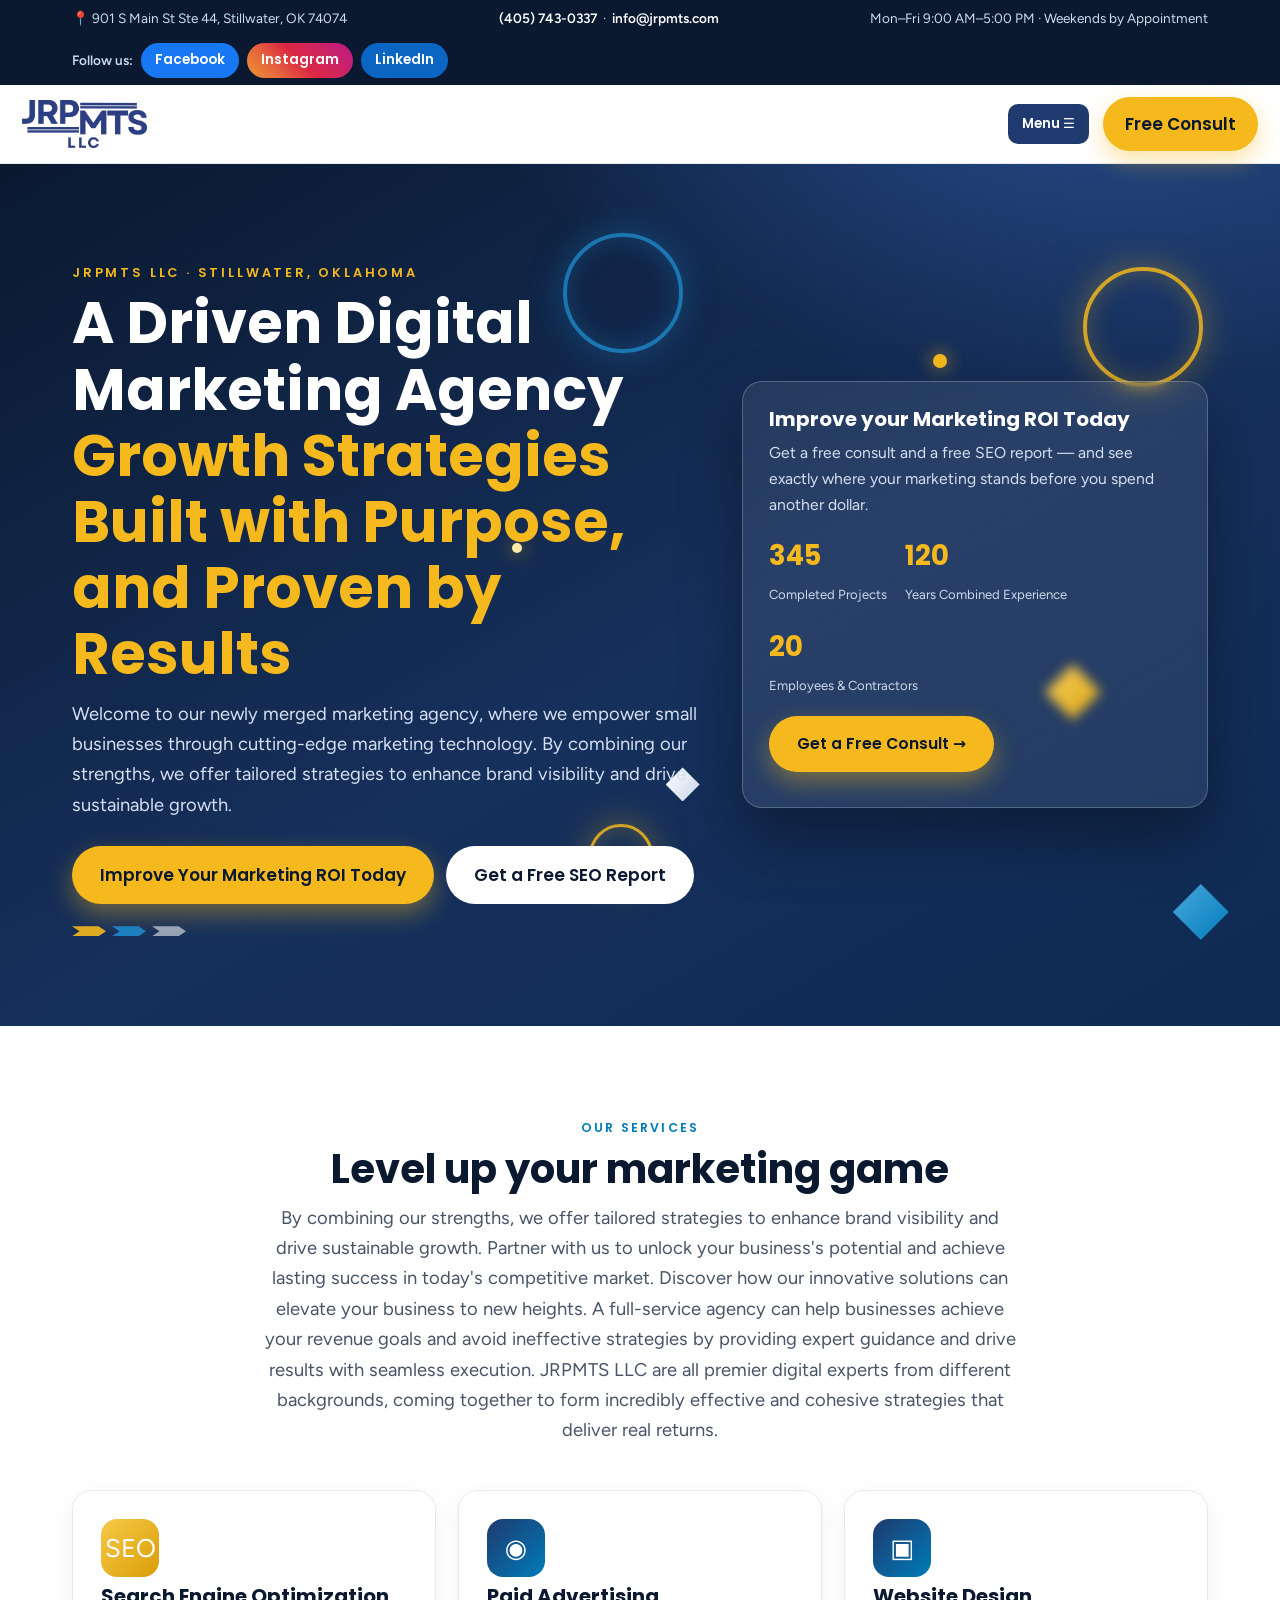
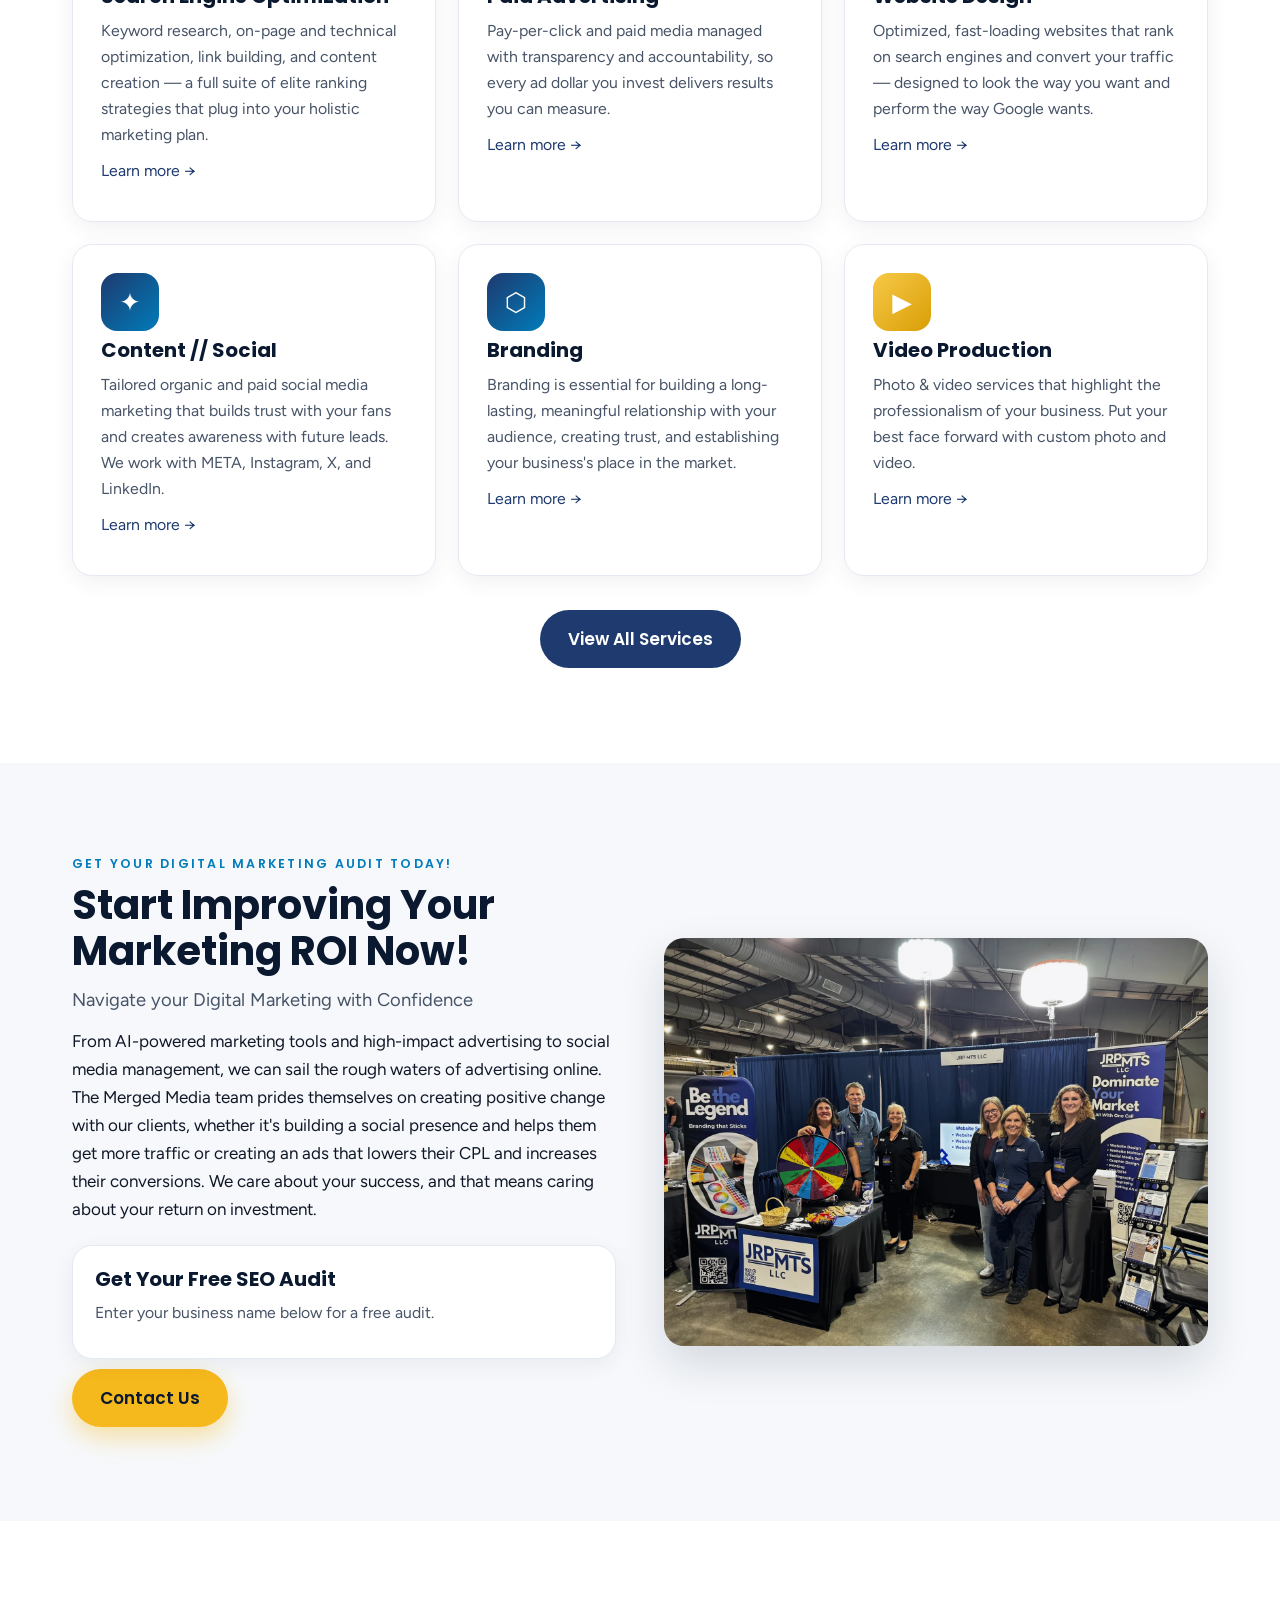
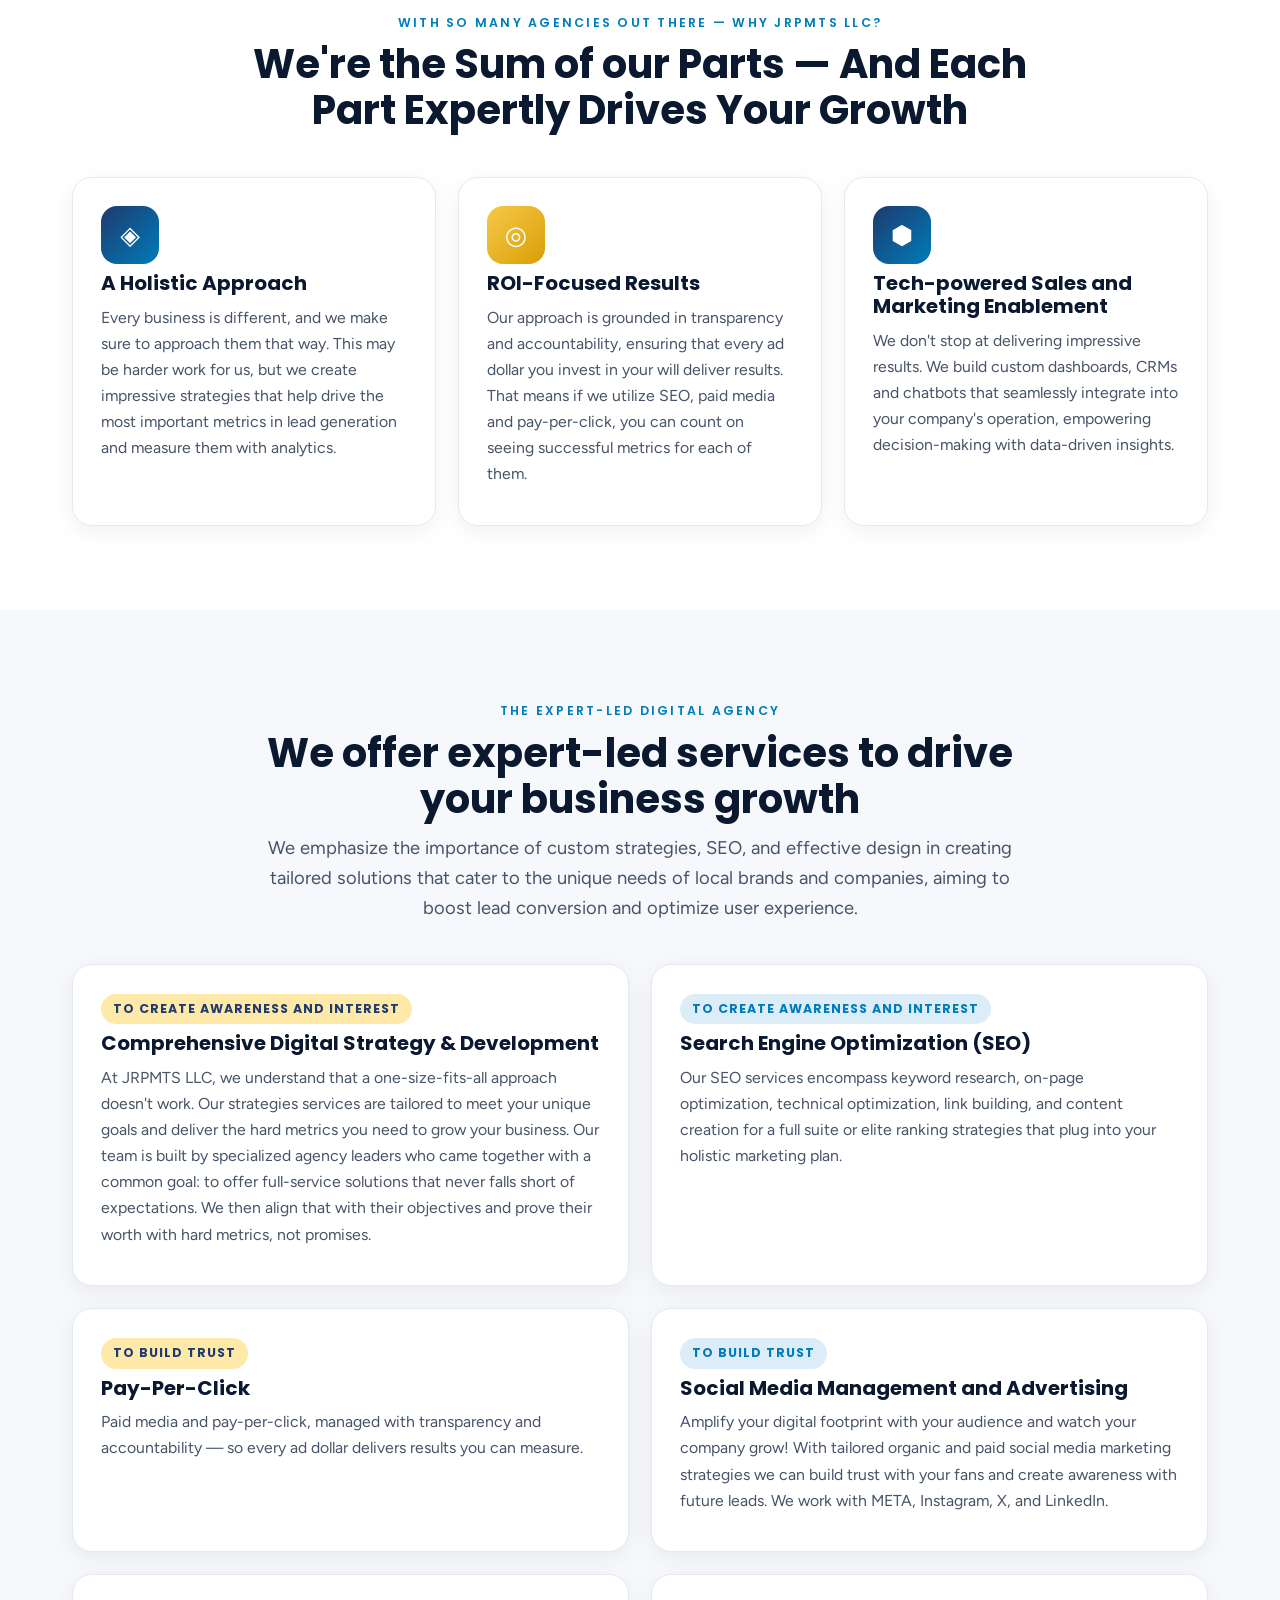
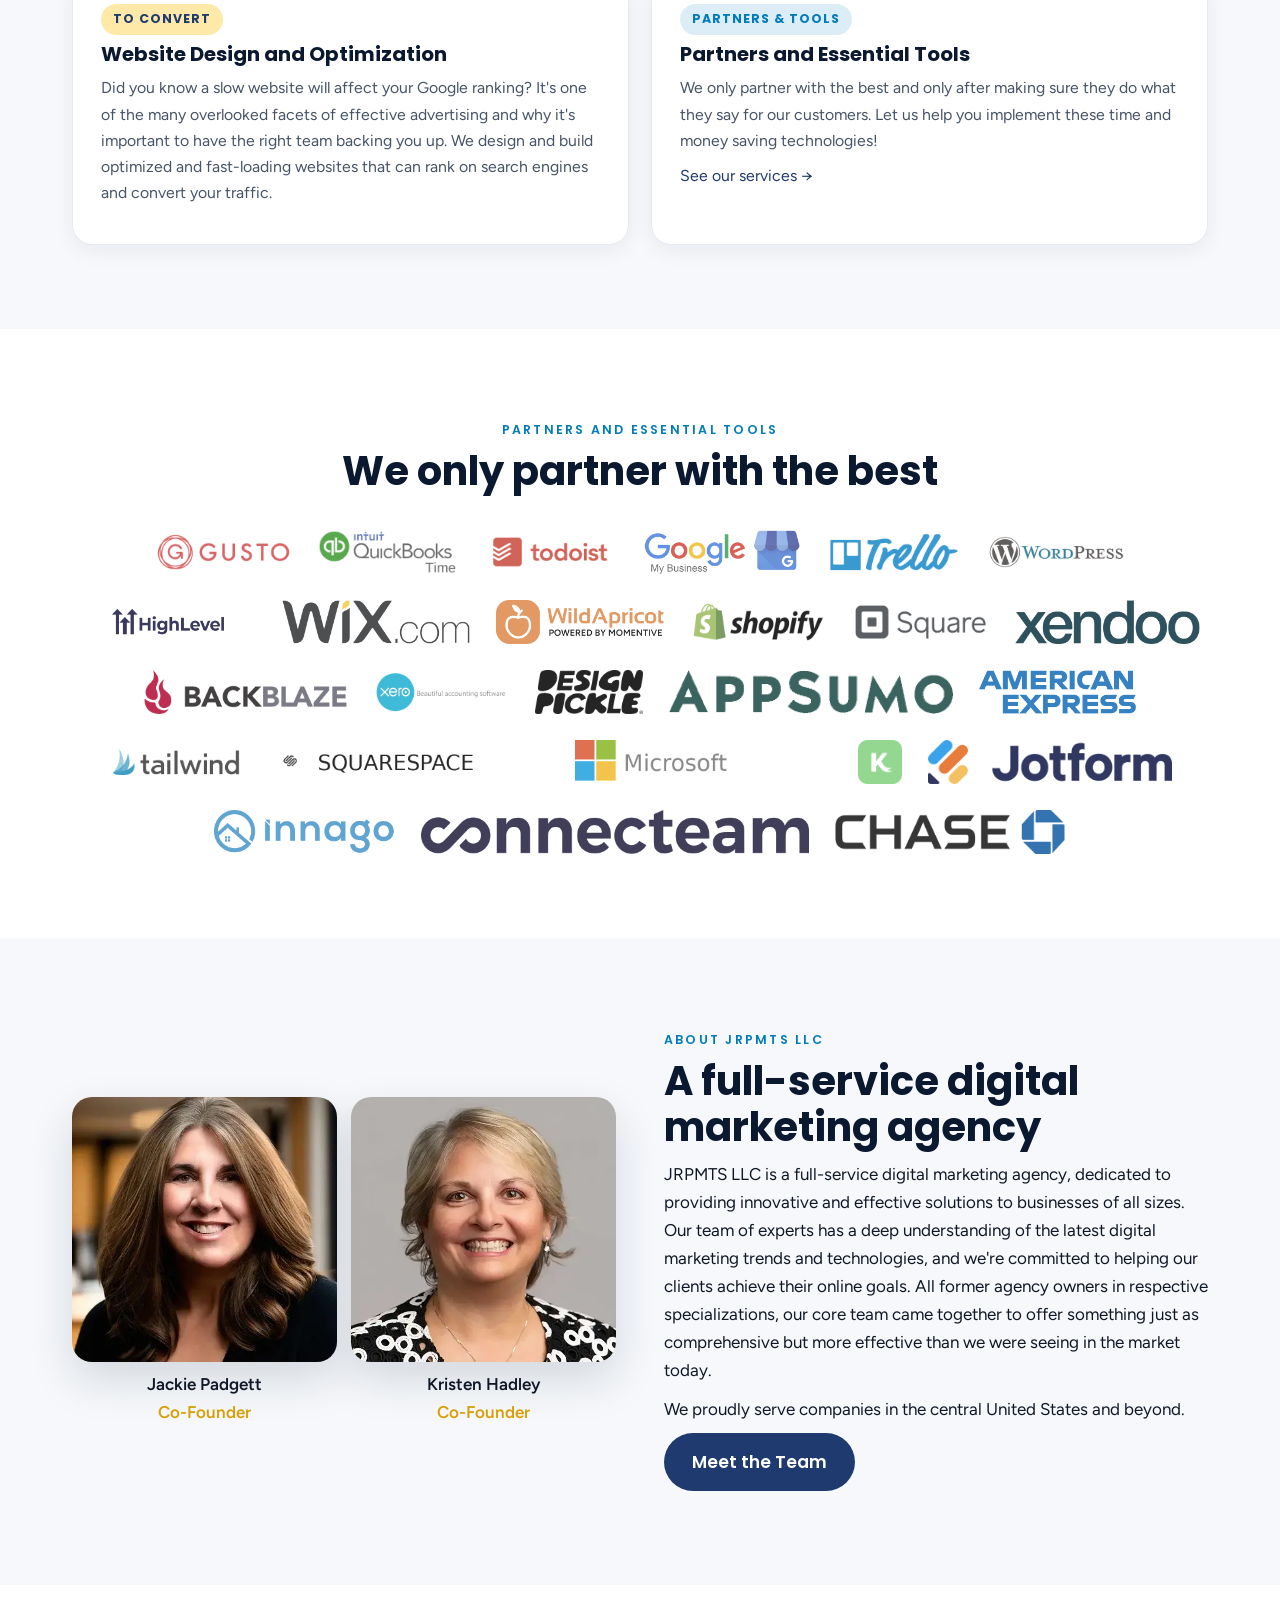
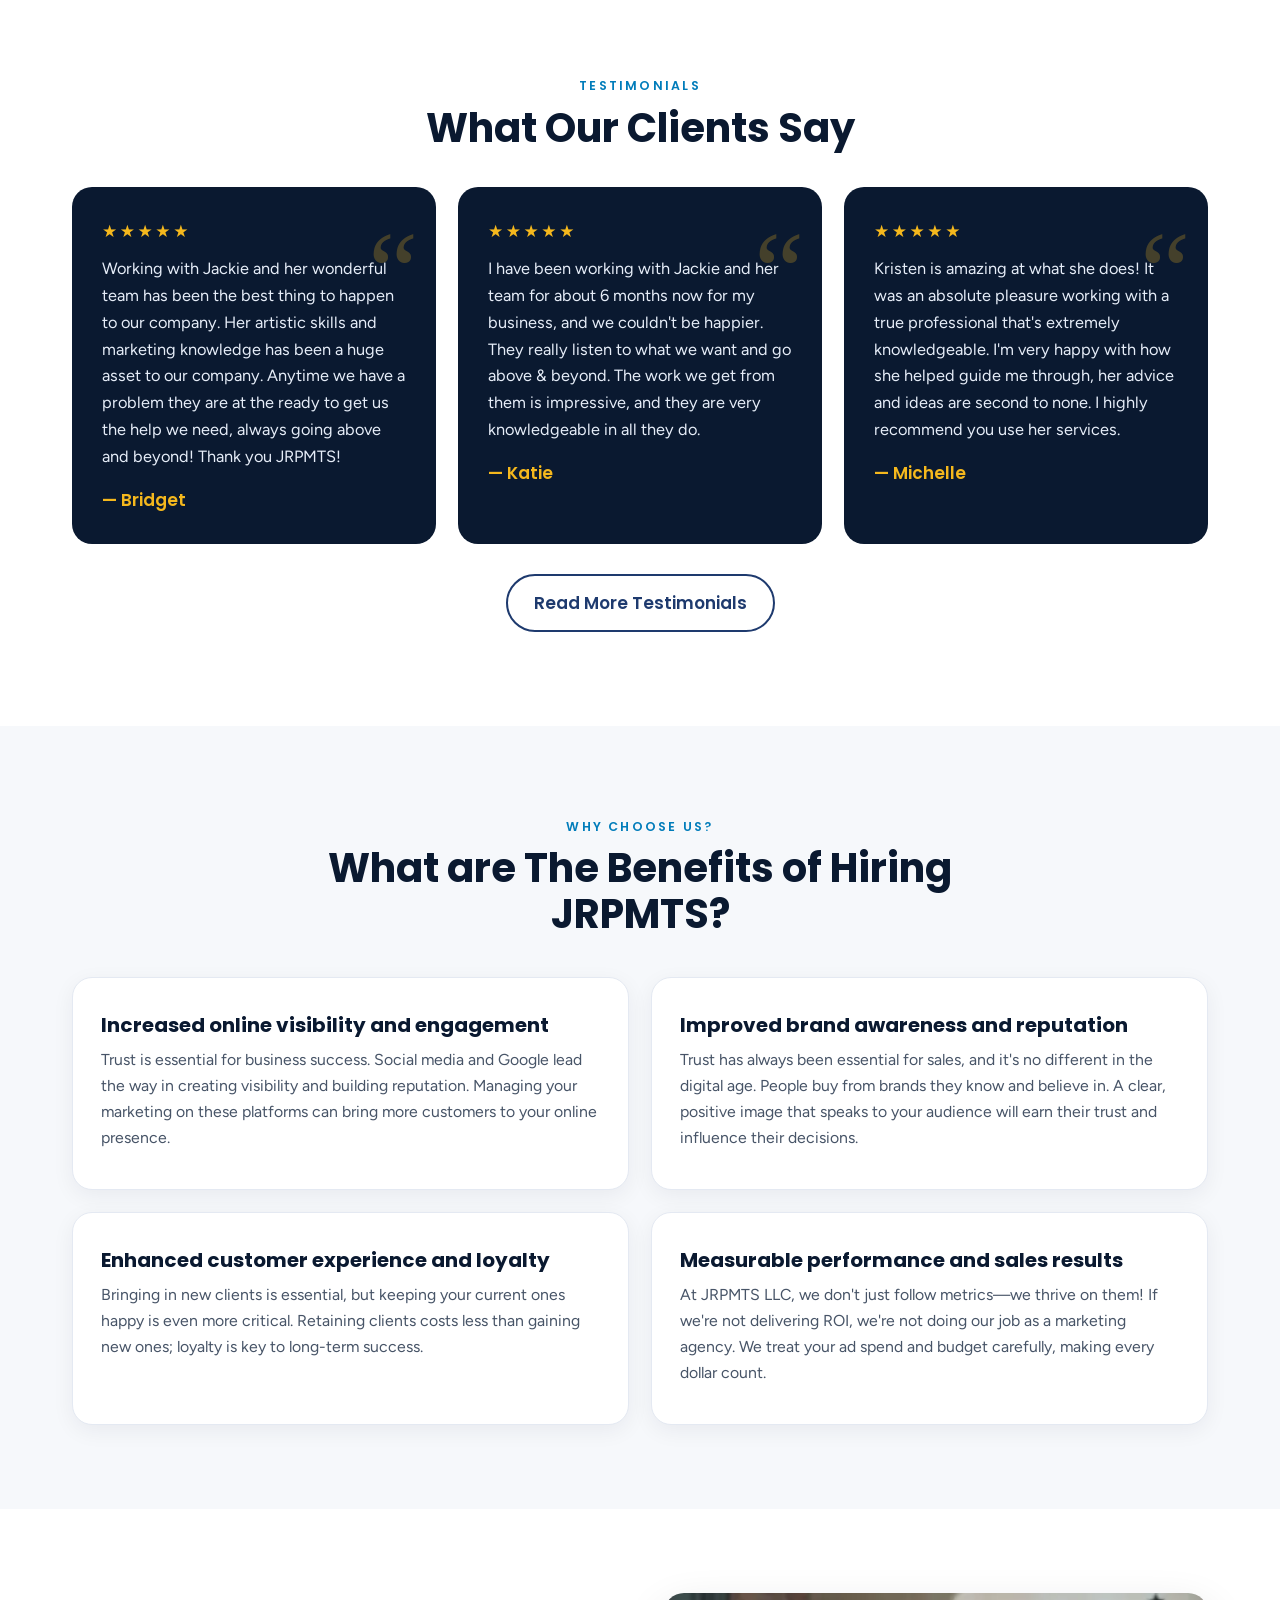
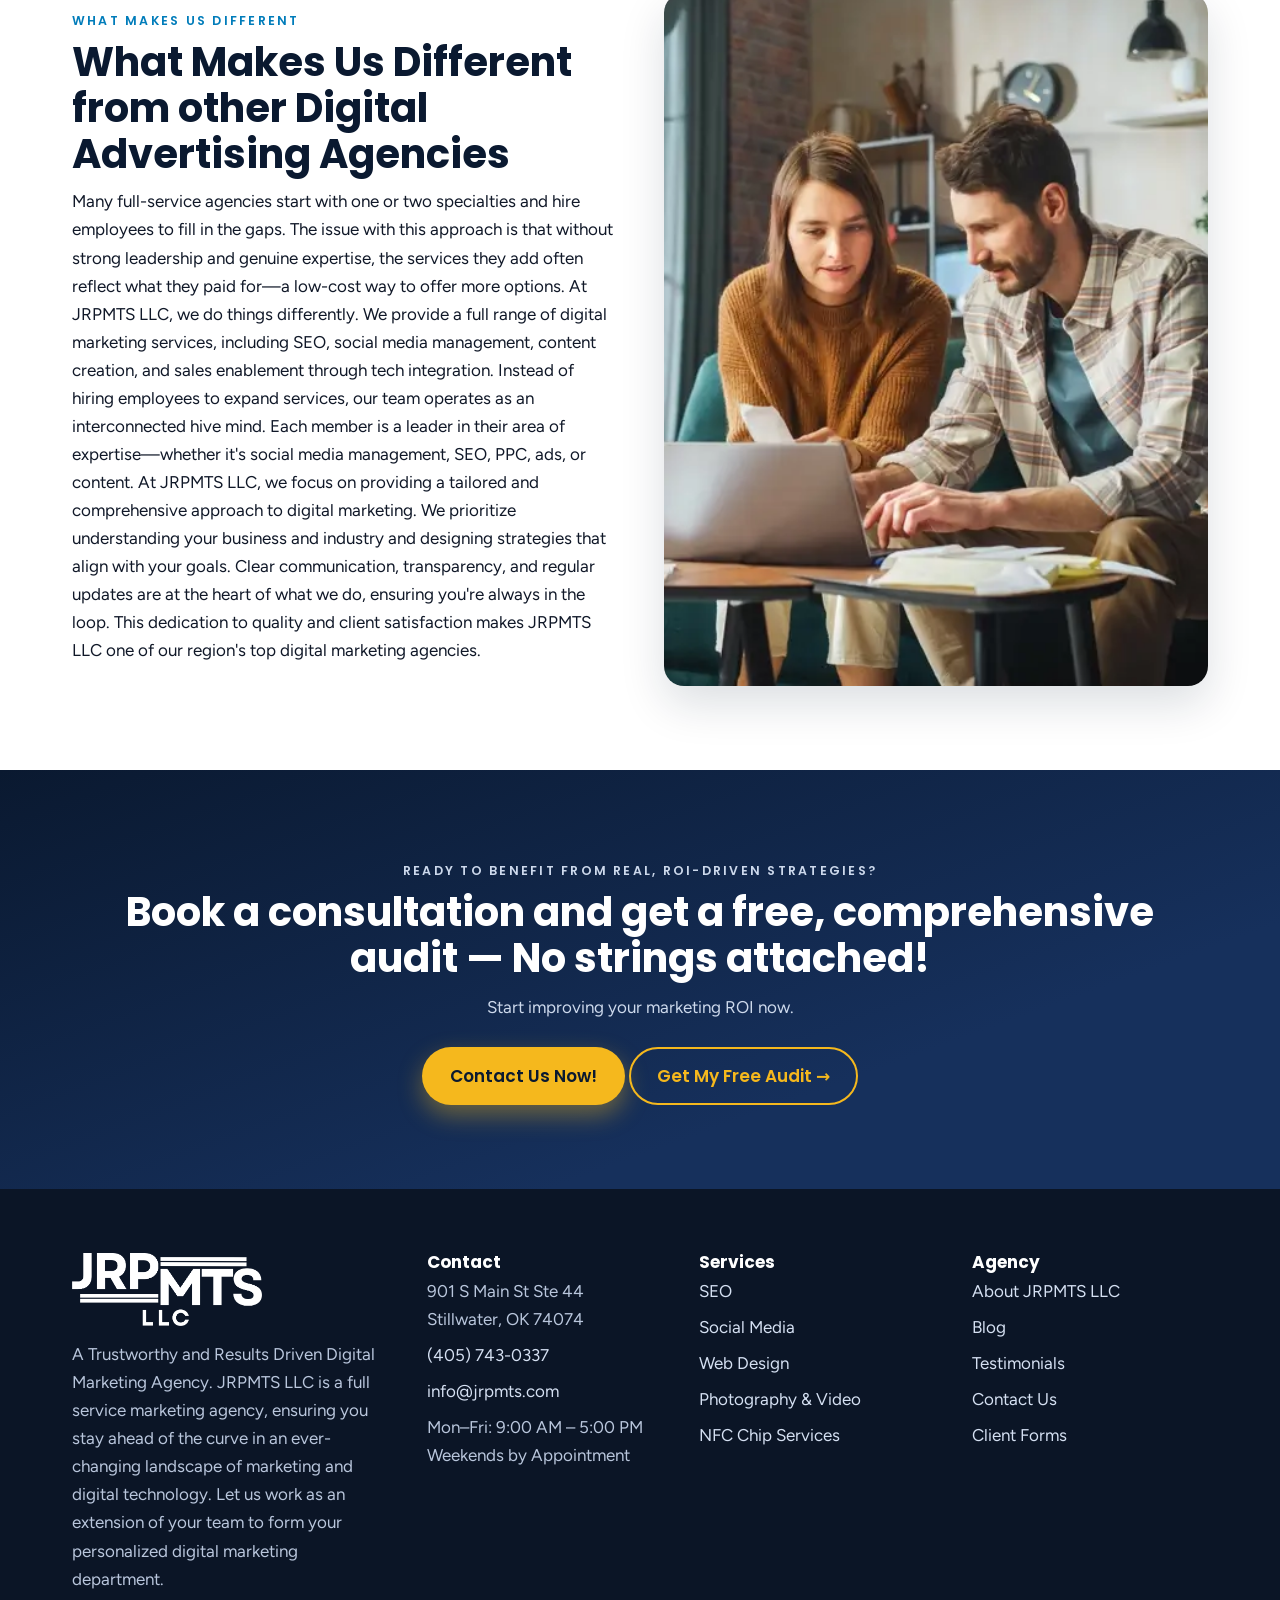
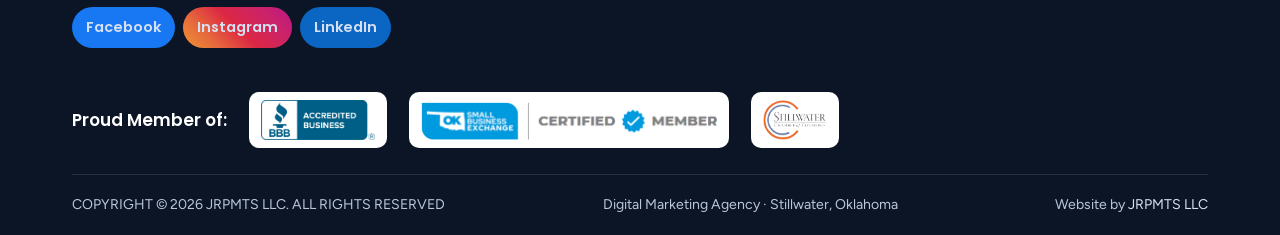
<file: index.html>
<!DOCTYPE html>
<html lang="en">
<head>
<meta charset="UTF-8">
<meta name="viewport" content="width=device-width, initial-scale=1.0">
<title>JRPMTS LLC — Digital Marketing Agency in Stillwater, OK</title>
<meta name="description" content="JRPMTS LLC is a full-service digital marketing agency in Stillwater, OK — SEO, paid advertising, website design, social media, branding and video production. Growth strategies built with purpose, and proven by results.">
<!-- Social share preview (Open Graph / Twitter). Live domain since the
     2026-11-21 DNS switch to Cloudflare Pages. -->
<meta property="og:type" content="website">
<meta property="og:site_name" content="JRPMTS LLC">
<meta property="og:title" content="JRPMTS LLC — Digital Marketing Agency in Stillwater, OK">
<meta property="og:description" content="JRPMTS LLC is a full-service digital marketing agency in Stillwater, OK — SEO, paid advertising, website design, social media, branding and video production. Growth strategies built with purpose, and proven by results.">
<meta property="og:url" content="https://jrpmts.com/">
<meta property="og:image" content="https://jrpmts.com/images/og-image.jpg">
<meta property="og:image:width" content="1200">
<meta property="og:image:height" content="630">
<meta property="og:image:alt" content="JRPMTS LLC — Digital Marketing Agency in Stillwater, OK">
<meta name="twitter:card" content="summary_large_image">
<meta name="twitter:title" content="JRPMTS LLC — Digital Marketing Agency in Stillwater, OK">
<meta name="twitter:description" content="JRPMTS LLC is a full-service digital marketing agency in Stillwater, OK — SEO, paid advertising, website design, social media, branding and video production. Growth strategies built with purpose, and proven by results.">
<meta name="twitter:image" content="https://jrpmts.com/images/og-image.jpg">
<link rel="canonical" href="https://jrpmts.com/">
<script type="application/ld+json">{"@context": "https://schema.org", "@type": "ProfessionalService", "name": "JRPMTS LLC", "description": "JRPMTS LLC is a full-service digital marketing agency in Stillwater, OK \u2014 SEO, paid advertising, website design, social media, branding and video production. Growth strategies built with purpose, and proven by results.", "url": "https://jrpmts.com/", "telephone": "+1-405-743-0337", "email": "info@jrpmts.com", "address": {"@type": "PostalAddress", "streetAddress": "901 S Main St Ste 44", "addressLocality": "Stillwater", "addressRegion": "OK", "postalCode": "74074", "addressCountry": "US"}, "geo": {"@type": "GeoCoordinates", "latitude": 36.1156, "longitude": -97.0584}, "openingHoursSpecification": {"@type": "OpeningHoursSpecification", "dayOfWeek": ["Monday", "Tuesday", "Wednesday", "Thursday", "Friday"], "opens": "09:00", "closes": "17:00"}, "sameAs": ["https://www.facebook.com/jrpmts", "https://www.instagram.com/jrpmts", "https://www.linkedin.com/company/104409253/"]}</script>
<link rel="icon" href="/favicon.ico" sizes="any">
<link rel="icon" type="image/png" sizes="32x32" href="/images/favicon-32.png">
<link rel="apple-touch-icon" href="/apple-touch-icon.png">
<link rel="preconnect" href="https://fonts.googleapis.com">
<link rel="preconnect" href="https://fonts.gstatic.com" crossorigin>
<link href="https://fonts.googleapis.com/css2?family=Poppins:wght@500;600;700;800&family=Figtree:wght@400;500;600;700&display=swap" rel="stylesheet">
<link rel="stylesheet" href="/styles.css?v=2">
<script src="/vendor/three.min.js" defer></script>
<script src="/main.js" defer></script>
</head>
<body>
<div class="topbar"><div class="wrap">
<span class="tb-addr">📍 901 S Main St Ste 44, Stillwater, OK 74074</span>
<span class="tb-contact"><a href="tel:+14057430337">(405) 743-0337</a> &nbsp;·&nbsp; <a href="mailto:info@jrpmts.com">info@jrpmts.com</a></span>
<span class="tb-hours">Mon–Fri 9:00 AM–5:00 PM · Weekends by Appointment</span>
<span class="social-bar"><span>Follow us:</span><a class="fb" href="https://www.facebook.com/jrpmts" aria-label="JRPMTS on Facebook" target="_blank" rel="noopener">Facebook</a><a class="ig" href="https://www.instagram.com/jrpmts" aria-label="JRPMTS on Instagram" target="_blank" rel="noopener">Instagram</a><a class="li" href="https://www.linkedin.com/company/104409253/" aria-label="JRPMTS on LinkedIn" target="_blank" rel="noopener">LinkedIn</a></span>
</div></div>
<header class="site"><div class="navwrap">
<a class="brand" href="/"><img src="/images/logo-white.webp" alt="JRPMTS LLC — Digital Marketing Agency in Stillwater, OK" width="220" height="85"></a>
<button class="menu-btn" id="menuBtn" type="button" aria-expanded="false" aria-controls="mainNav" aria-label="Toggle navigation menu">Menu ☰</button>
<nav class="main" id="mainNav">
<a href="/" class="active">Home</a>
<a href="/about/">About</a>
<a href="/services/">Services</a>
<a href="/services/web-design/">Web Design</a>
<a href="/services/nfc-chip-services/">NFC Chip Services</a>
<a href="/clients/">Clients</a>
<a href="/forms/">Forms</a>
<a href="/testimonials/">Testimonials</a>
<a href="/blog/">Blog</a>
<a href="/contact/">Contact</a>
</nav>
<div class="nav-cta"><a class="phone" href="tel:+14057430337">(405) 743-0337</a><a class="btn btn-gold" href="/contact/">Free Consult</a></div>
</div></header>

<main>
<section class="hero"><div class="hero-3d-fallback" aria-hidden="true"><i class="hf-ring gold"></i><i class="hf-diamond gold"></i><i class="hf-ring blue"></i><i class="hf-dot"></i><i class="hf-diamond blue"></i><i class="hf-ring gold small"></i><i class="hf-dot gold"></i><i class="hf-diamond white"></i></div><canvas id="hero3d" class="hero3d" aria-hidden="true"></canvas><div class="wrap">
<div>
<p class="kicker">JRPMTS LLC · Stillwater, Oklahoma</p>
<h1>A Driven Digital<br>Marketing Agency<br><span class="gold">Growth Strategies Built with Purpose, and Proven by Results</span></h1>
<p class="lead">Welcome to our newly merged marketing agency, where we empower small businesses through cutting-edge marketing technology. By combining our strengths, we offer tailored strategies to enhance brand visibility and drive sustainable growth.</p>
<div class="hero-cta">
<a class="btn btn-gold" href="/contact/">Improve Your Marketing ROI Today</a>
<a class="btn btn-light" href="/#free-audit">Get a Free SEO Report</a>
</div>
<div class="chev" aria-hidden="true"><i></i><i></i><i></i></div>
</div>
<div class="hero-card tilt reveal in"><div class="inner">
<h3>Improve your Marketing ROI Today</h3>
<p>Get a free consult and a free SEO report — and see exactly where your marketing stands before you spend another dollar.</p>
<div class="stat-row">
<div class="stat"><b>345</b><span>Completed Projects</span></div>
<div class="stat"><b>120</b><span>Years Combined Experience</span></div>
<div class="stat"><b>20</b><span>Employees &amp; Contractors</span></div>
</div>
<p style="margin-top:18px"><a class="btn btn-gold" href="/contact/">Get a Free Consult →</a></p>
</div></div>
</div></section>
<section class="section"><div class="wrap">
<div class="center reveal" style="max-width:760px;margin:0 auto 44px">
<p class="eyebrow">Our Services</p>
<h2>Level up your marketing game</h2>
<p class="lead">By combining our strengths, we offer tailored strategies to enhance brand visibility and drive sustainable growth. Partner with us to unlock your business's potential and achieve lasting success in today's competitive market. Discover how our innovative solutions can elevate your business to new heights. A full-service agency can help businesses achieve your revenue goals and avoid ineffective strategies by providing expert guidance and drive results with seamless execution. JRPMTS LLC are all premier digital experts from different backgrounds, coming together to form incredibly effective and cohesive strategies that deliver real returns.</p>
</div>
<div class="grid c3">
<article class="card tilt reveal"><div class="inner">
<div class="icon gold">SEO</div><h3>Search Engine Optimization</h3><p>Keyword research, on-page and technical optimization, link building, and content creation — a full suite of elite ranking strategies that plug into your holistic marketing plan.</p>
<p><a href="/services/">Learn more →</a></p></div></article>
<article class="card tilt reveal"><div class="inner">
<div class="icon ">◉</div><h3>Paid Advertising</h3><p>Pay-per-click and paid media managed with transparency and accountability, so every ad dollar you invest delivers results you can measure.</p>
<p><a href="/services/">Learn more →</a></p></div></article>
<article class="card tilt reveal"><div class="inner">
<div class="icon ">▣</div><h3>Website Design</h3><p>Optimized, fast-loading websites that rank on search engines and convert your traffic — designed to look the way you want and perform the way Google wants.</p>
<p><a href="/services/web-design/">Learn more →</a></p></div></article>
<article class="card tilt reveal"><div class="inner">
<div class="icon ">✦</div><h3>Content // Social</h3><p>Tailored organic and paid social media marketing that builds trust with your fans and creates awareness with future leads. We work with META, Instagram, X, and LinkedIn.</p>
<p><a href="/services/">Learn more →</a></p></div></article>
<article class="card tilt reveal"><div class="inner">
<div class="icon ">⬡</div><h3>Branding</h3><p>Branding is essential for building a long-lasting, meaningful relationship with your audience, creating trust, and establishing your business's place in the market.</p>
<p><a href="/services/">Learn more →</a></p></div></article>
<article class="card tilt reveal"><div class="inner">
<div class="icon gold">▶</div><h3>Video Production</h3><p>Photo &amp; video services that highlight the professionalism of your business. Put your best face forward with custom photo and video.</p>
<p><a href="/services/">Learn more →</a></p></div></article>
</div>
<p class="center" style="margin-top:34px"><a class="btn btn-navy" href="/services/">View All Services</a></p>
</div></section>

<section class="section tint"><div class="wrap">
<div class="split">
<div class="reveal">
<p class="eyebrow">Get Your Digital Marketing Audit Today!</p>
<h2>Start Improving Your Marketing ROI Now!</h2>
<p class="lead">Navigate your Digital Marketing with Confidence</p>
<p>From AI-powered marketing tools and high-impact advertising to social media management, we can sail the rough waters of advertising online. The Merged Media team prides themselves on creating positive change with our clients, whether it's building a social presence and helps them get more traffic or creating an ads that lowers their CPL and increases their conversions. We care about your success, and that means caring about your return on investment.</p>
<div id="free-audit" class="card reveal" style="padding:22px;margin-top:22px">
<h3 style="margin-top:0">Get Your Free SEO Audit</h3>
<p>Enter your business name below for a free audit.</p>
<script data-widget-id="63b89c16f3f6bbdba0b58985c1e5f73b06c0331e" src="https://www.local-marketing-reports.com/m/assets-v2/lead-gen/js/external/widget-builder.js"></script>
</div>
<p><a class="btn btn-gold" href="/contact/">Contact Us</a></p>
</div>
<div class="reveal"><img class="rounded" src="/images/jrpmts-expo-photo.webp" alt="The JRPMTS LLC team at their conference expo booth" loading="lazy"></div>
</div>
</div></section>

<section class="section"><div class="wrap">
<div class="center reveal" style="max-width:780px;margin:0 auto 44px">
<p class="eyebrow">With So Many Agencies Out There — Why JRPMTS LLC?</p>
<h2>We're the Sum of our Parts — And Each Part Expertly Drives Your Growth</h2>
</div>
<div class="grid c3">
<article class="card tilt reveal"><div class="inner"><div class="icon">◈</div><h3>A Holistic Approach</h3><p>Every business is different, and we make sure to approach them that way. This may be harder work for us, but we create impressive strategies that help drive the most important metrics in lead generation and measure them with analytics.</p></div></article>
<article class="card tilt reveal"><div class="inner"><div class="icon gold">◎</div><h3>ROI-Focused Results</h3><p>Our approach is grounded in transparency and accountability, ensuring that every ad dollar you invest in your will deliver results. That means if we utilize SEO, paid media and pay-per-click, you can count on seeing successful metrics for each of them.</p></div></article>
<article class="card tilt reveal"><div class="inner"><div class="icon">⬢</div><h3>Tech-powered Sales and Marketing Enablement</h3><p>We don't stop at delivering impressive results. We build custom dashboards, CRMs and chatbots that seamlessly integrate into your company's operation, empowering decision-making with data-driven insights.</p></div></article>
</div>
</div></section>

<section class="section tint"><div class="wrap">
<div class="center reveal" style="max-width:780px;margin:0 auto 40px">
<p class="eyebrow">The Expert-led Digital Agency</p>
<h2>We offer expert-led services to drive your business growth</h2>
<p class="lead">We emphasize the importance of custom strategies, SEO, and effective design in creating tailored solutions that cater to the unique needs of local brands and companies, aiming to boost lead conversion and optimize user experience.</p>
</div>
<div class="grid c2">
<article class="card reveal"><span class="pill">To Create Awareness and Interest</span><h3>Comprehensive Digital Strategy &amp; Development</h3><p>At JRPMTS LLC, we understand that a one-size-fits-all approach doesn't work. Our strategies services are tailored to meet your unique goals and deliver the hard metrics you need to grow your business. Our team is built by specialized agency leaders who came together with a common goal: to offer full-service solutions that never falls short of expectations. We then align that with their objectives and prove their worth with hard metrics, not promises.</p></article>
<article class="card reveal"><span class="pill blue">To Create Awareness and Interest</span><h3>Search Engine Optimization (SEO)</h3><p>Our SEO services encompass keyword research, on-page optimization, technical optimization, link building, and content creation for a full suite or elite ranking strategies that plug into your holistic marketing plan.</p></article>
<article class="card reveal"><span class="pill">To Build Trust</span><h3>Pay-Per-Click</h3><p>Paid media and pay-per-click, managed with transparency and accountability — so every ad dollar delivers results you can measure.</p></article>
<article class="card reveal"><span class="pill blue">To Build Trust</span><h3>Social Media Management and Advertising</h3><p>Amplify your digital footprint with your audience and watch your company grow! With tailored organic and paid social media marketing strategies we can build trust with your fans and create awareness with future leads. We work with META, Instagram, X, and LinkedIn.</p></article>
<article class="card reveal"><span class="pill">To Convert</span><h3>Website Design and Optimization</h3><p>Did you know a slow website will affect your Google ranking? It's one of the many overlooked facets of effective advertising and why it's important to have the right team backing you up. We design and build optimized and fast-loading websites that can rank on search engines and convert your traffic.</p></article>
<article class="card reveal"><span class="pill blue">Partners &amp; Tools</span><h3>Partners and Essential Tools</h3><p>We only partner with the best and only after making sure they do what they say for our customers. Let us help you implement these time and money saving technologies!</p><p><a href="/services/">See our services →</a></p></article>
</div>
</div></section>

<section class="section"><div class="wrap">
<div class="center reveal" style="margin-bottom:36px">
<p class="eyebrow">Partners and Essential Tools</p>
<h2>We only partner with the best</h2>
</div>
<div class="partner-strip reveal">
<a href="https://gusto.com/" target="_blank" rel="noopener"><img src="/images/partners/gusto-logo.png" alt="Gusto" loading="lazy"></a>
<a href="https://quickbooks.intuit.com/" target="_blank" rel="noopener"><img src="/images/partners/QuickBooks-time.webp" alt="QuickBooks Time" loading="lazy"></a>
<a href="https://www.todoist.com/" target="_blank" rel="noopener"><img src="/images/partners/todoist-logo.png" alt="Todoist" loading="lazy"></a>
<a href="https://business.google.com/" target="_blank" rel="noopener"><img src="/images/partners/google-my-business-logo-png-transparent.png" alt="Google Business Profile" loading="lazy"></a>
<a href="https://trello.com/kristenworkit/recommend" target="_blank" rel="noopener"><img src="/images/partners/trello-logo.png" alt="Trello" loading="lazy"></a>
<a href="https://wordpress.org/" target="_blank" rel="noopener"><img src="/images/partners/wordpress-logo.png" alt="WordPress" loading="lazy"></a>
<a href="https://www.gohighlevel.com/?fp_ref=jrp-mts-llc38" target="_blank" rel="noopener"><img src="/images/partners/gohighlevel-logo.webp" alt="GoHighLevel" loading="lazy"></a>
<a href="https://mastersts.com/contact-us/" target="_blank" rel="noopener"><img src="/images/partners/Wix.com_Logo.svg_.png" alt="Wix" loading="lazy"></a>
<a href="https://register.wildapricot.com/?refcode=UK5SR7U1XL" target="_blank" rel="noopener"><img src="/images/partners/wild-apricot-logo.png" alt="Wild Apricot" loading="lazy"></a>
<a href="https://www.shopify.com/?ref=masters-technology-services-llc" target="_blank" rel="noopener"><img src="/images/partners/shopify-logo.png" alt="Shopify" loading="lazy"></a>
<a href="https://mts.sh/squareup/" target="_blank" rel="noopener"><img src="/images/partners/squareup-logo.png" alt="Square" loading="lazy"></a>
<a href="https://www.xendoo.com/learn-more?fp_ref=mtsts" target="_blank" rel="noopener"><img src="/images/partners/xendoo-logo.png" alt="Xendoo" loading="lazy"></a>
<a href="https://www.backblaze.com/cloud-backup.html#af9rtv" target="_blank" rel="noopener"><img src="/images/partners/blackblaze-logo.png" alt="Backblaze" loading="lazy"></a>
<a href="https://mastersts.com/xero/" target="_blank" rel="noopener"><img src="/images/partners/xero-logo.png" alt="Xero" loading="lazy"></a>
<a href="http://share.designpickle.com/rDLCQ" target="_blank" rel="noopener"><img src="/images/partners/design-pickle-logo.png" alt="Design Pickle" loading="lazy"></a>
<a href="https://mts.sh/appsumo/" target="_blank" rel="noopener"><img src="/images/partners/appsumo-logo.png" alt="AppSumo" loading="lazy"></a>
<a href="http://refer.amex.us/KRISTHpcnH?xl=cpce" target="_blank" rel="noopener"><img src="/images/partners/american-express-logo.png" alt="American Express" loading="lazy"></a>
<a href="http://bit.ly/wtailwind" target="_blank" rel="noopener"><img src="/images/partners/tailwind-logo.png" alt="Tailwind" loading="lazy"></a>
<a href="https://mastersts.com/contact-us/" target="_blank" rel="noopener"><img src="/images/partners/squarespace-logo.webp" alt="Squarespace" loading="lazy"></a>
<a href="https://mastersts.com/contact-us/" target="_blank" rel="noopener"><img src="/images/partners/microsoft-logo.png" alt="Microsoft" loading="lazy"></a>
<a href="https://www.komododecks.com/?via=kristen" target="_blank" rel="noopener"><img src="/images/partners/komodo-logo.png" alt="Komodo" loading="lazy"></a>
<a href="https://www.jotform.com/?referral=HgvZ7qh7P4" target="_blank" rel="noopener"><img src="/images/partners/jotform-logo.png" alt="Jotform" loading="lazy"></a>
<a href="https://innago.com/best-rental-management-software-mbl/?utm_source=ReferAndEarn&amp;utm_medium=Affiliate+Program&amp;utm_campaign=11111111&amp;utm_id=Krist79797" target="_blank" rel="noopener"><img src="/images/partners/Innago-logo.png" alt="Innago" loading="lazy"></a>
<a href="https://mts.sh/connecteam/" target="_blank" rel="noopener"><img src="/images/partners/connecteam-logo.png" alt="Connecteam" loading="lazy"></a>
<a href="http://mts.sh/chase" target="_blank" rel="noopener"><img src="/images/partners/logo_chase_headerfooter.png" alt="Chase" loading="lazy"></a>
</div>
</div></section>

<section class="section tint"><div class="wrap">
<div class="split">
<div class="reveal"><div style="display:grid;grid-template-columns:1fr 1fr;gap:14px"><figure style="margin:0"><img class="rounded" src="/images/jackie-padgett.webp" alt="Jackie Padgett, Co-Founder of JRPMTS LLC" loading="lazy" style="width:100%"><figcaption style="text-align:center;font-weight:600;margin-top:8px">Jackie Padgett<br><span style="color:var(--gold-deep)">Co-Founder</span></figcaption></figure><figure style="margin:0"><img class="rounded" src="/images/kristen-hadley.webp" alt="Kristen Hadley, Co-Founder of JRPMTS LLC" loading="lazy" style="width:100%"><figcaption style="text-align:center;font-weight:600;margin-top:8px">Kristen Hadley<br><span style="color:var(--gold-deep)">Co-Founder</span></figcaption></figure></div></div>
<div class="reveal">
<p class="eyebrow">About JRPMTS LLC</p>
<h2>A full-service digital marketing agency</h2>
<p>JRPMTS LLC is a full-service digital marketing agency, dedicated to providing innovative and effective solutions to businesses of all sizes. Our team of experts has a deep understanding of the latest digital marketing trends and technologies, and we're committed to helping our clients achieve their online goals. All former agency owners in respective specializations, our core team came together to offer something just as comprehensive but more effective than we were seeing in the market today.</p>
<p>We proudly serve companies in the central United States and beyond.</p>
<p><a class="btn btn-navy" href="/about/">Meet the Team</a></p>
</div>
</div>
</div></section>

<section class="section"><div class="wrap">
<div class="center reveal" style="margin-bottom:36px">
<p class="eyebrow">Testimonials</p>
<h2>What Our Clients Say</h2>
</div>
<div class="grid c3">
<blockquote class="quote tilt reveal"><div class="inner"><div class="stars">★★★★★</div><p>Working with Jackie and her wonderful team has been the best thing to happen to our company. Her artistic skills and marketing knowledge has been a huge asset to our company. Anytime we have a problem they are at the ready to get us the help we need, always going above and beyond! Thank you JRPMTS!</p><footer>— Bridget</footer></div></blockquote>
<blockquote class="quote tilt reveal"><div class="inner"><div class="stars">★★★★★</div><p>I have been working with Jackie and her team for about 6 months now for my business, and we couldn't be happier. They really listen to what we want and go above &amp; beyond. The work we get from them is impressive, and they are very knowledgeable in all they do.</p><footer>— Katie</footer></div></blockquote>
<blockquote class="quote tilt reveal"><div class="inner"><div class="stars">★★★★★</div><p>Kristen is amazing at what she does! It was an absolute pleasure working with a true professional that's extremely knowledgeable. I'm very happy with how she helped guide me through, her advice and ideas are second to none. I highly recommend you use her services.</p><footer>— Michelle</footer></div></blockquote>
</div>
<p class="center" style="margin-top:30px"><a class="btn btn-outline" style="color:var(--navy);border-color:var(--navy)" href="/testimonials/">Read More Testimonials</a></p>
</div></section>

<section class="section tint"><div class="wrap">
<div class="center reveal" style="max-width:780px;margin:0 auto 40px">
<p class="eyebrow">Why Choose Us?</p>
<h2>What are The Benefits of Hiring JRPMTS?</h2>
</div>
<div class="grid c2">
<article class="card reveal"><h3>Increased online visibility and engagement</h3><p>Trust is essential for business success. Social media and Google lead the way in creating visibility and building reputation. Managing your marketing on these platforms can bring more customers to your online presence.</p></article>
<article class="card reveal"><h3>Improved brand awareness and reputation</h3><p>Trust has always been essential for sales, and it's no different in the digital age. People buy from brands they know and believe in. A clear, positive image that speaks to your audience will earn their trust and influence their decisions.</p></article>
<article class="card reveal"><h3>Enhanced customer experience and loyalty</h3><p>Bringing in new clients is essential, but keeping your current ones happy is even more critical. Retaining clients costs less than gaining new ones; loyalty is key to long-term success.</p></article>
<article class="card reveal"><h3>Measurable performance and sales results</h3><p>At JRPMTS LLC, we don't just follow metrics—we thrive on them! If we're not delivering ROI, we're not doing our job as a marketing agency. We treat your ad spend and budget carefully, making every dollar count.</p></article>
</div>
</div></section>

<section class="section"><div class="wrap">
<div class="split">
<div class="reveal">
<p class="eyebrow">What Makes Us Different</p>
<h2>What Makes Us Different from other Digital Advertising Agencies</h2>
<p>Many full-service agencies start with one or two specialties and hire employees to fill in the gaps. The issue with this approach is that without strong leadership and genuine expertise, the services they add often reflect what they paid for—a low-cost way to offer more options. At JRPMTS LLC, we do things differently. We provide a full range of digital marketing services, including SEO, social media management, content creation, and sales enablement through tech integration. Instead of hiring employees to expand services, our team operates as an interconnected hive mind. Each member is a leader in their area of expertise—whether it's social media management, SEO, PPC, ads, or content. At JRPMTS LLC, we focus on providing a tailored and comprehensive approach to digital marketing. We prioritize understanding your business and industry and designing strategies that align with your goals. Clear communication, transparency, and regular updates are at the heart of what we do, ensuring you're always in the loop. This dedication to quality and client satisfaction makes JRPMTS LLC one of our region's top digital marketing agencies.</p>
</div>
<div class="reveal"><img class="rounded" src="/images/couple-form.webp" alt="A JRPMTS client completing a form with the team" loading="lazy"></div>
</div>
</div></section>
<section class="section navy"><div class="wrap center reveal">
<p class="eyebrow gold">Ready to Benefit from Real, ROI-Driven Strategies?</p>
<h2>Book a consultation and get a free, comprehensive audit — No strings attached!</h2>
<p style="max-width:640px;margin:12px auto 26px">Start improving your marketing ROI now.</p>
<a class="btn btn-gold" href="/contact/">Contact Us Now!</a>
<a class="btn btn-outline" href="/#free-audit">Get My Free Audit →</a>
</div></section>
</main>
<footer class="site"><div class="wrap">
<div class="foot-grid">
<div>
<img src="/images/logo-white.webp" alt="JRPMTS LLC" width="190" height="73" style="filter:brightness(0) invert(1);margin-bottom:14px">
<p>A Trustworthy and Results Driven Digital Marketing Agency. JRPMTS LLC is a full service marketing agency, ensuring you stay ahead of the curve in an ever-changing landscape of marketing and digital technology. Let us work as an extension of your team to form your personalized digital marketing department.</p>
<div class="social-bar"><span>Follow us:</span><a class="fb" href="https://www.facebook.com/jrpmts" aria-label="JRPMTS on Facebook" target="_blank" rel="noopener">Facebook</a><a class="ig" href="https://www.instagram.com/jrpmts" aria-label="JRPMTS on Instagram" target="_blank" rel="noopener">Instagram</a><a class="li" href="https://www.linkedin.com/company/104409253/" aria-label="JRPMTS on LinkedIn" target="_blank" rel="noopener">LinkedIn</a></div>
</div>
<div>
<h4>Contact</h4>
<ul>
<li>901 S Main St Ste 44<br>Stillwater, OK 74074</li>
<li><a href="tel:+14057430337">(405) 743-0337</a></li>
<li><a href="mailto:info@jrpmts.com">info@jrpmts.com</a></li>
<li>Mon–Fri: 9:00 AM – 5:00 PM<br>Weekends by Appointment</li>
</ul>
</div>
<div>
<h4>Services</h4>
<ul>
<li><a href="/services/">SEO</a></li>
<li><a href="/services/">Social Media</a></li>
<li><a href="/services/web-design/">Web Design</a></li>
<li><a href="/services/">Photography &amp; Video</a></li>
<li><a href="/services/nfc-chip-services/">NFC Chip Services</a></li>
</ul>
</div>
<div>
<h4>Agency</h4>
<ul>
<li><a href="/about/">About JRPMTS LLC</a></li>
<li><a href="/blog/">Blog</a></li>
<li><a href="/testimonials/">Testimonials</a></li>
<li><a href="/contact/">Contact Us</a></li>
<li><a href="/forms/">Client Forms</a></li>
</ul>
</div>
</div>
<div class="badges" style="padding-bottom:26px">
<span style="color:#fff;font-family:var(--font-head);font-weight:600">Proud Member of:</span>
<img src="/images/bbb-seal.png" alt="BBB Accredited Business seal">
<img src="/images/ok-certified.png" alt="Oklahoma Certified Member">
<img src="/images/chamber-logo.webp" alt="Stillwater Chamber of Commerce member logo">
</div>
<div class="foot-bottom">
<span>COPYRIGHT © 2026 JRPMTS LLC. ALL RIGHTS RESERVED</span>
<span>Digital Marketing Agency · Stillwater, Oklahoma</span>
<span>Website by <a href="https://jrpmts.com">JRPMTS LLC</a></span>
</div>
</div></footer>
</body>
</html>
</file>
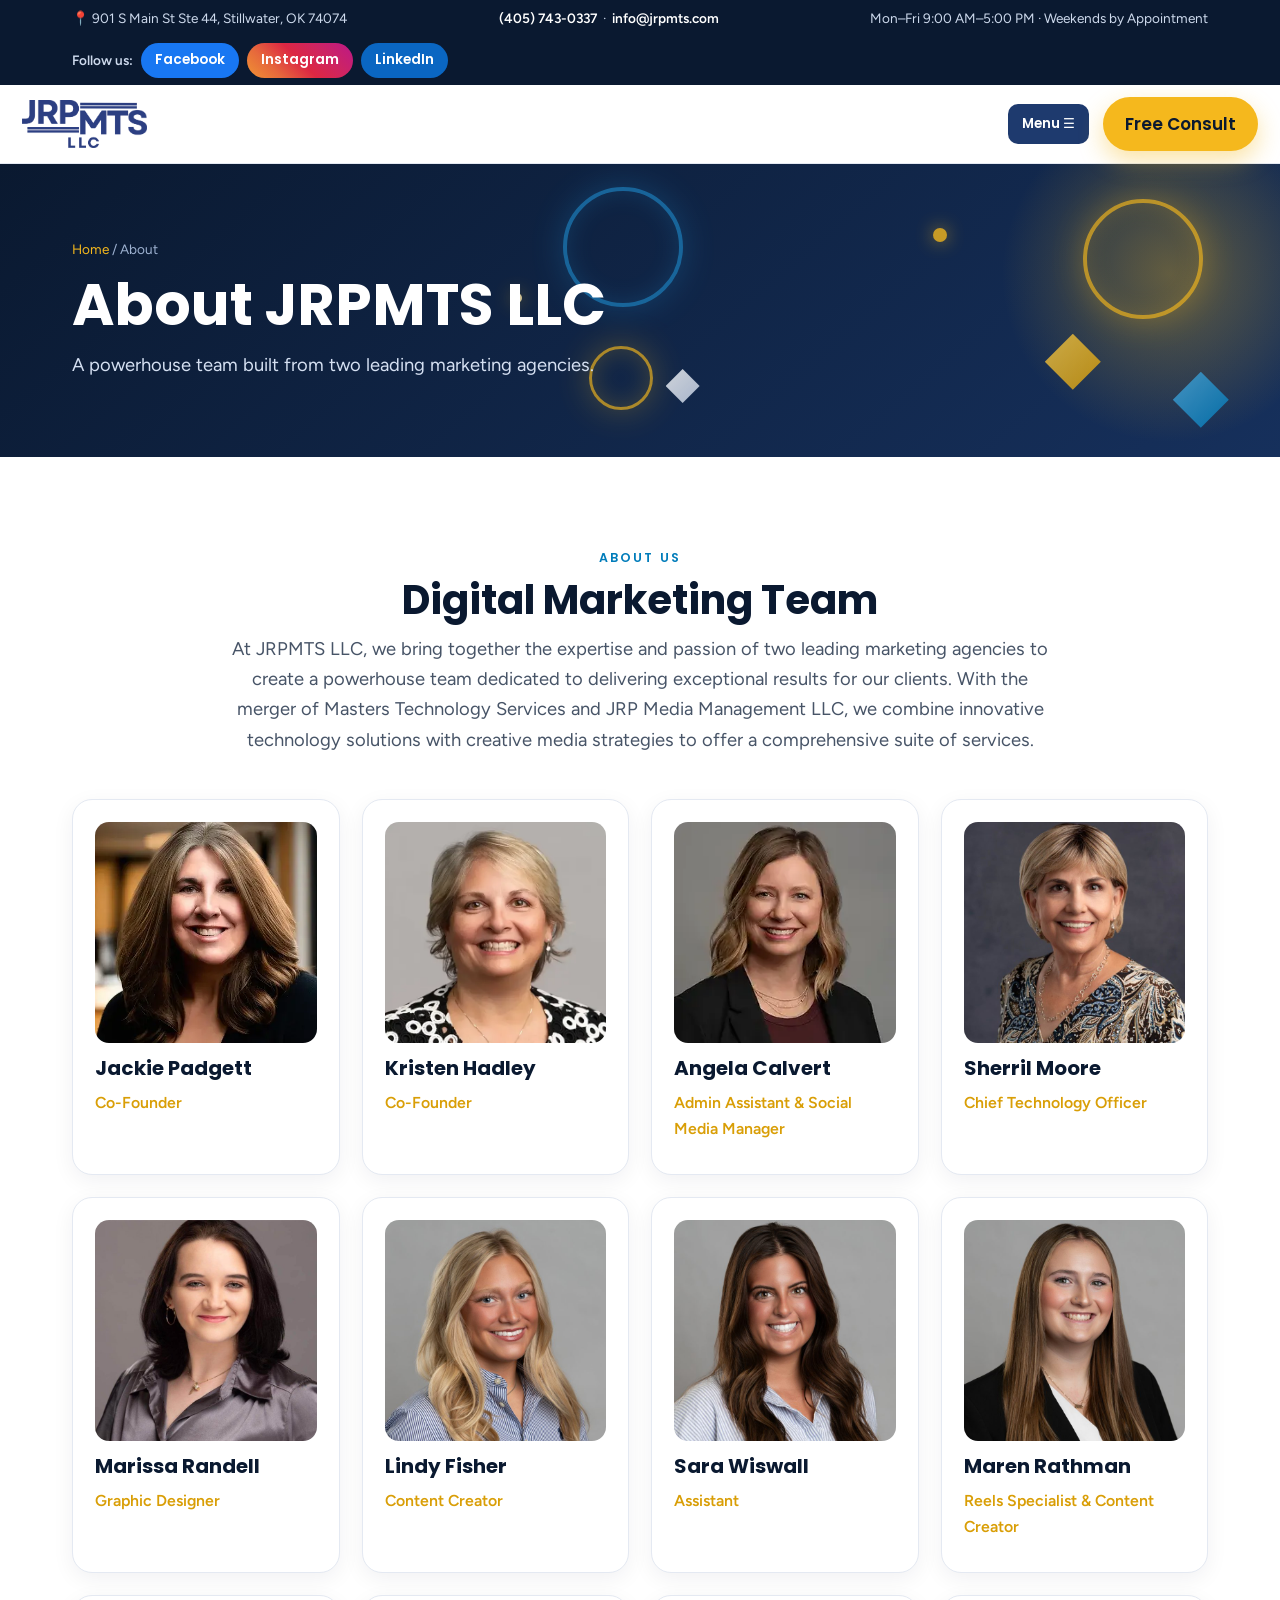
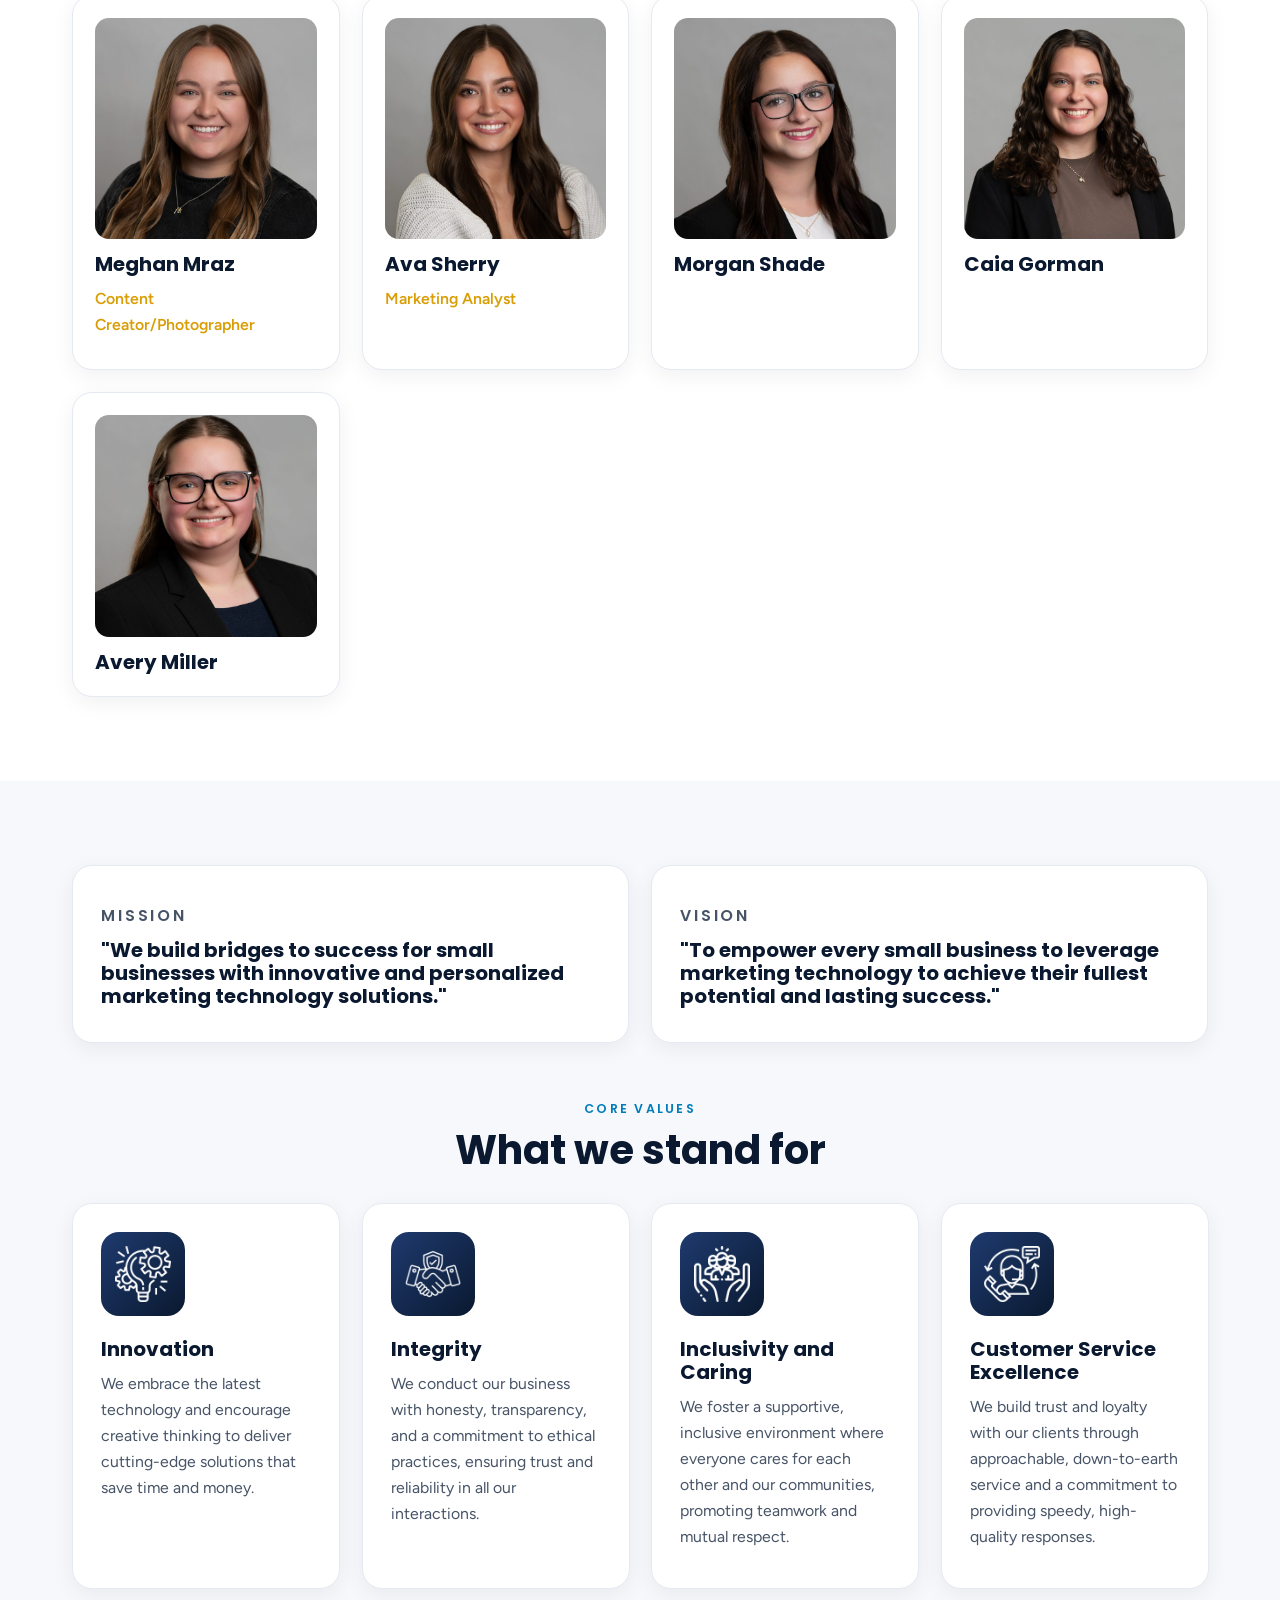
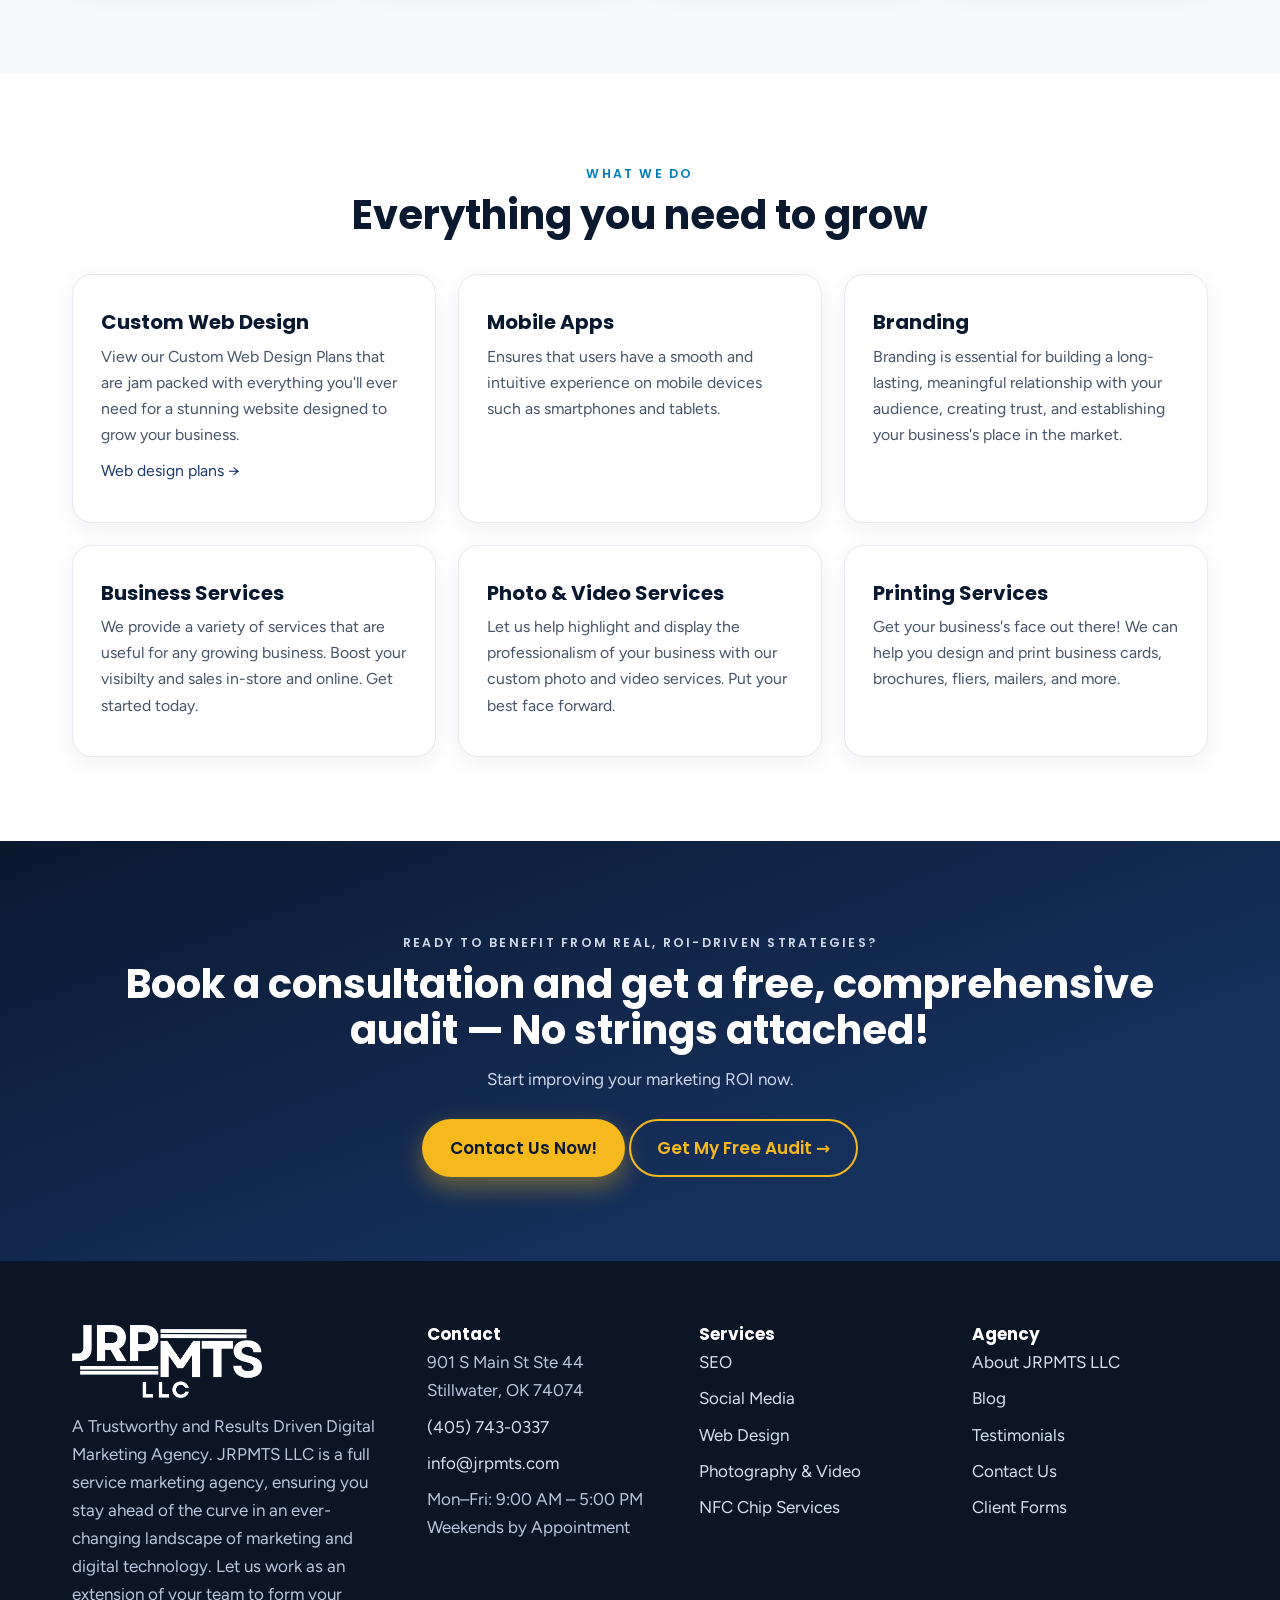
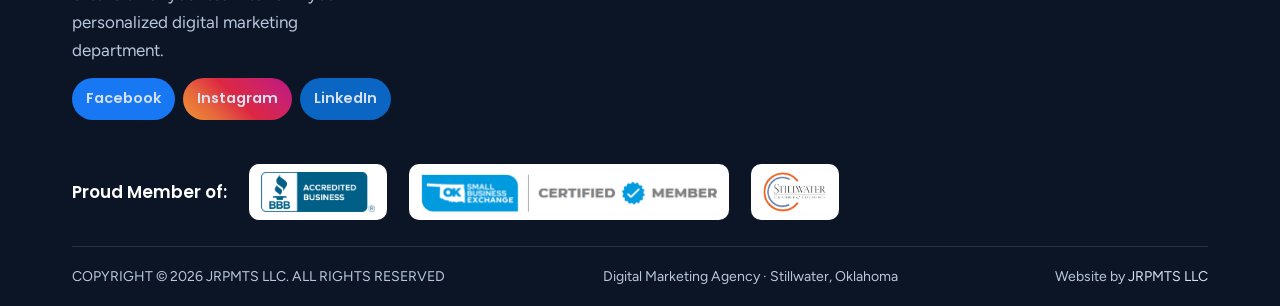
<file: about/index.html>
<!DOCTYPE html>
<html lang="en">
<head>
<meta charset="UTF-8">
<meta name="viewport" content="width=device-width, initial-scale=1.0">
<title>About JRPMTS LLC — Stillwater, OK Marketing Agency</title>
<meta name="description" content="Meet the JRPMTS LLC team — the merger of Masters Technology Services and JRP Media Management LLC, serving small businesses in Stillwater, OK and beyond.">
<!-- Social share preview (Open Graph / Twitter). Live domain since the
     2026-11-21 DNS switch to Cloudflare Pages. -->
<meta property="og:type" content="website">
<meta property="og:site_name" content="JRPMTS LLC">
<meta property="og:title" content="About JRPMTS LLC — Stillwater, OK Marketing Agency">
<meta property="og:description" content="Meet the JRPMTS LLC team — the merger of Masters Technology Services and JRP Media Management LLC, serving small businesses in Stillwater, OK and beyond.">
<meta property="og:url" content="https://jrpmts.com/about/">
<meta property="og:image" content="https://jrpmts.com/images/og-image.jpg">
<meta property="og:image:width" content="1200">
<meta property="og:image:height" content="630">
<meta property="og:image:alt" content="JRPMTS LLC — Digital Marketing Agency in Stillwater, OK">
<meta name="twitter:card" content="summary_large_image">
<meta name="twitter:title" content="About JRPMTS LLC — Stillwater, OK Marketing Agency">
<meta name="twitter:description" content="Meet the JRPMTS LLC team — the merger of Masters Technology Services and JRP Media Management LLC, serving small businesses in Stillwater, OK and beyond.">
<meta name="twitter:image" content="https://jrpmts.com/images/og-image.jpg">
<link rel="canonical" href="https://jrpmts.com/about/">
<script type="application/ld+json">{"@context": "https://schema.org", "@type": "ProfessionalService", "name": "JRPMTS LLC", "description": "Meet the JRPMTS LLC team \u2014 the merger of Masters Technology Services and JRP Media Management LLC, serving small businesses in Stillwater, OK and beyond.", "url": "https://jrpmts.com/", "telephone": "+1-405-743-0337", "email": "info@jrpmts.com", "address": {"@type": "PostalAddress", "streetAddress": "901 S Main St Ste 44", "addressLocality": "Stillwater", "addressRegion": "OK", "postalCode": "74074", "addressCountry": "US"}, "geo": {"@type": "GeoCoordinates", "latitude": 36.1156, "longitude": -97.0584}, "openingHoursSpecification": {"@type": "OpeningHoursSpecification", "dayOfWeek": ["Monday", "Tuesday", "Wednesday", "Thursday", "Friday"], "opens": "09:00", "closes": "17:00"}, "sameAs": ["https://www.facebook.com/jrpmts", "https://www.instagram.com/jrpmts", "https://www.linkedin.com/company/104409253/"]}</script>
<link rel="icon" href="/favicon.ico" sizes="any">
<link rel="icon" type="image/png" sizes="32x32" href="/images/favicon-32.png">
<link rel="apple-touch-icon" href="/apple-touch-icon.png">
<link rel="preconnect" href="https://fonts.googleapis.com">
<link rel="preconnect" href="https://fonts.gstatic.com" crossorigin>
<link href="https://fonts.googleapis.com/css2?family=Poppins:wght@500;600;700;800&family=Figtree:wght@400;500;600;700&display=swap" rel="stylesheet">
<link rel="stylesheet" href="/styles.css?v=2">
<script src="/vendor/three.min.js" defer></script>
<script src="/main.js" defer></script>
</head>
<body>
<div class="topbar"><div class="wrap">
<span class="tb-addr">📍 901 S Main St Ste 44, Stillwater, OK 74074</span>
<span class="tb-contact"><a href="tel:+14057430337">(405) 743-0337</a> &nbsp;·&nbsp; <a href="mailto:info@jrpmts.com">info@jrpmts.com</a></span>
<span class="tb-hours">Mon–Fri 9:00 AM–5:00 PM · Weekends by Appointment</span>
<span class="social-bar"><span>Follow us:</span><a class="fb" href="https://www.facebook.com/jrpmts" aria-label="JRPMTS on Facebook" target="_blank" rel="noopener">Facebook</a><a class="ig" href="https://www.instagram.com/jrpmts" aria-label="JRPMTS on Instagram" target="_blank" rel="noopener">Instagram</a><a class="li" href="https://www.linkedin.com/company/104409253/" aria-label="JRPMTS on LinkedIn" target="_blank" rel="noopener">LinkedIn</a></span>
</div></div>
<header class="site"><div class="navwrap">
<a class="brand" href="/"><img src="/images/logo-white.webp" alt="JRPMTS LLC — Digital Marketing Agency in Stillwater, OK" width="220" height="85"></a>
<button class="menu-btn" id="menuBtn" type="button" aria-expanded="false" aria-controls="mainNav" aria-label="Toggle navigation menu">Menu ☰</button>
<nav class="main" id="mainNav">
<a href="/">Home</a>
<a href="/about/" class="active">About</a>
<a href="/services/">Services</a>
<a href="/services/web-design/">Web Design</a>
<a href="/services/nfc-chip-services/">NFC Chip Services</a>
<a href="/clients/">Clients</a>
<a href="/forms/">Forms</a>
<a href="/testimonials/">Testimonials</a>
<a href="/blog/">Blog</a>
<a href="/contact/">Contact</a>
</nav>
<div class="nav-cta"><a class="phone" href="tel:+14057430337">(405) 743-0337</a><a class="btn btn-gold" href="/contact/">Free Consult</a></div>
</div></header>
<section class="pagehero"><div class="hero-3d-fallback" aria-hidden="true"><i class="hf-ring gold"></i><i class="hf-diamond gold"></i><i class="hf-ring blue"></i><i class="hf-dot"></i><i class="hf-diamond blue"></i><i class="hf-ring gold small"></i><i class="hf-dot gold"></i><i class="hf-diamond white"></i></div><canvas class="hero3d" aria-hidden="true"></canvas><div class="wrap">
<div class="crumbs"><a href="/">Home</a> / About</div>
<h1>About JRPMTS LLC</h1>
<p class="lead">A powerhouse team built from two leading marketing agencies.</p>
</div></section>
<main>

<section class="section"><div class="wrap">
<div class="center reveal" style="max-width:820px;margin:0 auto 44px">
<p class="eyebrow">About Us</p>
<h2>Digital Marketing Team</h2>
<p class="lead">At JRPMTS LLC, we bring together the expertise and passion of two leading marketing agencies to create a powerhouse team dedicated to delivering exceptional results for our clients. With the merger of Masters Technology Services and JRP Media Management LLC, we combine innovative technology solutions with creative media strategies to offer a comprehensive suite of services.</p>
</div>
<div class="grid c4">
<article class="card reveal" style="padding:22px"><div><img class="team-photo" src="/images/jackie-padgett.webp" alt="Jackie Padgett" loading="lazy"><h3 style="margin:0">Jackie Padgett</h3><p style='color:var(--gold-deep);font-weight:600'>Co-Founder</p></div></article>
<article class="card reveal" style="padding:22px"><div><img class="team-photo" src="/images/kristen-hadley.webp" alt="Kristen Hadley" loading="lazy"><h3 style="margin:0">Kristen Hadley</h3><p style='color:var(--gold-deep);font-weight:600'>Co-Founder</p></div></article>
<article class="card reveal" style="padding:22px"><div><img class="team-photo" src="/images/angela-calvert.webp" alt="Angela Calvert" loading="lazy"><h3 style="margin:0">Angela Calvert</h3><p style='color:var(--gold-deep);font-weight:600'>Admin Assistant &amp; Social Media Manager</p></div></article>
<article class="card reveal" style="padding:22px"><div><img class="team-photo" src="/images/sherril-moore.jpg" alt="Sherril Moore" loading="lazy"><h3 style="margin:0">Sherril Moore</h3><p style='color:var(--gold-deep);font-weight:600'>Chief Technology Officer</p></div></article>
<article class="card reveal" style="padding:22px"><div><img class="team-photo" src="/images/marissa-randell.jpg" alt="Marissa Randell" loading="lazy"><h3 style="margin:0">Marissa Randell</h3><p style='color:var(--gold-deep);font-weight:600'>Graphic Designer</p></div></article>
<article class="card reveal" style="padding:22px"><div><img class="team-photo" src="/images/lindy-fisher.jpg" alt="Lindy Fisher" loading="lazy"><h3 style="margin:0">Lindy Fisher</h3><p style='color:var(--gold-deep);font-weight:600'>Content Creator</p></div></article>
<article class="card reveal" style="padding:22px"><div><img class="team-photo" src="/images/sara-wiswall.jpg" alt="Sara Wiswall" loading="lazy"><h3 style="margin:0">Sara Wiswall</h3><p style='color:var(--gold-deep);font-weight:600'>Assistant</p></div></article>
<article class="card reveal" style="padding:22px"><div><img class="team-photo" src="/images/maren-rathman.jpg" alt="Maren Rathman" loading="lazy"><h3 style="margin:0">Maren Rathman</h3><p style='color:var(--gold-deep);font-weight:600'>Reels Specialist &amp; Content Creator</p></div></article>
<article class="card reveal" style="padding:22px"><div><img class="team-photo" src="/images/meghan-mraz.jpg" alt="Meghan Mraz" loading="lazy"><h3 style="margin:0">Meghan Mraz</h3><p style='color:var(--gold-deep);font-weight:600'>Content Creator/Photographer</p></div></article>
<article class="card reveal" style="padding:22px"><div><img class="team-photo" src="/images/ava-sherry.jpg" alt="Ava Sherry" loading="lazy"><h3 style="margin:0">Ava Sherry</h3><p style='color:var(--gold-deep);font-weight:600'>Marketing Analyst</p></div></article>
<article class="card reveal" style="padding:22px"><div><img class="team-photo" src="/images/morgan-shade.jpg" alt="Morgan Shade" loading="lazy"><h3 style="margin:0">Morgan Shade</h3></div></article>
<article class="card reveal" style="padding:22px"><div><img class="team-photo" src="/images/caia-gorman.jpg" alt="Caia Gorman" loading="lazy"><h3 style="margin:0">Caia Gorman</h3></div></article>
<article class="card reveal" style="padding:22px"><div><img class="team-photo" src="/images/avery-miller.jpg" alt="Avery Miller" loading="lazy"><h3 style="margin:0">Avery Miller</h3></div></article>
</div>
</div></section>
<section class="section tint"><div class="wrap">
<div class="grid c2">
<div class="card reveal"><p class="eyebrow">Mission</p><h3>"We build bridges to success for small businesses with innovative and personalized marketing technology solutions."</h3></div>
<div class="card reveal"><p class="eyebrow">Vision</p><h3>"To empower every small business to leverage marketing technology to achieve their fullest potential and lasting success."</h3></div>
</div>
<div class="center reveal" style="margin:56px 0 30px"><p class="eyebrow">Core Values</p><h2>What we stand for</h2></div>
<div class="grid c4">
<article class="card tilt reveal"><div class="inner"><span class="icon-tile"><img src="/images/innovation.webp" alt="Innovation icon"></span><h3>Innovation</h3><p>We embrace the latest technology and encourage creative thinking to deliver cutting-edge solutions that save time and money.</p></div></article>
<article class="card tilt reveal"><div class="inner"><span class="icon-tile"><img src="/images/integrity.webp" alt="Integrity icon"></span><h3>Integrity</h3><p>We conduct our business with honesty, transparency, and a commitment to ethical practices, ensuring trust and reliability in all our interactions.</p></div></article>
<article class="card tilt reveal"><div class="inner"><span class="icon-tile"><img src="/images/caring-support.webp" alt="Inclusivity and caring icon"></span><h3>Inclusivity and Caring</h3><p>We foster a supportive, inclusive environment where everyone cares for each other and our communities, promoting teamwork and mutual respect.</p></div></article>
<article class="card tilt reveal"><div class="inner"><span class="icon-tile"><img src="/images/customer-service.webp" alt="Customer service excellence icon"></span><h3>Customer Service Excellence</h3><p>We build trust and loyalty with our clients through approachable, down-to-earth service and a commitment to providing speedy, high-quality responses.</p></div></article>
</div>
</div></section>
<section class="section"><div class="wrap">
<div class="center reveal" style="margin-bottom:36px"><p class="eyebrow">What We Do</p><h2>Everything you need to grow</h2></div>
<div class="grid c3">
<article class="card reveal"><h3>Custom Web Design</h3><p>View our Custom Web Design Plans that are jam packed with everything you'll ever need for a stunning website designed to grow your business.</p><p><a href="/services/web-design/">Web design plans →</a></p></article>
<article class="card reveal"><h3>Mobile Apps</h3><p>Ensures that users have a smooth and intuitive experience on mobile devices such as smartphones and tablets.</p></article>
<article class="card reveal"><h3>Branding</h3><p>Branding is essential for building a long-lasting, meaningful relationship with your audience, creating trust, and establishing your business's place in the market.</p></article>
<article class="card reveal"><h3>Business Services</h3><p>We provide a variety of services that are useful for any growing business. Boost your visibilty and sales in-store and online. Get started today.</p></article>
<article class="card reveal"><h3>Photo &amp; Video Services</h3><p>Let us help highlight and display the professionalism of your business with our custom photo and video services. Put your best face forward.</p></article>
<article class="card reveal"><h3>Printing Services</h3><p>Get your business's face out there! We can help you design and print business cards, brochures, fliers, mailers, and more.</p></article>
</div>
</div></section>
<section class="section navy"><div class="wrap center reveal">
<p class="eyebrow gold">Ready to Benefit from Real, ROI-Driven Strategies?</p>
<h2>Book a consultation and get a free, comprehensive audit — No strings attached!</h2>
<p style="max-width:640px;margin:12px auto 26px">Start improving your marketing ROI now.</p>
<a class="btn btn-gold" href="/contact/">Contact Us Now!</a>
<a class="btn btn-outline" href="/#free-audit">Get My Free Audit →</a>
</div></section>
</main>
<footer class="site"><div class="wrap">
<div class="foot-grid">
<div>
<img src="/images/logo-white.webp" alt="JRPMTS LLC" width="190" height="73" style="filter:brightness(0) invert(1);margin-bottom:14px">
<p>A Trustworthy and Results Driven Digital Marketing Agency. JRPMTS LLC is a full service marketing agency, ensuring you stay ahead of the curve in an ever-changing landscape of marketing and digital technology. Let us work as an extension of your team to form your personalized digital marketing department.</p>
<div class="social-bar"><span>Follow us:</span><a class="fb" href="https://www.facebook.com/jrpmts" aria-label="JRPMTS on Facebook" target="_blank" rel="noopener">Facebook</a><a class="ig" href="https://www.instagram.com/jrpmts" aria-label="JRPMTS on Instagram" target="_blank" rel="noopener">Instagram</a><a class="li" href="https://www.linkedin.com/company/104409253/" aria-label="JRPMTS on LinkedIn" target="_blank" rel="noopener">LinkedIn</a></div>
</div>
<div>
<h4>Contact</h4>
<ul>
<li>901 S Main St Ste 44<br>Stillwater, OK 74074</li>
<li><a href="tel:+14057430337">(405) 743-0337</a></li>
<li><a href="mailto:info@jrpmts.com">info@jrpmts.com</a></li>
<li>Mon–Fri: 9:00 AM – 5:00 PM<br>Weekends by Appointment</li>
</ul>
</div>
<div>
<h4>Services</h4>
<ul>
<li><a href="/services/">SEO</a></li>
<li><a href="/services/">Social Media</a></li>
<li><a href="/services/web-design/">Web Design</a></li>
<li><a href="/services/">Photography &amp; Video</a></li>
<li><a href="/services/nfc-chip-services/">NFC Chip Services</a></li>
</ul>
</div>
<div>
<h4>Agency</h4>
<ul>
<li><a href="/about/">About JRPMTS LLC</a></li>
<li><a href="/blog/">Blog</a></li>
<li><a href="/testimonials/">Testimonials</a></li>
<li><a href="/contact/">Contact Us</a></li>
<li><a href="/forms/">Client Forms</a></li>
</ul>
</div>
</div>
<div class="badges" style="padding-bottom:26px">
<span style="color:#fff;font-family:var(--font-head);font-weight:600">Proud Member of:</span>
<img src="/images/bbb-seal.png" alt="BBB Accredited Business seal">
<img src="/images/ok-certified.png" alt="Oklahoma Certified Member">
<img src="/images/chamber-logo.webp" alt="Stillwater Chamber of Commerce member logo">
</div>
<div class="foot-bottom">
<span>COPYRIGHT © 2026 JRPMTS LLC. ALL RIGHTS RESERVED</span>
<span>Digital Marketing Agency · Stillwater, Oklahoma</span>
<span>Website by <a href="https://jrpmts.com">JRPMTS LLC</a></span>
</div>
</div></footer>
</body>
</html>
</file>
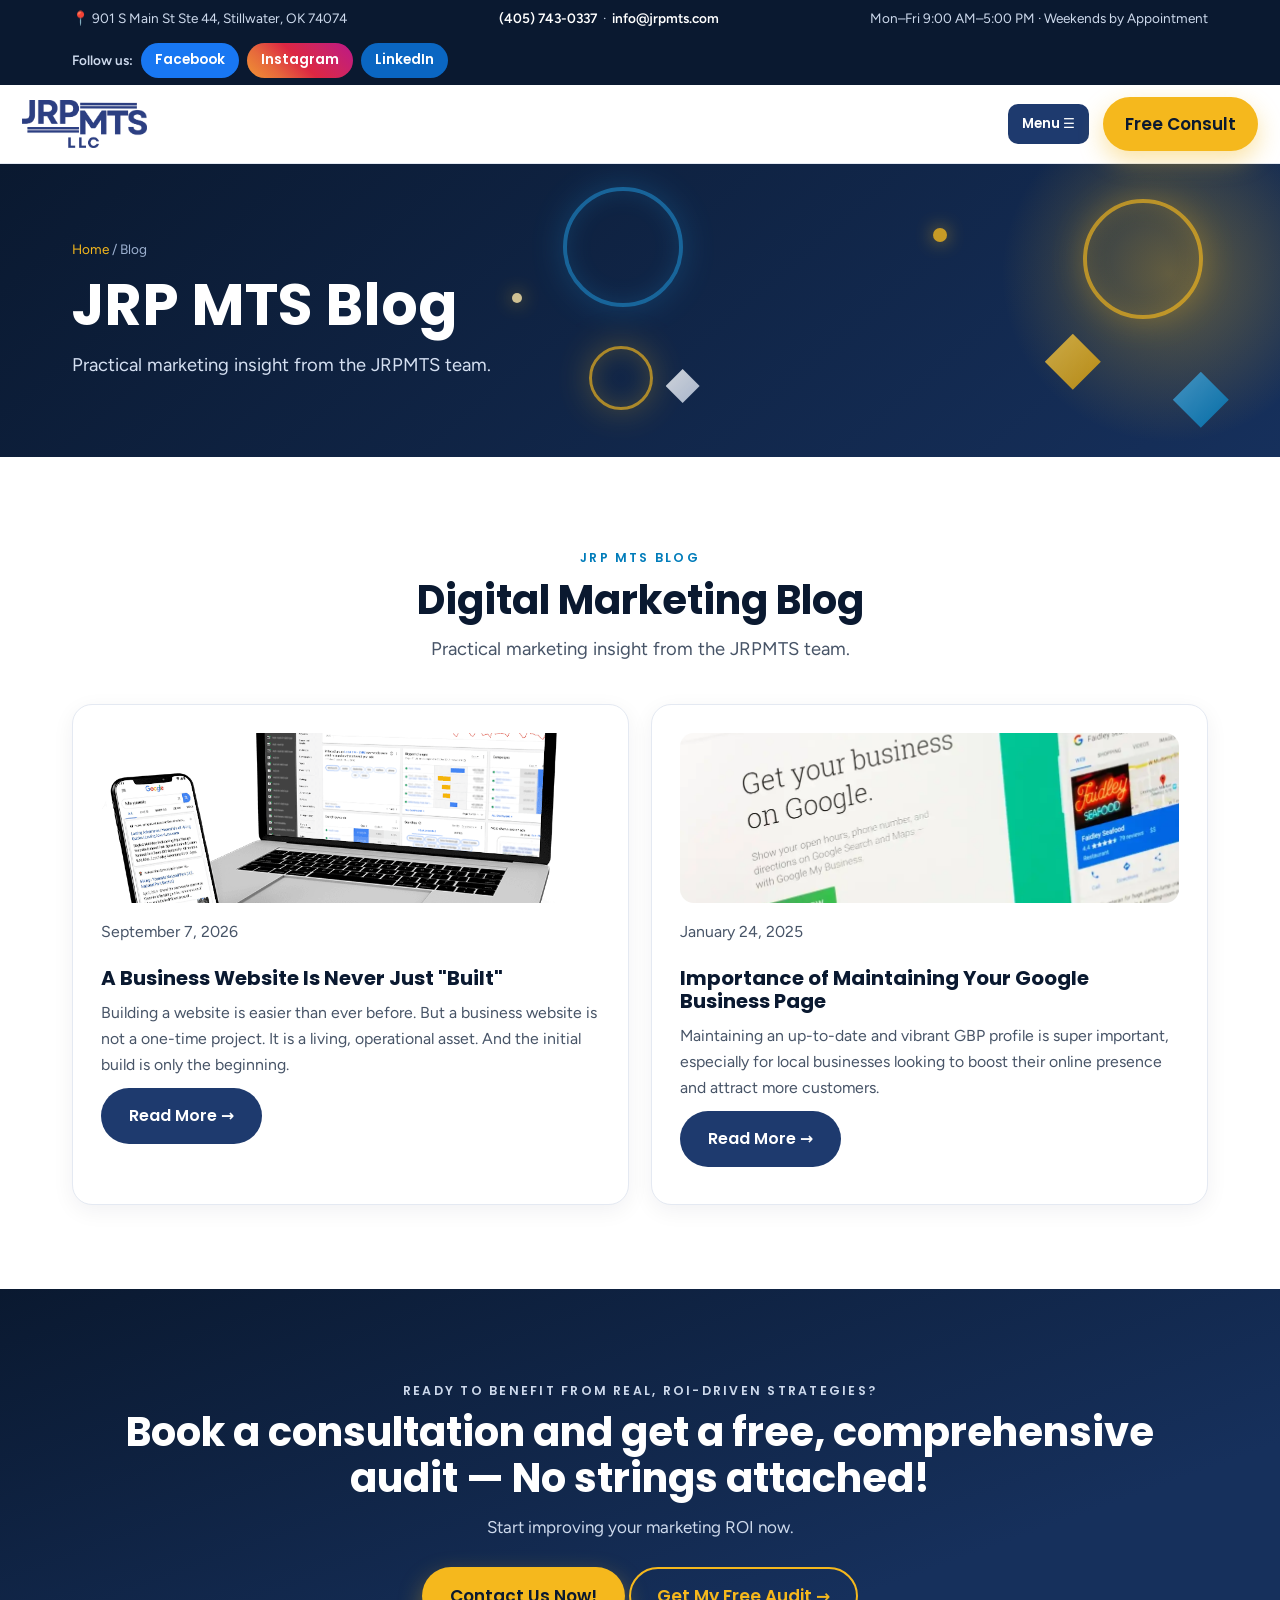
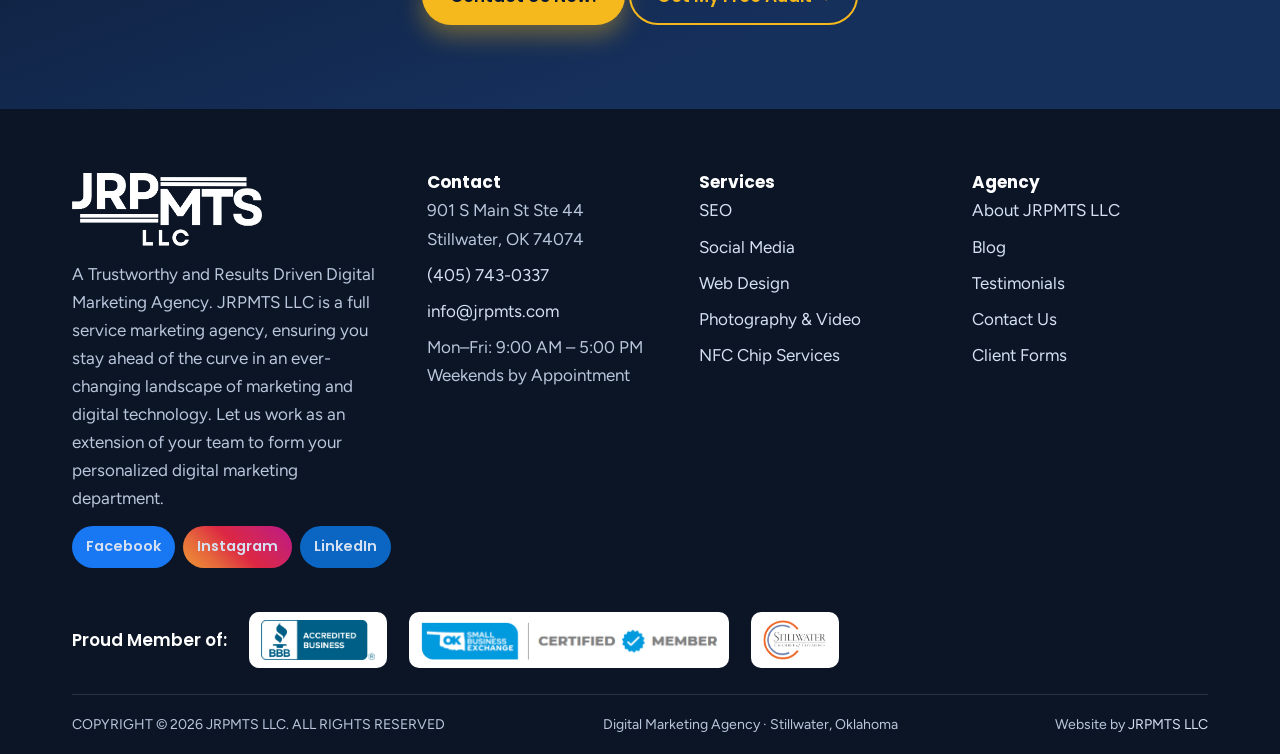
<file: blog/index.html>
<!DOCTYPE html>
<html lang="en">
<head>
<meta charset="UTF-8">
<meta name="viewport" content="width=device-width, initial-scale=1.0">
<title>Digital Marketing Blog — JRPMTS LLC Stillwater, Oklahoma</title>
<meta name="description" content="The JRPMTS LLC blog — digital marketing insight for Stillwater, OK small businesses.">
<!-- Social share preview (Open Graph / Twitter). Live domain since the
     2026-11-21 DNS switch to Cloudflare Pages. -->
<meta property="og:type" content="website">
<meta property="og:site_name" content="JRPMTS LLC">
<meta property="og:title" content="Digital Marketing Blog — JRPMTS LLC Stillwater, Oklahoma">
<meta property="og:description" content="The JRPMTS LLC blog — digital marketing insight for Stillwater, OK small businesses.">
<meta property="og:url" content="https://jrpmts.com/blog/">
<meta property="og:image" content="https://jrpmts.com/images/og-image.jpg">
<meta property="og:image:width" content="1200">
<meta property="og:image:height" content="630">
<meta property="og:image:alt" content="JRPMTS LLC — Digital Marketing Agency in Stillwater, OK">
<meta name="twitter:card" content="summary_large_image">
<meta name="twitter:title" content="Digital Marketing Blog — JRPMTS LLC Stillwater, Oklahoma">
<meta name="twitter:description" content="The JRPMTS LLC blog — digital marketing insight for Stillwater, OK small businesses.">
<meta name="twitter:image" content="https://jrpmts.com/images/og-image.jpg">
<link rel="canonical" href="https://jrpmts.com/blog/">
<script type="application/ld+json">{"@context": "https://schema.org", "@type": "ProfessionalService", "name": "JRPMTS LLC", "description": "The JRPMTS LLC blog \u2014 digital marketing insight for Stillwater, OK small businesses.", "url": "https://jrpmts.com/", "telephone": "+1-405-743-0337", "email": "info@jrpmts.com", "address": {"@type": "PostalAddress", "streetAddress": "901 S Main St Ste 44", "addressLocality": "Stillwater", "addressRegion": "OK", "postalCode": "74074", "addressCountry": "US"}, "geo": {"@type": "GeoCoordinates", "latitude": 36.1156, "longitude": -97.0584}, "openingHoursSpecification": {"@type": "OpeningHoursSpecification", "dayOfWeek": ["Monday", "Tuesday", "Wednesday", "Thursday", "Friday"], "opens": "09:00", "closes": "17:00"}, "sameAs": ["https://www.facebook.com/jrpmts", "https://www.instagram.com/jrpmts", "https://www.linkedin.com/company/104409253/"]}</script>
<link rel="icon" href="/favicon.ico" sizes="any">
<link rel="icon" type="image/png" sizes="32x32" href="/images/favicon-32.png">
<link rel="apple-touch-icon" href="/apple-touch-icon.png">
<link rel="preconnect" href="https://fonts.googleapis.com">
<link rel="preconnect" href="https://fonts.gstatic.com" crossorigin>
<link href="https://fonts.googleapis.com/css2?family=Poppins:wght@500;600;700;800&family=Figtree:wght@400;500;600;700&display=swap" rel="stylesheet">
<link rel="stylesheet" href="/styles.css?v=2">
<script src="/vendor/three.min.js" defer></script>
<script src="/main.js" defer></script>
</head>
<body>
<div class="topbar"><div class="wrap">
<span class="tb-addr">📍 901 S Main St Ste 44, Stillwater, OK 74074</span>
<span class="tb-contact"><a href="tel:+14057430337">(405) 743-0337</a> &nbsp;·&nbsp; <a href="mailto:info@jrpmts.com">info@jrpmts.com</a></span>
<span class="tb-hours">Mon–Fri 9:00 AM–5:00 PM · Weekends by Appointment</span>
<span class="social-bar"><span>Follow us:</span><a class="fb" href="https://www.facebook.com/jrpmts" aria-label="JRPMTS on Facebook" target="_blank" rel="noopener">Facebook</a><a class="ig" href="https://www.instagram.com/jrpmts" aria-label="JRPMTS on Instagram" target="_blank" rel="noopener">Instagram</a><a class="li" href="https://www.linkedin.com/company/104409253/" aria-label="JRPMTS on LinkedIn" target="_blank" rel="noopener">LinkedIn</a></span>
</div></div>
<header class="site"><div class="navwrap">
<a class="brand" href="/"><img src="/images/logo-white.webp" alt="JRPMTS LLC — Digital Marketing Agency in Stillwater, OK" width="220" height="85"></a>
<button class="menu-btn" id="menuBtn" type="button" aria-expanded="false" aria-controls="mainNav" aria-label="Toggle navigation menu">Menu ☰</button>
<nav class="main" id="mainNav">
<a href="/">Home</a>
<a href="/about/">About</a>
<a href="/services/">Services</a>
<a href="/services/web-design/">Web Design</a>
<a href="/services/nfc-chip-services/">NFC Chip Services</a>
<a href="/clients/">Clients</a>
<a href="/forms/">Forms</a>
<a href="/testimonials/">Testimonials</a>
<a href="/blog/" class="active">Blog</a>
<a href="/contact/">Contact</a>
</nav>
<div class="nav-cta"><a class="phone" href="tel:+14057430337">(405) 743-0337</a><a class="btn btn-gold" href="/contact/">Free Consult</a></div>
</div></header>
<section class="pagehero"><div class="hero-3d-fallback" aria-hidden="true"><i class="hf-ring gold"></i><i class="hf-diamond gold"></i><i class="hf-ring blue"></i><i class="hf-dot"></i><i class="hf-diamond blue"></i><i class="hf-ring gold small"></i><i class="hf-dot gold"></i><i class="hf-diamond white"></i></div><canvas class="hero3d" aria-hidden="true"></canvas><div class="wrap">
<div class="crumbs"><a href="/">Home</a> / Blog</div>
<h1>JRP MTS Blog</h1>
<p class="lead">Practical marketing insight from the JRPMTS team.</p>
</div></section>
<main>

<section class="section"><div class="wrap">
<div class="center reveal" style="margin-bottom:40px">
<p class="eyebrow">JRP MTS Blog</p>
<h2>Digital Marketing Blog</h2>
<p class="lead">Practical marketing insight from the JRPMTS team.</p>
</div>
<div class="grid c2">
<article class="card reveal"><div class="thumb"><img src="/images/blog-google-ads.png" alt="A laptop displaying analytics dashboards next to a smartphone showing a Google search results page" loading="lazy"></div><p class="post-meta">September 7, 2026</p><h3>A Business Website Is Never Just "Built"</h3><p>Building a website is easier than ever before. But a business website is not a one-time project. It is a living, operational asset. And the initial build is only the beginning.</p><p><a class="btn btn-navy" href="/blog/a-business-website-is-never-just-built/">Read More →</a></p></article>
<article class="card reveal"><div class="thumb"><img src="/images/blog-gbp.webp" alt="Google Business Profile page with a sample business listing and marketing analytics" loading="lazy"></div><p class="post-meta">January 24, 2025</p><h3>Importance of Maintaining Your Google Business Page</h3><p>Maintaining an up-to-date and vibrant GBP profile is super important, especially for local businesses looking to boost their online presence and attract more customers.</p><p><a class="btn btn-navy" href="/blog/importance-of-maintaining-your-google-business-page/">Read More →</a></p></article>
</div>
</div></section>
<section class="section navy"><div class="wrap center reveal">
<p class="eyebrow gold">Ready to Benefit from Real, ROI-Driven Strategies?</p>
<h2>Book a consultation and get a free, comprehensive audit — No strings attached!</h2>
<p style="max-width:640px;margin:12px auto 26px">Start improving your marketing ROI now.</p>
<a class="btn btn-gold" href="/contact/">Contact Us Now!</a>
<a class="btn btn-outline" href="/#free-audit">Get My Free Audit →</a>
</div></section>
</main>
<footer class="site"><div class="wrap">
<div class="foot-grid">
<div>
<img src="/images/logo-white.webp" alt="JRPMTS LLC" width="190" height="73" style="filter:brightness(0) invert(1);margin-bottom:14px">
<p>A Trustworthy and Results Driven Digital Marketing Agency. JRPMTS LLC is a full service marketing agency, ensuring you stay ahead of the curve in an ever-changing landscape of marketing and digital technology. Let us work as an extension of your team to form your personalized digital marketing department.</p>
<div class="social-bar"><span>Follow us:</span><a class="fb" href="https://www.facebook.com/jrpmts" aria-label="JRPMTS on Facebook" target="_blank" rel="noopener">Facebook</a><a class="ig" href="https://www.instagram.com/jrpmts" aria-label="JRPMTS on Instagram" target="_blank" rel="noopener">Instagram</a><a class="li" href="https://www.linkedin.com/company/104409253/" aria-label="JRPMTS on LinkedIn" target="_blank" rel="noopener">LinkedIn</a></div>
</div>
<div>
<h4>Contact</h4>
<ul>
<li>901 S Main St Ste 44<br>Stillwater, OK 74074</li>
<li><a href="tel:+14057430337">(405) 743-0337</a></li>
<li><a href="mailto:info@jrpmts.com">info@jrpmts.com</a></li>
<li>Mon–Fri: 9:00 AM – 5:00 PM<br>Weekends by Appointment</li>
</ul>
</div>
<div>
<h4>Services</h4>
<ul>
<li><a href="/services/">SEO</a></li>
<li><a href="/services/">Social Media</a></li>
<li><a href="/services/web-design/">Web Design</a></li>
<li><a href="/services/">Photography &amp; Video</a></li>
<li><a href="/services/nfc-chip-services/">NFC Chip Services</a></li>
</ul>
</div>
<div>
<h4>Agency</h4>
<ul>
<li><a href="/about/">About JRPMTS LLC</a></li>
<li><a href="/blog/">Blog</a></li>
<li><a href="/testimonials/">Testimonials</a></li>
<li><a href="/contact/">Contact Us</a></li>
<li><a href="/forms/">Client Forms</a></li>
</ul>
</div>
</div>
<div class="badges" style="padding-bottom:26px">
<span style="color:#fff;font-family:var(--font-head);font-weight:600">Proud Member of:</span>
<img src="/images/bbb-seal.png" alt="BBB Accredited Business seal">
<img src="/images/ok-certified.png" alt="Oklahoma Certified Member">
<img src="/images/chamber-logo.webp" alt="Stillwater Chamber of Commerce member logo">
</div>
<div class="foot-bottom">
<span>COPYRIGHT © 2026 JRPMTS LLC. ALL RIGHTS RESERVED</span>
<span>Digital Marketing Agency · Stillwater, Oklahoma</span>
<span>Website by <a href="https://jrpmts.com">JRPMTS LLC</a></span>
</div>
</div></footer>
</body>
</html>
</file>
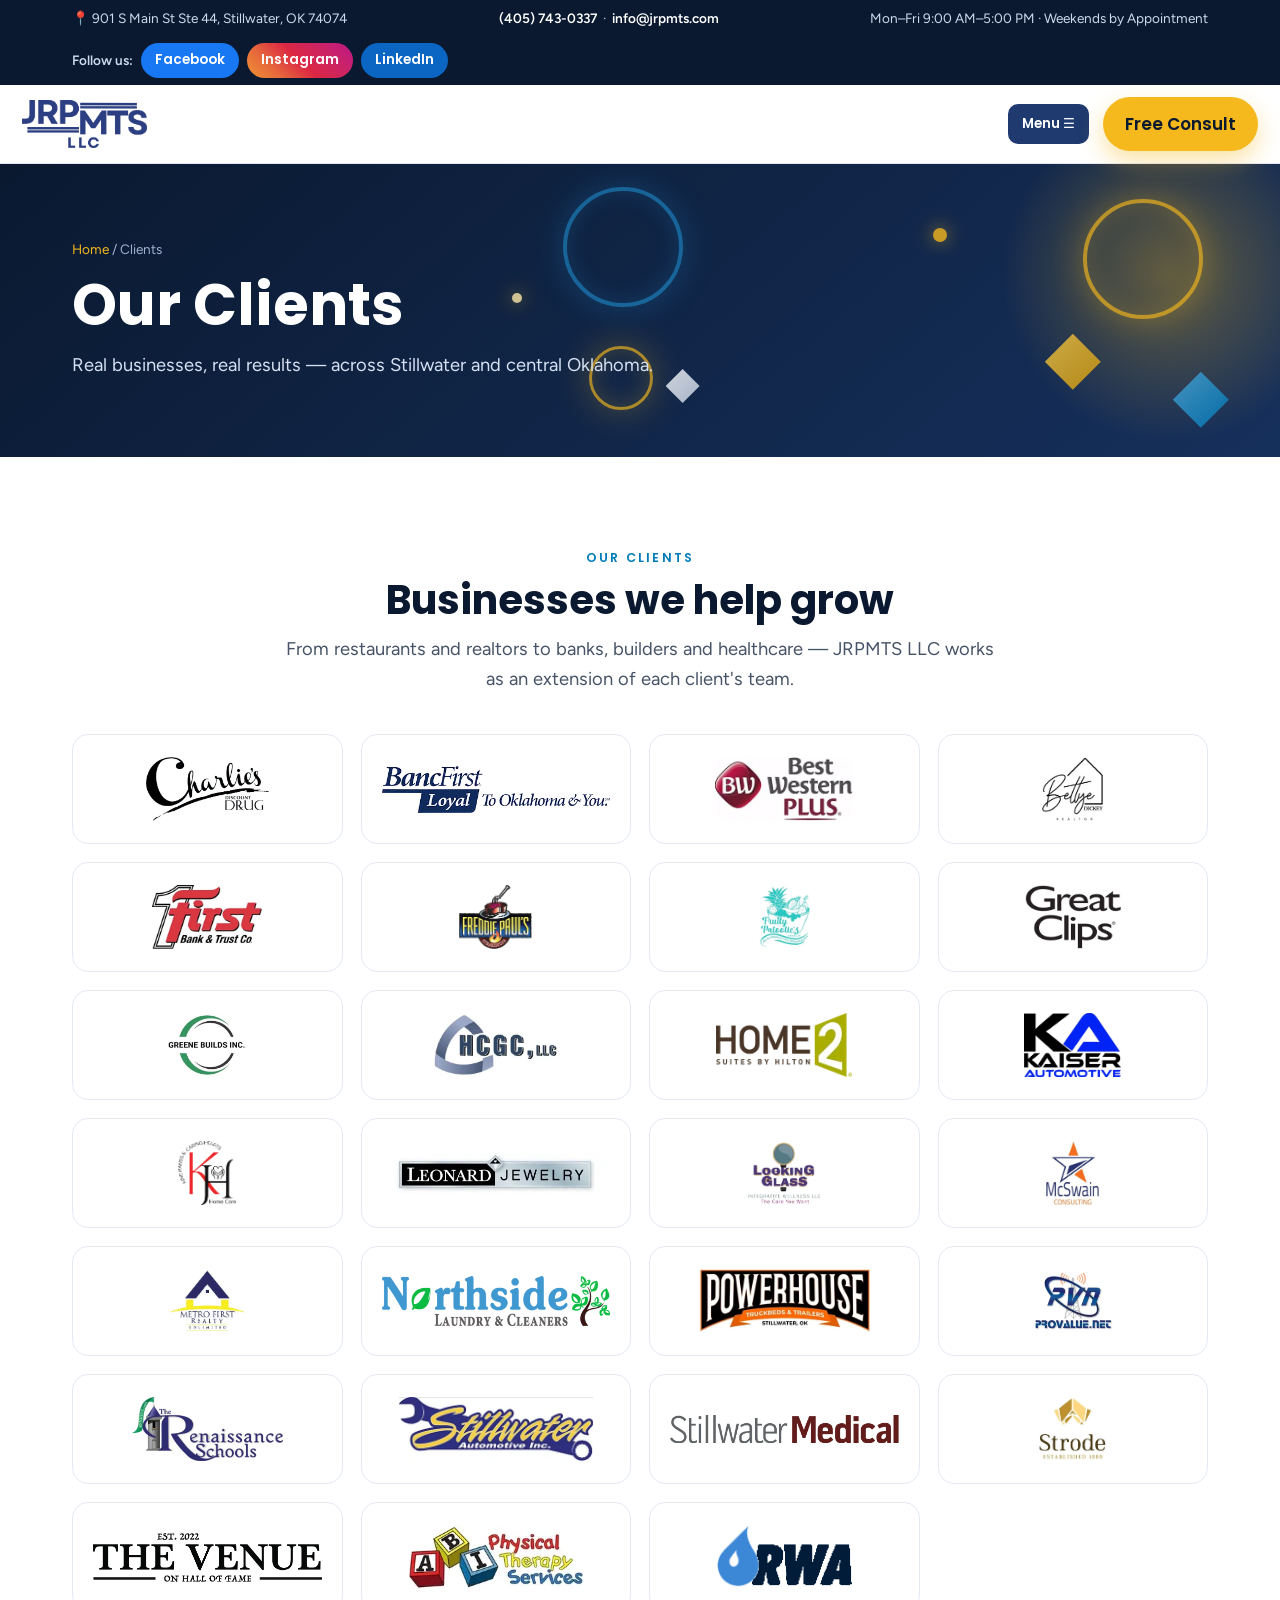
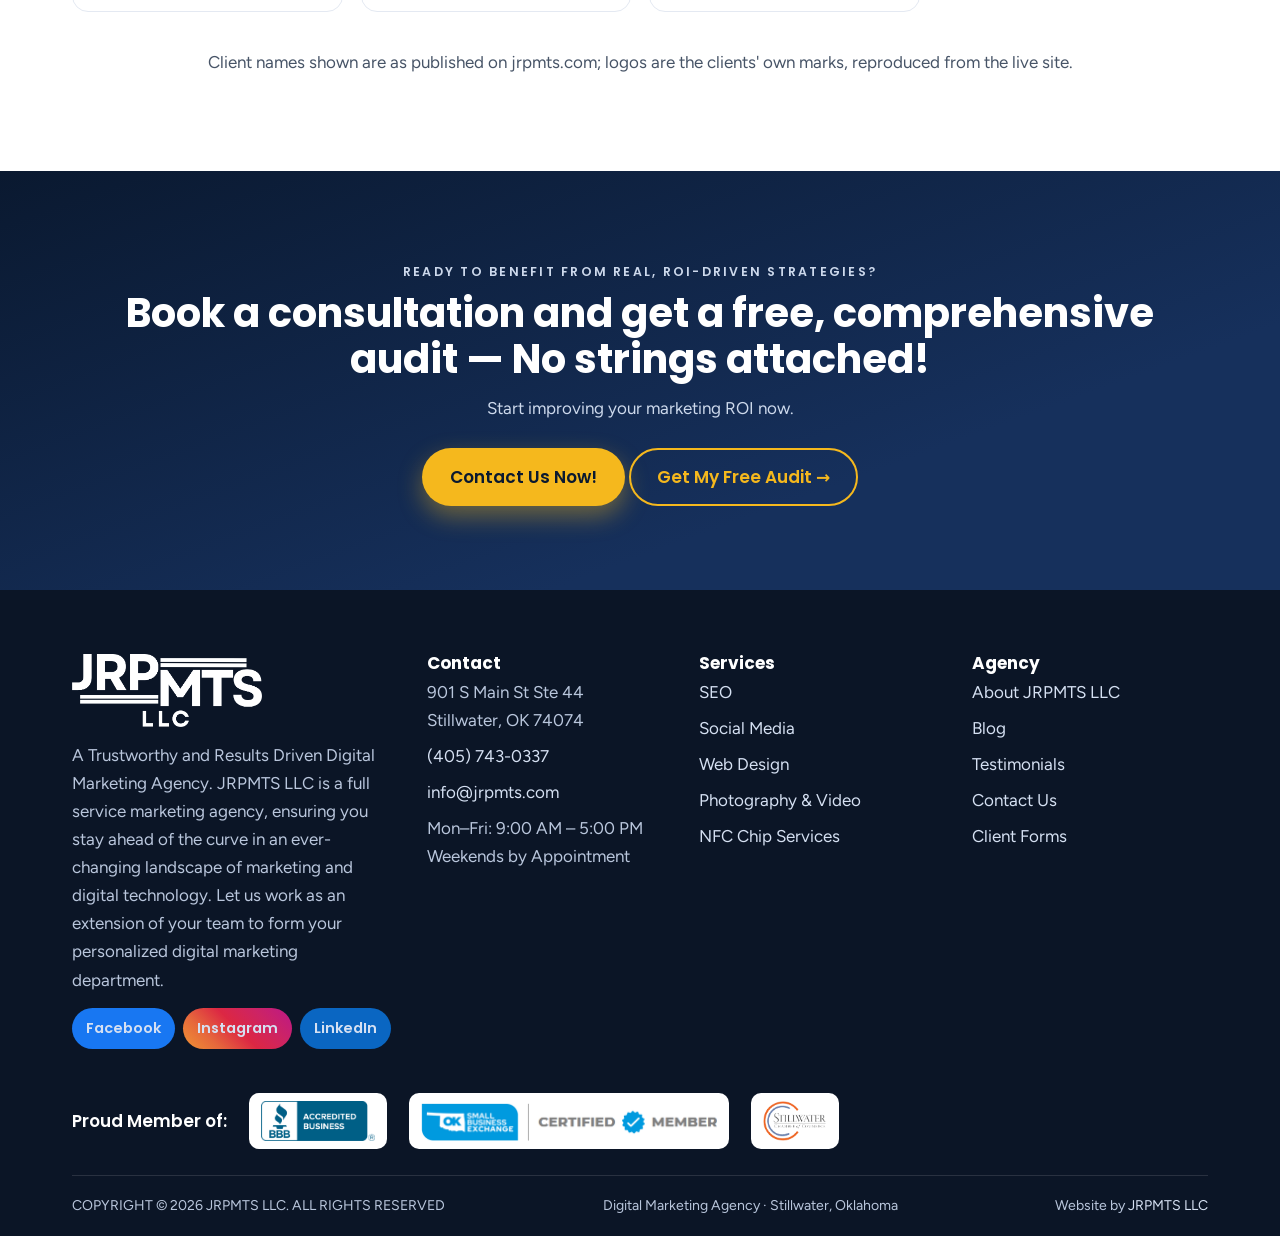
<file: clients/index.html>
<!DOCTYPE html>
<html lang="en">
<head>
<meta charset="UTF-8">
<meta name="viewport" content="width=device-width, initial-scale=1.0">
<title>Our Clients — JRPMTS LLC Digital Marketing Stillwater Oklahoma</title>
<meta name="description" content="JRPMTS LLC clients in Stillwater, OK and beyond — local businesses we serve with SEO, web design, social media and digital marketing.">
<!-- Social share preview (Open Graph / Twitter). Live domain since the
     2026-11-21 DNS switch to Cloudflare Pages. -->
<meta property="og:type" content="website">
<meta property="og:site_name" content="JRPMTS LLC">
<meta property="og:title" content="Our Clients — JRPMTS LLC Digital Marketing Stillwater Oklahoma">
<meta property="og:description" content="JRPMTS LLC clients in Stillwater, OK and beyond — local businesses we serve with SEO, web design, social media and digital marketing.">
<meta property="og:url" content="https://jrpmts.com/clients/">
<meta property="og:image" content="https://jrpmts.com/images/og-image.jpg">
<meta property="og:image:width" content="1200">
<meta property="og:image:height" content="630">
<meta property="og:image:alt" content="JRPMTS LLC — Digital Marketing Agency in Stillwater, OK">
<meta name="twitter:card" content="summary_large_image">
<meta name="twitter:title" content="Our Clients — JRPMTS LLC Digital Marketing Stillwater Oklahoma">
<meta name="twitter:description" content="JRPMTS LLC clients in Stillwater, OK and beyond — local businesses we serve with SEO, web design, social media and digital marketing.">
<meta name="twitter:image" content="https://jrpmts.com/images/og-image.jpg">
<link rel="canonical" href="https://jrpmts.com/clients/">
<script type="application/ld+json">{"@context": "https://schema.org", "@type": "ProfessionalService", "name": "JRPMTS LLC", "description": "JRPMTS LLC clients in Stillwater, OK and beyond \u2014 local businesses we serve with SEO, web design, social media and digital marketing.", "url": "https://jrpmts.com/", "telephone": "+1-405-743-0337", "email": "info@jrpmts.com", "address": {"@type": "PostalAddress", "streetAddress": "901 S Main St Ste 44", "addressLocality": "Stillwater", "addressRegion": "OK", "postalCode": "74074", "addressCountry": "US"}, "geo": {"@type": "GeoCoordinates", "latitude": 36.1156, "longitude": -97.0584}, "openingHoursSpecification": {"@type": "OpeningHoursSpecification", "dayOfWeek": ["Monday", "Tuesday", "Wednesday", "Thursday", "Friday"], "opens": "09:00", "closes": "17:00"}, "sameAs": ["https://www.facebook.com/jrpmts", "https://www.instagram.com/jrpmts", "https://www.linkedin.com/company/104409253/"]}</script>
<link rel="icon" href="/favicon.ico" sizes="any">
<link rel="icon" type="image/png" sizes="32x32" href="/images/favicon-32.png">
<link rel="apple-touch-icon" href="/apple-touch-icon.png">
<link rel="preconnect" href="https://fonts.googleapis.com">
<link rel="preconnect" href="https://fonts.gstatic.com" crossorigin>
<link href="https://fonts.googleapis.com/css2?family=Poppins:wght@500;600;700;800&family=Figtree:wght@400;500;600;700&display=swap" rel="stylesheet">
<link rel="stylesheet" href="/styles.css?v=2">
<script src="/vendor/three.min.js" defer></script>
<script src="/main.js" defer></script>
</head>
<body>
<div class="topbar"><div class="wrap">
<span class="tb-addr">📍 901 S Main St Ste 44, Stillwater, OK 74074</span>
<span class="tb-contact"><a href="tel:+14057430337">(405) 743-0337</a> &nbsp;·&nbsp; <a href="mailto:info@jrpmts.com">info@jrpmts.com</a></span>
<span class="tb-hours">Mon–Fri 9:00 AM–5:00 PM · Weekends by Appointment</span>
<span class="social-bar"><span>Follow us:</span><a class="fb" href="https://www.facebook.com/jrpmts" aria-label="JRPMTS on Facebook" target="_blank" rel="noopener">Facebook</a><a class="ig" href="https://www.instagram.com/jrpmts" aria-label="JRPMTS on Instagram" target="_blank" rel="noopener">Instagram</a><a class="li" href="https://www.linkedin.com/company/104409253/" aria-label="JRPMTS on LinkedIn" target="_blank" rel="noopener">LinkedIn</a></span>
</div></div>
<header class="site"><div class="navwrap">
<a class="brand" href="/"><img src="/images/logo-white.webp" alt="JRPMTS LLC — Digital Marketing Agency in Stillwater, OK" width="220" height="85"></a>
<button class="menu-btn" id="menuBtn" type="button" aria-expanded="false" aria-controls="mainNav" aria-label="Toggle navigation menu">Menu ☰</button>
<nav class="main" id="mainNav">
<a href="/">Home</a>
<a href="/about/">About</a>
<a href="/services/">Services</a>
<a href="/services/web-design/">Web Design</a>
<a href="/services/nfc-chip-services/">NFC Chip Services</a>
<a href="/clients/" class="active">Clients</a>
<a href="/forms/">Forms</a>
<a href="/testimonials/">Testimonials</a>
<a href="/blog/">Blog</a>
<a href="/contact/">Contact</a>
</nav>
<div class="nav-cta"><a class="phone" href="tel:+14057430337">(405) 743-0337</a><a class="btn btn-gold" href="/contact/">Free Consult</a></div>
</div></header>
<section class="pagehero"><div class="hero-3d-fallback" aria-hidden="true"><i class="hf-ring gold"></i><i class="hf-diamond gold"></i><i class="hf-ring blue"></i><i class="hf-dot"></i><i class="hf-diamond blue"></i><i class="hf-ring gold small"></i><i class="hf-dot gold"></i><i class="hf-diamond white"></i></div><canvas class="hero3d" aria-hidden="true"></canvas><div class="wrap">
<div class="crumbs"><a href="/">Home</a> / Clients</div>
<h1>Our Clients</h1>
<p class="lead">Real businesses, real results — across Stillwater and central Oklahoma.</p>
</div></section>
<main>

<section class="section"><div class="wrap">
<div class="center reveal" style="max-width:720px;margin:0 auto 40px">
<p class="eyebrow">Our Clients</p>
<h2>Businesses we help grow</h2>
<p class="lead">From restaurants and realtors to banks, builders and healthcare — JRPMTS LLC works as an extension of each client's team.</p>
</div>
<div class="logo-grid">
<div class="logo-cell reveal"><img src="/images/clients/Charlies-Logo.webp" alt="Charlie's logo" loading="lazy" title="Charlie's"></div>
<div class="logo-cell reveal"><img src="/images/clients/bancfirst.webp" alt="BancFirst logo" loading="lazy" title="BancFirst"></div>
<div class="logo-cell reveal"><img src="/images/clients/best-western-logo.webp" alt="Best Western logo" loading="lazy" title="Best Western"></div>
<div class="logo-cell reveal"><img src="/images/clients/bettye-realtor-logo.webp" alt="Bettye — Realtor logo" loading="lazy" title="Bettye — Realtor"></div>
<div class="logo-cell reveal"><img src="/images/clients/first-banktrust.webp" alt="First Bank & Trust logo" loading="lazy" title="First Bank & Trust"></div>
<div class="logo-cell reveal"><img src="/images/clients/freddie-paul-steakhouse.webp" alt="Freddie Paul's Steakhouse logo" loading="lazy" title="Freddie Paul's Steakhouse"></div>
<div class="logo-cell reveal"><img src="/images/clients/fruity-patooties.webp" alt="Fruity Patooties logo" loading="lazy" title="Fruity Patooties"></div>
<div class="logo-cell reveal"><img src="/images/clients/great-clips.webp" alt="Great Clips logo" loading="lazy" title="Great Clips"></div>
<div class="logo-cell reveal"><img src="/images/clients/greene-builds.webp" alt="Greene Builds logo" loading="lazy" title="Greene Builds"></div>
<div class="logo-cell reveal"><img src="/images/clients/hcgc-llc.webp" alt="Hunter Construction & Geotechnical logo" loading="lazy" title="Hunter Construction & Geotechnical"></div>
<div class="logo-cell reveal"><img src="/images/clients/home-2-suites.webp" alt="Home2 Suites logo" loading="lazy" title="Home2 Suites"></div>
<div class="logo-cell reveal"><img src="/images/clients/kaiser-logo.webp" alt="Kaiser logo" loading="lazy" title="Kaiser"></div>
<div class="logo-cell reveal"><img src="/images/clients/kind-hands-logo.webp" alt="Kind Hands and Caring Hearts Homecare logo" loading="lazy" title="Kind Hands and Caring Hearts Homecare"></div>
<div class="logo-cell reveal"><img src="/images/clients/leonard_jewelry_logo.webp" alt="Leonard Jewelry logo" loading="lazy" title="Leonard Jewelry"></div>
<div class="logo-cell reveal"><img src="/images/clients/looking-glass.webp" alt="Looking Glass Wellness logo" loading="lazy" title="Looking Glass Wellness"></div>
<div class="logo-cell reveal"><img src="/images/clients/mcswain-consulting.webp" alt="McSwain Consulting logo" loading="lazy" title="McSwain Consulting"></div>
<div class="logo-cell reveal"><img src="/images/clients/metro-first-realty.webp" alt="Metro First Realty logo" loading="lazy" title="Metro First Realty"></div>
<div class="logo-cell reveal"><img src="/images/clients/northsidecleanerslogo.webp" alt="Northside Cleaners logo" loading="lazy" title="Northside Cleaners"></div>
<div class="logo-cell reveal"><img src="/images/clients/powerhouse-truckbeds-trailers.webp" alt="Powerhouse Truckbeds & Trailers logo" loading="lazy" title="Powerhouse Truckbeds & Trailers"></div>
<div class="logo-cell reveal"><img src="/images/clients/provalue.webp" alt="ProValue logo" loading="lazy" title="ProValue"></div>
<div class="logo-cell reveal"><img src="/images/clients/renaissance-schools.webp" alt="Renaissance Schools logo" loading="lazy" title="Renaissance Schools"></div>
<div class="logo-cell reveal"><img src="/images/clients/stillwater-automotive.webp" alt="Stillwater Automotive logo" loading="lazy" title="Stillwater Automotive"></div>
<div class="logo-cell reveal"><img src="/images/clients/stillwater-medical.webp" alt="Stillwater Medical logo" loading="lazy" title="Stillwater Medical"></div>
<div class="logo-cell reveal"><img src="/images/clients/strode.webp" alt="Strode logo" loading="lazy" title="Strode"></div>
<div class="logo-cell reveal"><img src="/images/clients/TheVenueLogoBlack.webp" alt="The Venue on Hall of Fame logo" loading="lazy" title="The Venue on Hall of Fame"></div>
<div class="logo-cell reveal"><img src="/images/clients/abi-physical-theraphy-services.webp" alt="ABI Physical Therapy Services logo" loading="lazy" title="ABI Physical Therapy Services"></div>
<div class="logo-cell reveal"><img src="/images/clients/ORWA-white-300-140x66-1.webp" alt="Oklahoma Rural Water Association logo" loading="lazy" title="Oklahoma Rural Water Association"></div>
</div>
<p class="center" style="margin-top:36px;color:var(--muted)">Client names shown are as published on jrpmts.com; logos are the clients' own marks, reproduced from the live site.</p>
</div></section>
<section class="section navy"><div class="wrap center reveal">
<p class="eyebrow gold">Ready to Benefit from Real, ROI-Driven Strategies?</p>
<h2>Book a consultation and get a free, comprehensive audit — No strings attached!</h2>
<p style="max-width:640px;margin:12px auto 26px">Start improving your marketing ROI now.</p>
<a class="btn btn-gold" href="/contact/">Contact Us Now!</a>
<a class="btn btn-outline" href="/#free-audit">Get My Free Audit →</a>
</div></section>
</main>
<footer class="site"><div class="wrap">
<div class="foot-grid">
<div>
<img src="/images/logo-white.webp" alt="JRPMTS LLC" width="190" height="73" style="filter:brightness(0) invert(1);margin-bottom:14px">
<p>A Trustworthy and Results Driven Digital Marketing Agency. JRPMTS LLC is a full service marketing agency, ensuring you stay ahead of the curve in an ever-changing landscape of marketing and digital technology. Let us work as an extension of your team to form your personalized digital marketing department.</p>
<div class="social-bar"><span>Follow us:</span><a class="fb" href="https://www.facebook.com/jrpmts" aria-label="JRPMTS on Facebook" target="_blank" rel="noopener">Facebook</a><a class="ig" href="https://www.instagram.com/jrpmts" aria-label="JRPMTS on Instagram" target="_blank" rel="noopener">Instagram</a><a class="li" href="https://www.linkedin.com/company/104409253/" aria-label="JRPMTS on LinkedIn" target="_blank" rel="noopener">LinkedIn</a></div>
</div>
<div>
<h4>Contact</h4>
<ul>
<li>901 S Main St Ste 44<br>Stillwater, OK 74074</li>
<li><a href="tel:+14057430337">(405) 743-0337</a></li>
<li><a href="mailto:info@jrpmts.com">info@jrpmts.com</a></li>
<li>Mon–Fri: 9:00 AM – 5:00 PM<br>Weekends by Appointment</li>
</ul>
</div>
<div>
<h4>Services</h4>
<ul>
<li><a href="/services/">SEO</a></li>
<li><a href="/services/">Social Media</a></li>
<li><a href="/services/web-design/">Web Design</a></li>
<li><a href="/services/">Photography &amp; Video</a></li>
<li><a href="/services/nfc-chip-services/">NFC Chip Services</a></li>
</ul>
</div>
<div>
<h4>Agency</h4>
<ul>
<li><a href="/about/">About JRPMTS LLC</a></li>
<li><a href="/blog/">Blog</a></li>
<li><a href="/testimonials/">Testimonials</a></li>
<li><a href="/contact/">Contact Us</a></li>
<li><a href="/forms/">Client Forms</a></li>
</ul>
</div>
</div>
<div class="badges" style="padding-bottom:26px">
<span style="color:#fff;font-family:var(--font-head);font-weight:600">Proud Member of:</span>
<img src="/images/bbb-seal.png" alt="BBB Accredited Business seal">
<img src="/images/ok-certified.png" alt="Oklahoma Certified Member">
<img src="/images/chamber-logo.webp" alt="Stillwater Chamber of Commerce member logo">
</div>
<div class="foot-bottom">
<span>COPYRIGHT © 2026 JRPMTS LLC. ALL RIGHTS RESERVED</span>
<span>Digital Marketing Agency · Stillwater, Oklahoma</span>
<span>Website by <a href="https://jrpmts.com">JRPMTS LLC</a></span>
</div>
</div></footer>
</body>
</html>
</file>
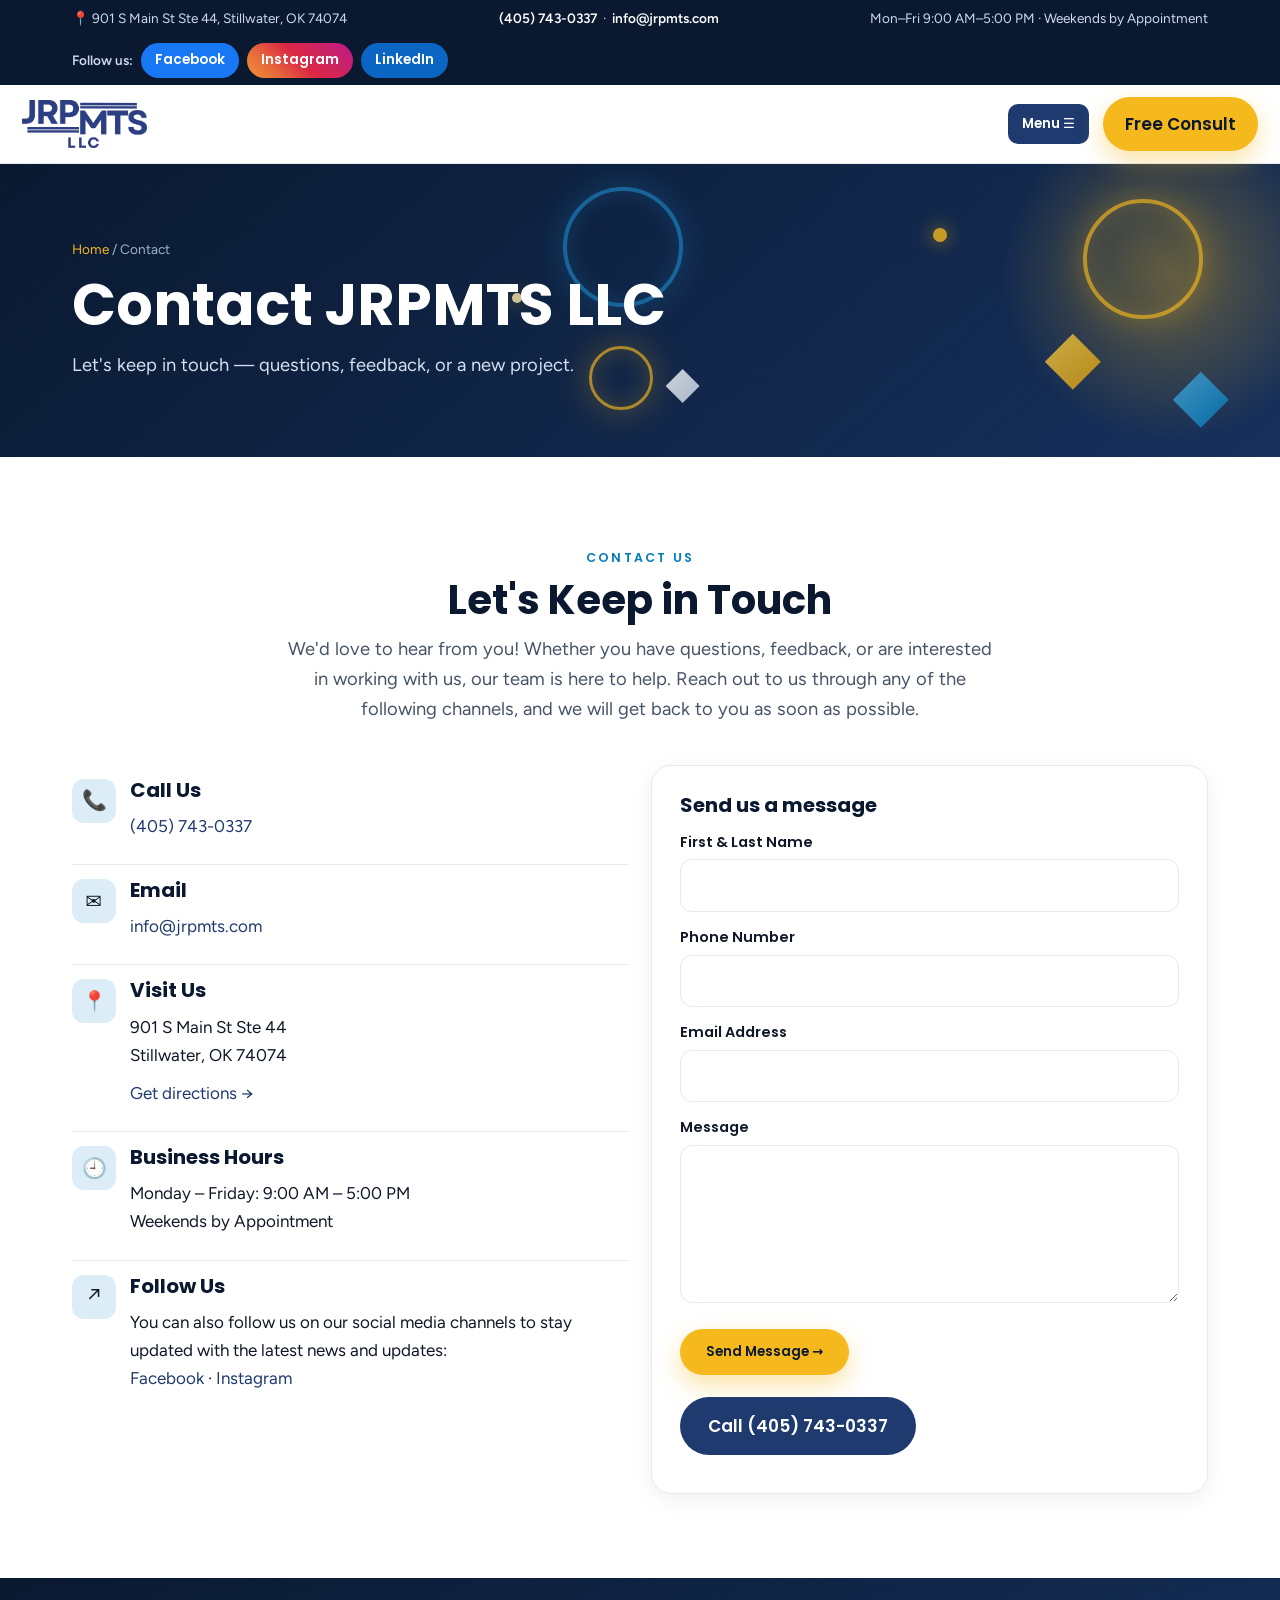
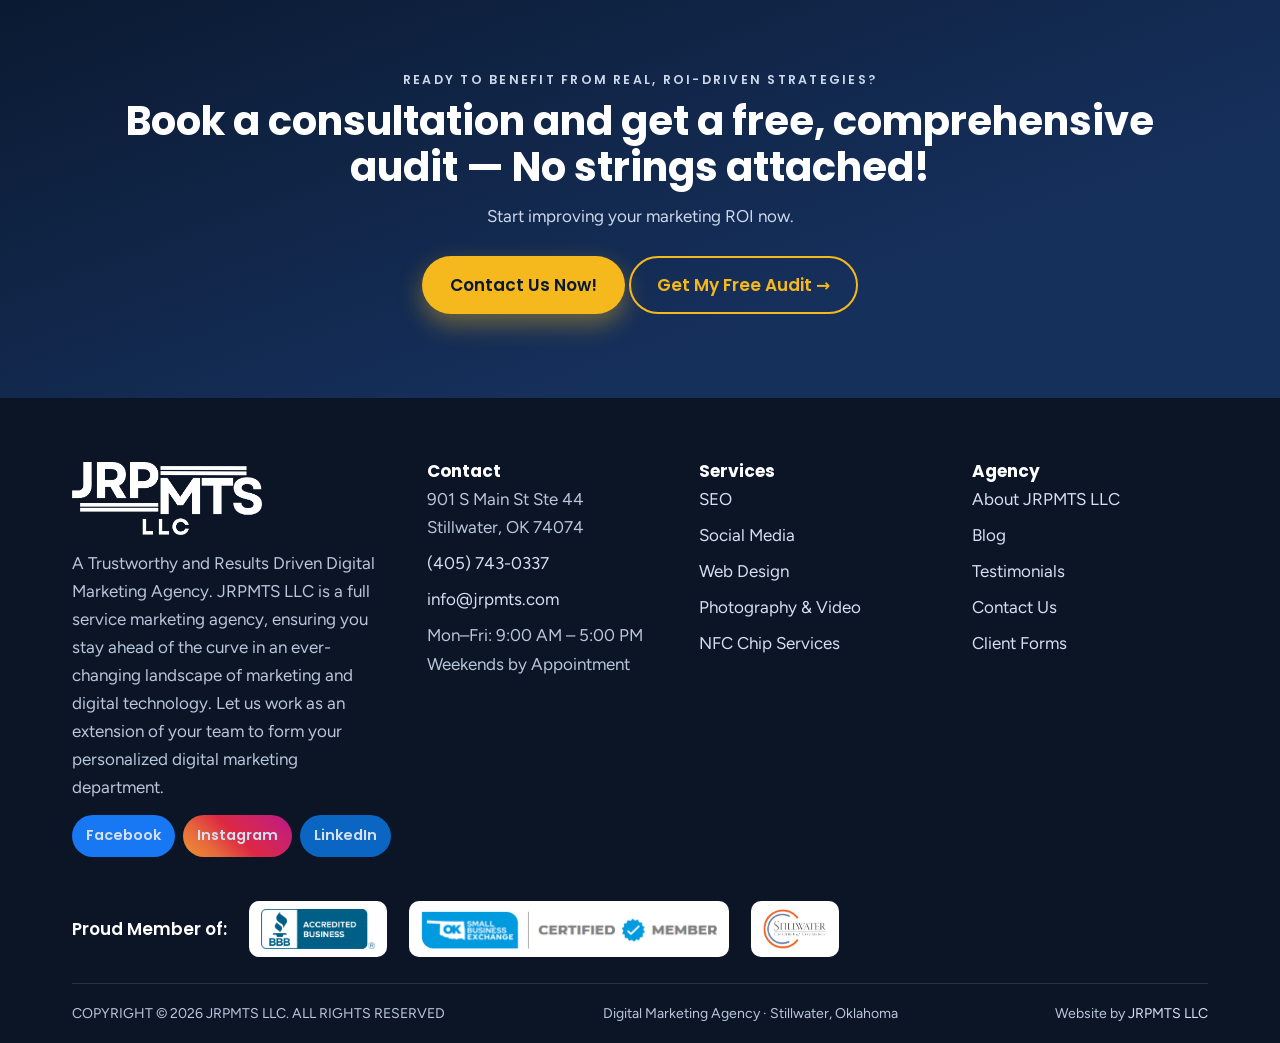
<file: contact/index.html>
<!DOCTYPE html>
<html lang="en">
<head>
<meta charset="UTF-8">
<meta name="viewport" content="width=device-width, initial-scale=1.0">
<title>Contact JRPMTS LLC — Stillwater, OK (405) 743-0337</title>
<meta name="description" content="Contact JRPMTS LLC — 901 S Main St Ste 44, Stillwater, OK 74074, (405) 743-0337, info@jrpmts.com. Mon–Fri 9am–5pm, weekends by appointment.">
<!-- Social share preview (Open Graph / Twitter). Live domain since the
     2026-11-21 DNS switch to Cloudflare Pages. -->
<meta property="og:type" content="website">
<meta property="og:site_name" content="JRPMTS LLC">
<meta property="og:title" content="Contact JRPMTS LLC — Stillwater, OK (405) 743-0337">
<meta property="og:description" content="Contact JRPMTS LLC — 901 S Main St Ste 44, Stillwater, OK 74074, (405) 743-0337, info@jrpmts.com. Mon–Fri 9am–5pm, weekends by appointment.">
<meta property="og:url" content="https://jrpmts.com/contact/">
<meta property="og:image" content="https://jrpmts.com/images/og-image.jpg">
<meta property="og:image:width" content="1200">
<meta property="og:image:height" content="630">
<meta property="og:image:alt" content="JRPMTS LLC — Digital Marketing Agency in Stillwater, OK">
<meta name="twitter:card" content="summary_large_image">
<meta name="twitter:title" content="Contact JRPMTS LLC — Stillwater, OK (405) 743-0337">
<meta name="twitter:description" content="Contact JRPMTS LLC — 901 S Main St Ste 44, Stillwater, OK 74074, (405) 743-0337, info@jrpmts.com. Mon–Fri 9am–5pm, weekends by appointment.">
<meta name="twitter:image" content="https://jrpmts.com/images/og-image.jpg">
<link rel="canonical" href="https://jrpmts.com/contact/">
<script type="application/ld+json">{"@context": "https://schema.org", "@type": "ProfessionalService", "name": "JRPMTS LLC", "description": "Contact JRPMTS LLC \u2014 901 S Main St Ste 44, Stillwater, OK 74074, (405) 743-0337, info@jrpmts.com. Mon\u2013Fri 9am\u20135pm, weekends by appointment.", "url": "https://jrpmts.com/", "telephone": "+1-405-743-0337", "email": "info@jrpmts.com", "address": {"@type": "PostalAddress", "streetAddress": "901 S Main St Ste 44", "addressLocality": "Stillwater", "addressRegion": "OK", "postalCode": "74074", "addressCountry": "US"}, "geo": {"@type": "GeoCoordinates", "latitude": 36.1156, "longitude": -97.0584}, "openingHoursSpecification": {"@type": "OpeningHoursSpecification", "dayOfWeek": ["Monday", "Tuesday", "Wednesday", "Thursday", "Friday"], "opens": "09:00", "closes": "17:00"}, "sameAs": ["https://www.facebook.com/jrpmts", "https://www.instagram.com/jrpmts", "https://www.linkedin.com/company/104409253/"]}</script>
<link rel="icon" href="/favicon.ico" sizes="any">
<link rel="icon" type="image/png" sizes="32x32" href="/images/favicon-32.png">
<link rel="apple-touch-icon" href="/apple-touch-icon.png">
<link rel="preconnect" href="https://fonts.googleapis.com">
<link rel="preconnect" href="https://fonts.gstatic.com" crossorigin>
<link href="https://fonts.googleapis.com/css2?family=Poppins:wght@500;600;700;800&family=Figtree:wght@400;500;600;700&display=swap" rel="stylesheet">
<link rel="stylesheet" href="/styles.css?v=2">
<script src="/vendor/three.min.js" defer></script>
<script src="/main.js" defer></script>
</head>
<body>
<div class="topbar"><div class="wrap">
<span class="tb-addr">📍 901 S Main St Ste 44, Stillwater, OK 74074</span>
<span class="tb-contact"><a href="tel:+14057430337">(405) 743-0337</a> &nbsp;·&nbsp; <a href="mailto:info@jrpmts.com">info@jrpmts.com</a></span>
<span class="tb-hours">Mon–Fri 9:00 AM–5:00 PM · Weekends by Appointment</span>
<span class="social-bar"><span>Follow us:</span><a class="fb" href="https://www.facebook.com/jrpmts" aria-label="JRPMTS on Facebook" target="_blank" rel="noopener">Facebook</a><a class="ig" href="https://www.instagram.com/jrpmts" aria-label="JRPMTS on Instagram" target="_blank" rel="noopener">Instagram</a><a class="li" href="https://www.linkedin.com/company/104409253/" aria-label="JRPMTS on LinkedIn" target="_blank" rel="noopener">LinkedIn</a></span>
</div></div>
<header class="site"><div class="navwrap">
<a class="brand" href="/"><img src="/images/logo-white.webp" alt="JRPMTS LLC — Digital Marketing Agency in Stillwater, OK" width="220" height="85"></a>
<button class="menu-btn" id="menuBtn" type="button" aria-expanded="false" aria-controls="mainNav" aria-label="Toggle navigation menu">Menu ☰</button>
<nav class="main" id="mainNav">
<a href="/">Home</a>
<a href="/about/">About</a>
<a href="/services/">Services</a>
<a href="/services/web-design/">Web Design</a>
<a href="/services/nfc-chip-services/">NFC Chip Services</a>
<a href="/clients/">Clients</a>
<a href="/forms/">Forms</a>
<a href="/testimonials/">Testimonials</a>
<a href="/blog/">Blog</a>
<a href="/contact/" class="active">Contact</a>
</nav>
<div class="nav-cta"><a class="phone" href="tel:+14057430337">(405) 743-0337</a><a class="btn btn-gold" href="/contact/">Free Consult</a></div>
</div></header>
<section class="pagehero"><div class="hero-3d-fallback" aria-hidden="true"><i class="hf-ring gold"></i><i class="hf-diamond gold"></i><i class="hf-ring blue"></i><i class="hf-dot"></i><i class="hf-diamond blue"></i><i class="hf-ring gold small"></i><i class="hf-dot gold"></i><i class="hf-diamond white"></i></div><canvas class="hero3d" aria-hidden="true"></canvas><div class="wrap">
<div class="crumbs"><a href="/">Home</a> / Contact</div>
<h1>Contact JRPMTS LLC</h1>
<p class="lead">Let's keep in touch — questions, feedback, or a new project.</p>
</div></section>
<main>

<section class="section"><div class="wrap">
<div class="center reveal" style="max-width:720px;margin:0 auto 40px">
<p class="eyebrow">Contact Us</p>
<h2>Let's Keep in Touch</h2>
<p class="lead">We'd love to hear from you! Whether you have questions, feedback, or are interested in working with us, our team is here to help. Reach out to us through any of the following channels, and we will get back to you as soon as possible.</p>
</div>
<div class="grid c2" style="align-items:start">
<div class="reveal">
<div class="contact-line"><div class="ic">📞</div><div><h3>Call Us</h3><p><a href="tel:+14057430337">(405) 743-0337</a></p></div></div>
<div class="contact-line"><div class="ic">✉️</div><div><h3>Email</h3><p><a href="mailto:info@jrpmts.com">info@jrpmts.com</a></p></div></div>
<div class="contact-line"><div class="ic">📍</div><div><h3>Visit Us</h3><p>901 S Main St Ste 44<br>Stillwater, OK 74074</p><p><a href="https://maps.app.goo.gl/VtVj38SUHZZqEcyC9" target="_blank" rel="noopener">Get directions →</a></p></div></div>
<div class="contact-line"><div class="ic">🕘</div><div><h3>Business Hours</h3><p>Monday – Friday: 9:00 AM – 5:00 PM<br>Weekends by Appointment</p></div></div>
<div class="contact-line"><div class="ic">↗</div><div><h3>Follow Us</h3><p>You can also follow us on our social media channels to stay updated with the latest news and updates:<br><a href="https://www.facebook.com/jrpmts" target="_blank" rel="noopener">Facebook</a> · <a href="https://www.instagram.com/jrpmts" target="_blank" rel="noopener">Instagram</a></p></div></div>
</div>
<div class="form-card reveal">
<h3>Send us a message</h3>
<form id="contactForm">
<label for="cf-name">First &amp; Last Name</label>
<input id="cf-name" name="name" type="text" required autocomplete="name">
<label for="cf-phone">Phone Number</label>
<input id="cf-phone" name="phone" type="tel" autocomplete="tel">
<label for="cf-email">Email Address</label>
<input id="cf-email" name="email" type="email" required autocomplete="email">
<label for="cf-msg">Message</label>
<textarea id="cf-msg" name="message" rows="5" required></textarea>
<p style="margin-top:18px"><button class="btn btn-gold" type="submit" style="border:0">Send Message →</button></p>
<p id="formDone" hidden style="color:var(--navy);font-weight:600">✓ Your email app should now be open with the message addressed to info@jrpmts.com — just press Send there.</p>
</form>
<p style="margin-top:22px"><a class="btn btn-navy" href="tel:+14057430337">Call (405) 743-0337</a></p>
</div>
</div>
</div></section>
<section class="section navy"><div class="wrap center reveal">
<p class="eyebrow gold">Ready to Benefit from Real, ROI-Driven Strategies?</p>
<h2>Book a consultation and get a free, comprehensive audit — No strings attached!</h2>
<p style="max-width:640px;margin:12px auto 26px">Start improving your marketing ROI now.</p>
<a class="btn btn-gold" href="/contact/">Contact Us Now!</a>
<a class="btn btn-outline" href="/#free-audit">Get My Free Audit →</a>
</div></section>
</main>
<footer class="site"><div class="wrap">
<div class="foot-grid">
<div>
<img src="/images/logo-white.webp" alt="JRPMTS LLC" width="190" height="73" style="filter:brightness(0) invert(1);margin-bottom:14px">
<p>A Trustworthy and Results Driven Digital Marketing Agency. JRPMTS LLC is a full service marketing agency, ensuring you stay ahead of the curve in an ever-changing landscape of marketing and digital technology. Let us work as an extension of your team to form your personalized digital marketing department.</p>
<div class="social-bar"><span>Follow us:</span><a class="fb" href="https://www.facebook.com/jrpmts" aria-label="JRPMTS on Facebook" target="_blank" rel="noopener">Facebook</a><a class="ig" href="https://www.instagram.com/jrpmts" aria-label="JRPMTS on Instagram" target="_blank" rel="noopener">Instagram</a><a class="li" href="https://www.linkedin.com/company/104409253/" aria-label="JRPMTS on LinkedIn" target="_blank" rel="noopener">LinkedIn</a></div>
</div>
<div>
<h4>Contact</h4>
<ul>
<li>901 S Main St Ste 44<br>Stillwater, OK 74074</li>
<li><a href="tel:+14057430337">(405) 743-0337</a></li>
<li><a href="mailto:info@jrpmts.com">info@jrpmts.com</a></li>
<li>Mon–Fri: 9:00 AM – 5:00 PM<br>Weekends by Appointment</li>
</ul>
</div>
<div>
<h4>Services</h4>
<ul>
<li><a href="/services/">SEO</a></li>
<li><a href="/services/">Social Media</a></li>
<li><a href="/services/web-design/">Web Design</a></li>
<li><a href="/services/">Photography &amp; Video</a></li>
<li><a href="/services/nfc-chip-services/">NFC Chip Services</a></li>
</ul>
</div>
<div>
<h4>Agency</h4>
<ul>
<li><a href="/about/">About JRPMTS LLC</a></li>
<li><a href="/blog/">Blog</a></li>
<li><a href="/testimonials/">Testimonials</a></li>
<li><a href="/contact/">Contact Us</a></li>
<li><a href="/forms/">Client Forms</a></li>
</ul>
</div>
</div>
<div class="badges" style="padding-bottom:26px">
<span style="color:#fff;font-family:var(--font-head);font-weight:600">Proud Member of:</span>
<img src="/images/bbb-seal.png" alt="BBB Accredited Business seal">
<img src="/images/ok-certified.png" alt="Oklahoma Certified Member">
<img src="/images/chamber-logo.webp" alt="Stillwater Chamber of Commerce member logo">
</div>
<div class="foot-bottom">
<span>COPYRIGHT © 2026 JRPMTS LLC. ALL RIGHTS RESERVED</span>
<span>Digital Marketing Agency · Stillwater, Oklahoma</span>
<span>Website by <a href="https://jrpmts.com">JRPMTS LLC</a></span>
</div>
</div></footer>
</body>
</html>
</file>
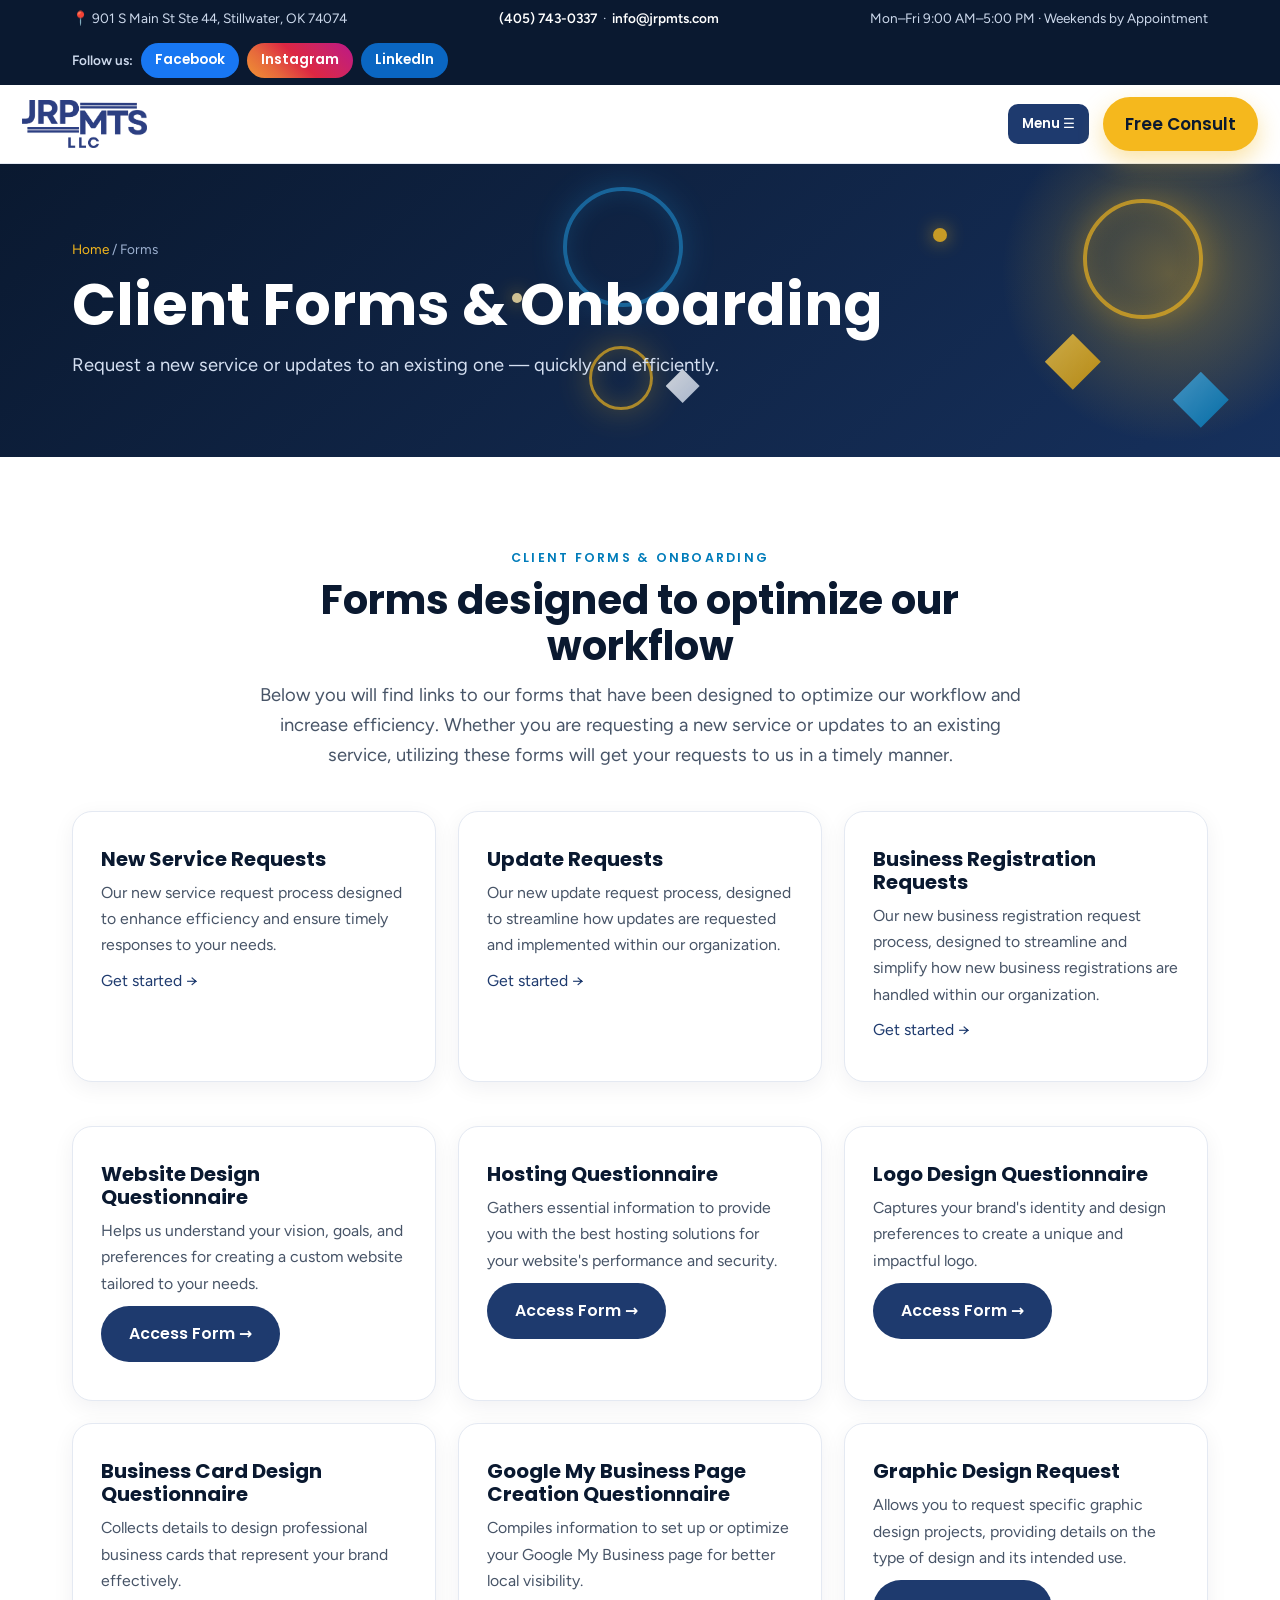
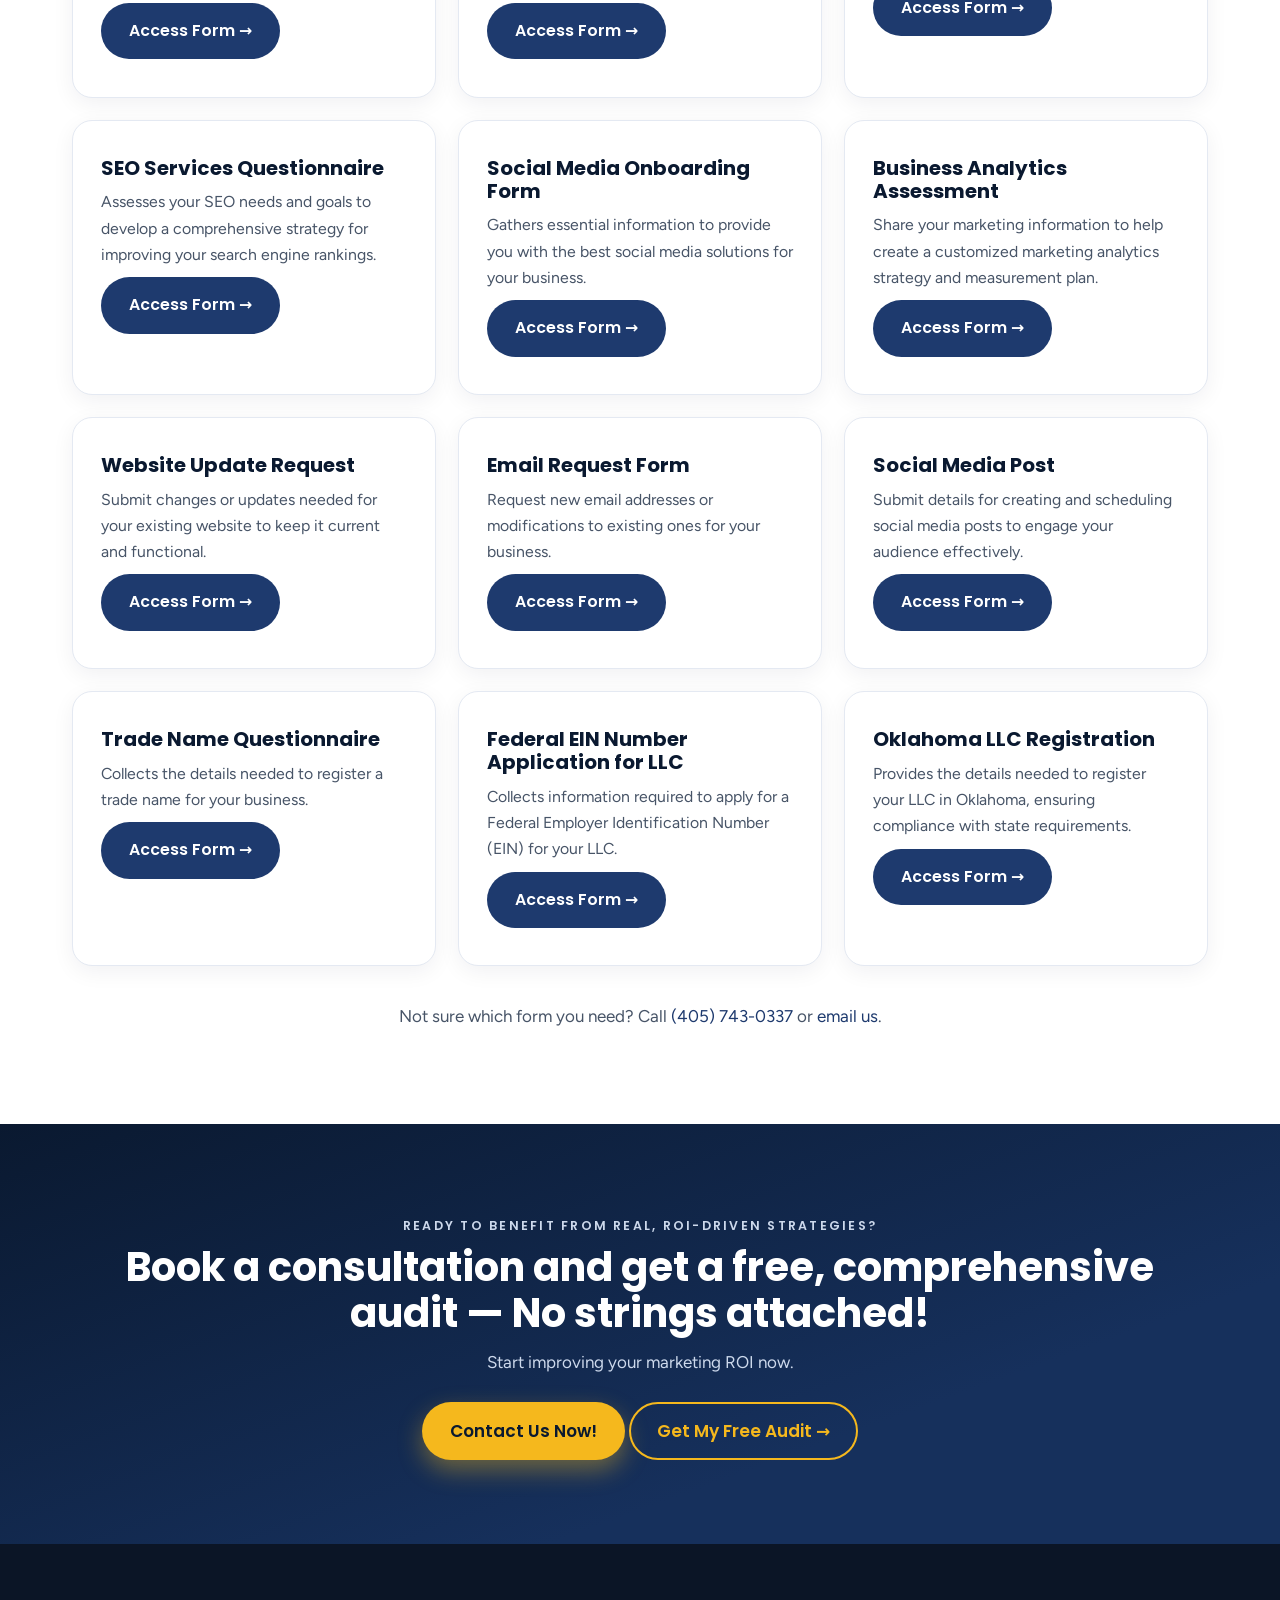
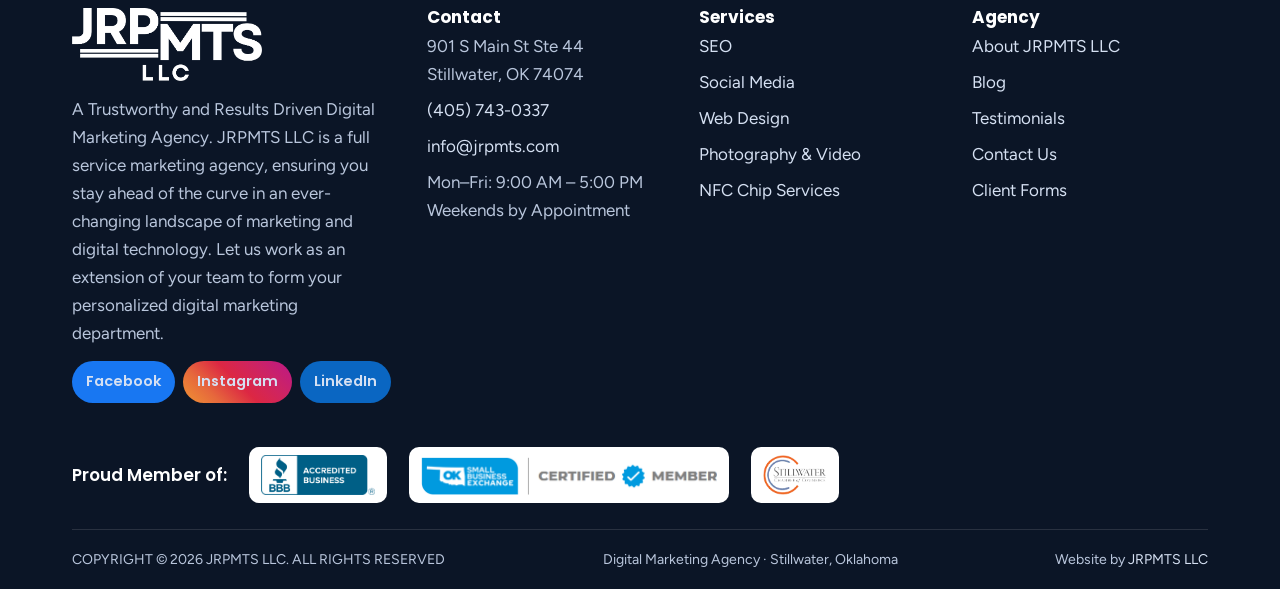
<file: forms/index.html>
<!DOCTYPE html>
<html lang="en">
<head>
<meta charset="UTF-8">
<meta name="viewport" content="width=device-width, initial-scale=1.0">
<title>Client Forms & Onboarding — JRPMTS LLC</title>
<meta name="description" content="JRPMTS LLC client forms — website design, hosting, logo design, SEO, social media onboarding, business registration and update requests.">
<!-- Social share preview (Open Graph / Twitter). Live domain since the
     2026-11-21 DNS switch to Cloudflare Pages. -->
<meta property="og:type" content="website">
<meta property="og:site_name" content="JRPMTS LLC">
<meta property="og:title" content="Client Forms & Onboarding — JRPMTS LLC">
<meta property="og:description" content="JRPMTS LLC client forms — website design, hosting, logo design, SEO, social media onboarding, business registration and update requests.">
<meta property="og:url" content="https://jrpmts.com/forms/">
<meta property="og:image" content="https://jrpmts.com/images/og-image.jpg">
<meta property="og:image:width" content="1200">
<meta property="og:image:height" content="630">
<meta property="og:image:alt" content="JRPMTS LLC — Digital Marketing Agency in Stillwater, OK">
<meta name="twitter:card" content="summary_large_image">
<meta name="twitter:title" content="Client Forms & Onboarding — JRPMTS LLC">
<meta name="twitter:description" content="JRPMTS LLC client forms — website design, hosting, logo design, SEO, social media onboarding, business registration and update requests.">
<meta name="twitter:image" content="https://jrpmts.com/images/og-image.jpg">
<link rel="canonical" href="https://jrpmts.com/forms/">
<script type="application/ld+json">{"@context": "https://schema.org", "@type": "ProfessionalService", "name": "JRPMTS LLC", "description": "JRPMTS LLC client forms \u2014 website design, hosting, logo design, SEO, social media onboarding, business registration and update requests.", "url": "https://jrpmts.com/", "telephone": "+1-405-743-0337", "email": "info@jrpmts.com", "address": {"@type": "PostalAddress", "streetAddress": "901 S Main St Ste 44", "addressLocality": "Stillwater", "addressRegion": "OK", "postalCode": "74074", "addressCountry": "US"}, "geo": {"@type": "GeoCoordinates", "latitude": 36.1156, "longitude": -97.0584}, "openingHoursSpecification": {"@type": "OpeningHoursSpecification", "dayOfWeek": ["Monday", "Tuesday", "Wednesday", "Thursday", "Friday"], "opens": "09:00", "closes": "17:00"}, "sameAs": ["https://www.facebook.com/jrpmts", "https://www.instagram.com/jrpmts", "https://www.linkedin.com/company/104409253/"]}</script>
<link rel="icon" href="/favicon.ico" sizes="any">
<link rel="icon" type="image/png" sizes="32x32" href="/images/favicon-32.png">
<link rel="apple-touch-icon" href="/apple-touch-icon.png">
<link rel="preconnect" href="https://fonts.googleapis.com">
<link rel="preconnect" href="https://fonts.gstatic.com" crossorigin>
<link href="https://fonts.googleapis.com/css2?family=Poppins:wght@500;600;700;800&family=Figtree:wght@400;500;600;700&display=swap" rel="stylesheet">
<link rel="stylesheet" href="/styles.css?v=2">
<script src="/vendor/three.min.js" defer></script>
<script src="/main.js" defer></script>
</head>
<body>
<div class="topbar"><div class="wrap">
<span class="tb-addr">📍 901 S Main St Ste 44, Stillwater, OK 74074</span>
<span class="tb-contact"><a href="tel:+14057430337">(405) 743-0337</a> &nbsp;·&nbsp; <a href="mailto:info@jrpmts.com">info@jrpmts.com</a></span>
<span class="tb-hours">Mon–Fri 9:00 AM–5:00 PM · Weekends by Appointment</span>
<span class="social-bar"><span>Follow us:</span><a class="fb" href="https://www.facebook.com/jrpmts" aria-label="JRPMTS on Facebook" target="_blank" rel="noopener">Facebook</a><a class="ig" href="https://www.instagram.com/jrpmts" aria-label="JRPMTS on Instagram" target="_blank" rel="noopener">Instagram</a><a class="li" href="https://www.linkedin.com/company/104409253/" aria-label="JRPMTS on LinkedIn" target="_blank" rel="noopener">LinkedIn</a></span>
</div></div>
<header class="site"><div class="navwrap">
<a class="brand" href="/"><img src="/images/logo-white.webp" alt="JRPMTS LLC — Digital Marketing Agency in Stillwater, OK" width="220" height="85"></a>
<button class="menu-btn" id="menuBtn" type="button" aria-expanded="false" aria-controls="mainNav" aria-label="Toggle navigation menu">Menu ☰</button>
<nav class="main" id="mainNav">
<a href="/">Home</a>
<a href="/about/">About</a>
<a href="/services/">Services</a>
<a href="/services/web-design/">Web Design</a>
<a href="/services/nfc-chip-services/">NFC Chip Services</a>
<a href="/clients/">Clients</a>
<a href="/forms/" class="active">Forms</a>
<a href="/testimonials/">Testimonials</a>
<a href="/blog/">Blog</a>
<a href="/contact/">Contact</a>
</nav>
<div class="nav-cta"><a class="phone" href="tel:+14057430337">(405) 743-0337</a><a class="btn btn-gold" href="/contact/">Free Consult</a></div>
</div></header>
<section class="pagehero"><div class="hero-3d-fallback" aria-hidden="true"><i class="hf-ring gold"></i><i class="hf-diamond gold"></i><i class="hf-ring blue"></i><i class="hf-dot"></i><i class="hf-diamond blue"></i><i class="hf-ring gold small"></i><i class="hf-dot gold"></i><i class="hf-diamond white"></i></div><canvas class="hero3d" aria-hidden="true"></canvas><div class="wrap">
<div class="crumbs"><a href="/">Home</a> / Forms</div>
<h1>Client Forms &amp; Onboarding</h1>
<p class="lead">Request a new service or updates to an existing one — quickly and efficiently.</p>
</div></section>
<main>

<section class="section"><div class="wrap">
<div class="center reveal" style="max-width:780px;margin:0 auto 40px">
<p class="eyebrow">Client Forms &amp; Onboarding</p>
<h2>Forms designed to optimize our workflow</h2>
<p class="lead">Below you will find links to our forms that have been designed to optimize our workflow and increase efficiency. Whether you are requesting a new service or updates to an existing service, utilizing these forms will get your requests to us in a timely manner.</p>
</div>
<div class="grid c3" style="margin-bottom:44px">
<article class="card reveal"><h3>New Service Requests</h3><p>Our new service request process designed to enhance efficiency and ensure timely responses to your needs.</p><p><a href="/contact/">Get started →</a></p></article>
<article class="card reveal"><h3>Update Requests</h3><p>Our new update request process, designed to streamline how updates are requested and implemented within our organization.</p><p><a href="/contact/">Get started →</a></p></article>
<article class="card reveal"><h3>Business Registration Requests</h3><p>Our new business registration request process, designed to streamline and simplify how new business registrations are handled within our organization.</p><p><a href="/contact/">Get started →</a></p></article>
</div>
<div class="grid c3">
<article class="card reveal"><h3>Website Design Questionnaire</h3><p>Helps us understand your vision, goals, and preferences for creating a custom website tailored to your needs.</p><p><a class="btn btn-navy" href="https://mts.sh/websitedesign/" target="_blank" rel="noopener">Access Form →</a></p></article>
<article class="card reveal"><h3>Hosting Questionnaire</h3><p>Gathers essential information to provide you with the best hosting solutions for your website's performance and security.</p><p><a class="btn btn-navy" href="http://mts.sh/hosting" target="_blank" rel="noopener">Access Form →</a></p></article>
<article class="card reveal"><h3>Logo Design Questionnaire</h3><p>Captures your brand's identity and design preferences to create a unique and impactful logo.</p><p><a class="btn btn-navy" href="http://mts.sh/logodesign" target="_blank" rel="noopener">Access Form →</a></p></article>
<article class="card reveal"><h3>Business Card Design Questionnaire</h3><p>Collects details to design professional business cards that represent your brand effectively.</p><p><a class="btn btn-navy" href="http://mts.sh/businesscard" target="_blank" rel="noopener">Access Form →</a></p></article>
<article class="card reveal"><h3>Google My Business Page Creation Questionnaire</h3><p>Compiles information to set up or optimize your Google My Business page for better local visibility.</p><p><a class="btn btn-navy" href="http://mts.sh/googlepage" target="_blank" rel="noopener">Access Form →</a></p></article>
<article class="card reveal"><h3>Graphic Design Request</h3><p>Allows you to request specific graphic design projects, providing details on the type of design and its intended use.</p><p><a class="btn btn-navy" href="http://mts.sh/graphicdesign" target="_blank" rel="noopener">Access Form →</a></p></article>
<article class="card reveal"><h3>SEO Services Questionnaire</h3><p>Assesses your SEO needs and goals to develop a comprehensive strategy for improving your search engine rankings.</p><p><a class="btn btn-navy" href="http://mts.sh/seobusinessprofile" target="_blank" rel="noopener">Access Form →</a></p></article>
<article class="card reveal"><h3>Social Media Onboarding Form</h3><p>Gathers essential information to provide you with the best social media solutions for your business.</p><p><a class="btn btn-navy" href="https://mts.sh/socialmedia/" target="_blank" rel="noopener">Access Form →</a></p></article>
<article class="card reveal"><h3>Business Analytics Assessment</h3><p>Share your marketing information to help create a customized marketing analytics strategy and measurement plan.</p><p><a class="btn btn-navy" href="https://mts.sh/analytics/" target="_blank" rel="noopener">Access Form →</a></p></article>
<article class="card reveal"><h3>Website Update Request</h3><p>Submit changes or updates needed for your existing website to keep it current and functional.</p><p><a class="btn btn-navy" href="http://mts.sh/websiteupdate" target="_blank" rel="noopener">Access Form →</a></p></article>
<article class="card reveal"><h3>Email Request Form</h3><p>Request new email addresses or modifications to existing ones for your business.</p><p><a class="btn btn-navy" href="http://mts.sh/emailrequest" target="_blank" rel="noopener">Access Form →</a></p></article>
<article class="card reveal"><h3>Social Media Post</h3><p>Submit details for creating and scheduling social media posts to engage your audience effectively.</p><p><a class="btn btn-navy" href="http://mts.sh/post" target="_blank" rel="noopener">Access Form →</a></p></article>
<article class="card reveal"><h3>Trade Name Questionnaire</h3><p>Collects the details needed to register a trade name for your business.</p><p><a class="btn btn-navy" href="http://mts.sh/tradename" target="_blank" rel="noopener">Access Form →</a></p></article>
<article class="card reveal"><h3>Federal EIN Number Application for LLC</h3><p>Collects information required to apply for a Federal Employer Identification Number (EIN) for your LLC.</p><p><a class="btn btn-navy" href="https://mts.sh/federalein/" target="_blank" rel="noopener">Access Form →</a></p></article>
<article class="card reveal"><h3>Oklahoma LLC Registration</h3><p>Provides the details needed to register your LLC in Oklahoma, ensuring compliance with state requirements.</p><p><a class="btn btn-navy" href="http://mts.sh/llc" target="_blank" rel="noopener">Access Form →</a></p></article>
</div>
<p class="center" style="margin-top:36px;color:var(--muted)">Not sure which form you need? Call <a href="tel:+14057430337">(405) 743-0337</a> or <a href="mailto:info@jrpmts.com">email us</a>.</p>
</div></section>
<section class="section navy"><div class="wrap center reveal">
<p class="eyebrow gold">Ready to Benefit from Real, ROI-Driven Strategies?</p>
<h2>Book a consultation and get a free, comprehensive audit — No strings attached!</h2>
<p style="max-width:640px;margin:12px auto 26px">Start improving your marketing ROI now.</p>
<a class="btn btn-gold" href="/contact/">Contact Us Now!</a>
<a class="btn btn-outline" href="/#free-audit">Get My Free Audit →</a>
</div></section>
</main>
<footer class="site"><div class="wrap">
<div class="foot-grid">
<div>
<img src="/images/logo-white.webp" alt="JRPMTS LLC" width="190" height="73" style="filter:brightness(0) invert(1);margin-bottom:14px">
<p>A Trustworthy and Results Driven Digital Marketing Agency. JRPMTS LLC is a full service marketing agency, ensuring you stay ahead of the curve in an ever-changing landscape of marketing and digital technology. Let us work as an extension of your team to form your personalized digital marketing department.</p>
<div class="social-bar"><span>Follow us:</span><a class="fb" href="https://www.facebook.com/jrpmts" aria-label="JRPMTS on Facebook" target="_blank" rel="noopener">Facebook</a><a class="ig" href="https://www.instagram.com/jrpmts" aria-label="JRPMTS on Instagram" target="_blank" rel="noopener">Instagram</a><a class="li" href="https://www.linkedin.com/company/104409253/" aria-label="JRPMTS on LinkedIn" target="_blank" rel="noopener">LinkedIn</a></div>
</div>
<div>
<h4>Contact</h4>
<ul>
<li>901 S Main St Ste 44<br>Stillwater, OK 74074</li>
<li><a href="tel:+14057430337">(405) 743-0337</a></li>
<li><a href="mailto:info@jrpmts.com">info@jrpmts.com</a></li>
<li>Mon–Fri: 9:00 AM – 5:00 PM<br>Weekends by Appointment</li>
</ul>
</div>
<div>
<h4>Services</h4>
<ul>
<li><a href="/services/">SEO</a></li>
<li><a href="/services/">Social Media</a></li>
<li><a href="/services/web-design/">Web Design</a></li>
<li><a href="/services/">Photography &amp; Video</a></li>
<li><a href="/services/nfc-chip-services/">NFC Chip Services</a></li>
</ul>
</div>
<div>
<h4>Agency</h4>
<ul>
<li><a href="/about/">About JRPMTS LLC</a></li>
<li><a href="/blog/">Blog</a></li>
<li><a href="/testimonials/">Testimonials</a></li>
<li><a href="/contact/">Contact Us</a></li>
<li><a href="/forms/">Client Forms</a></li>
</ul>
</div>
</div>
<div class="badges" style="padding-bottom:26px">
<span style="color:#fff;font-family:var(--font-head);font-weight:600">Proud Member of:</span>
<img src="/images/bbb-seal.png" alt="BBB Accredited Business seal">
<img src="/images/ok-certified.png" alt="Oklahoma Certified Member">
<img src="/images/chamber-logo.webp" alt="Stillwater Chamber of Commerce member logo">
</div>
<div class="foot-bottom">
<span>COPYRIGHT © 2026 JRPMTS LLC. ALL RIGHTS RESERVED</span>
<span>Digital Marketing Agency · Stillwater, Oklahoma</span>
<span>Website by <a href="https://jrpmts.com">JRPMTS LLC</a></span>
</div>
</div></footer>
</body>
</html>
</file>
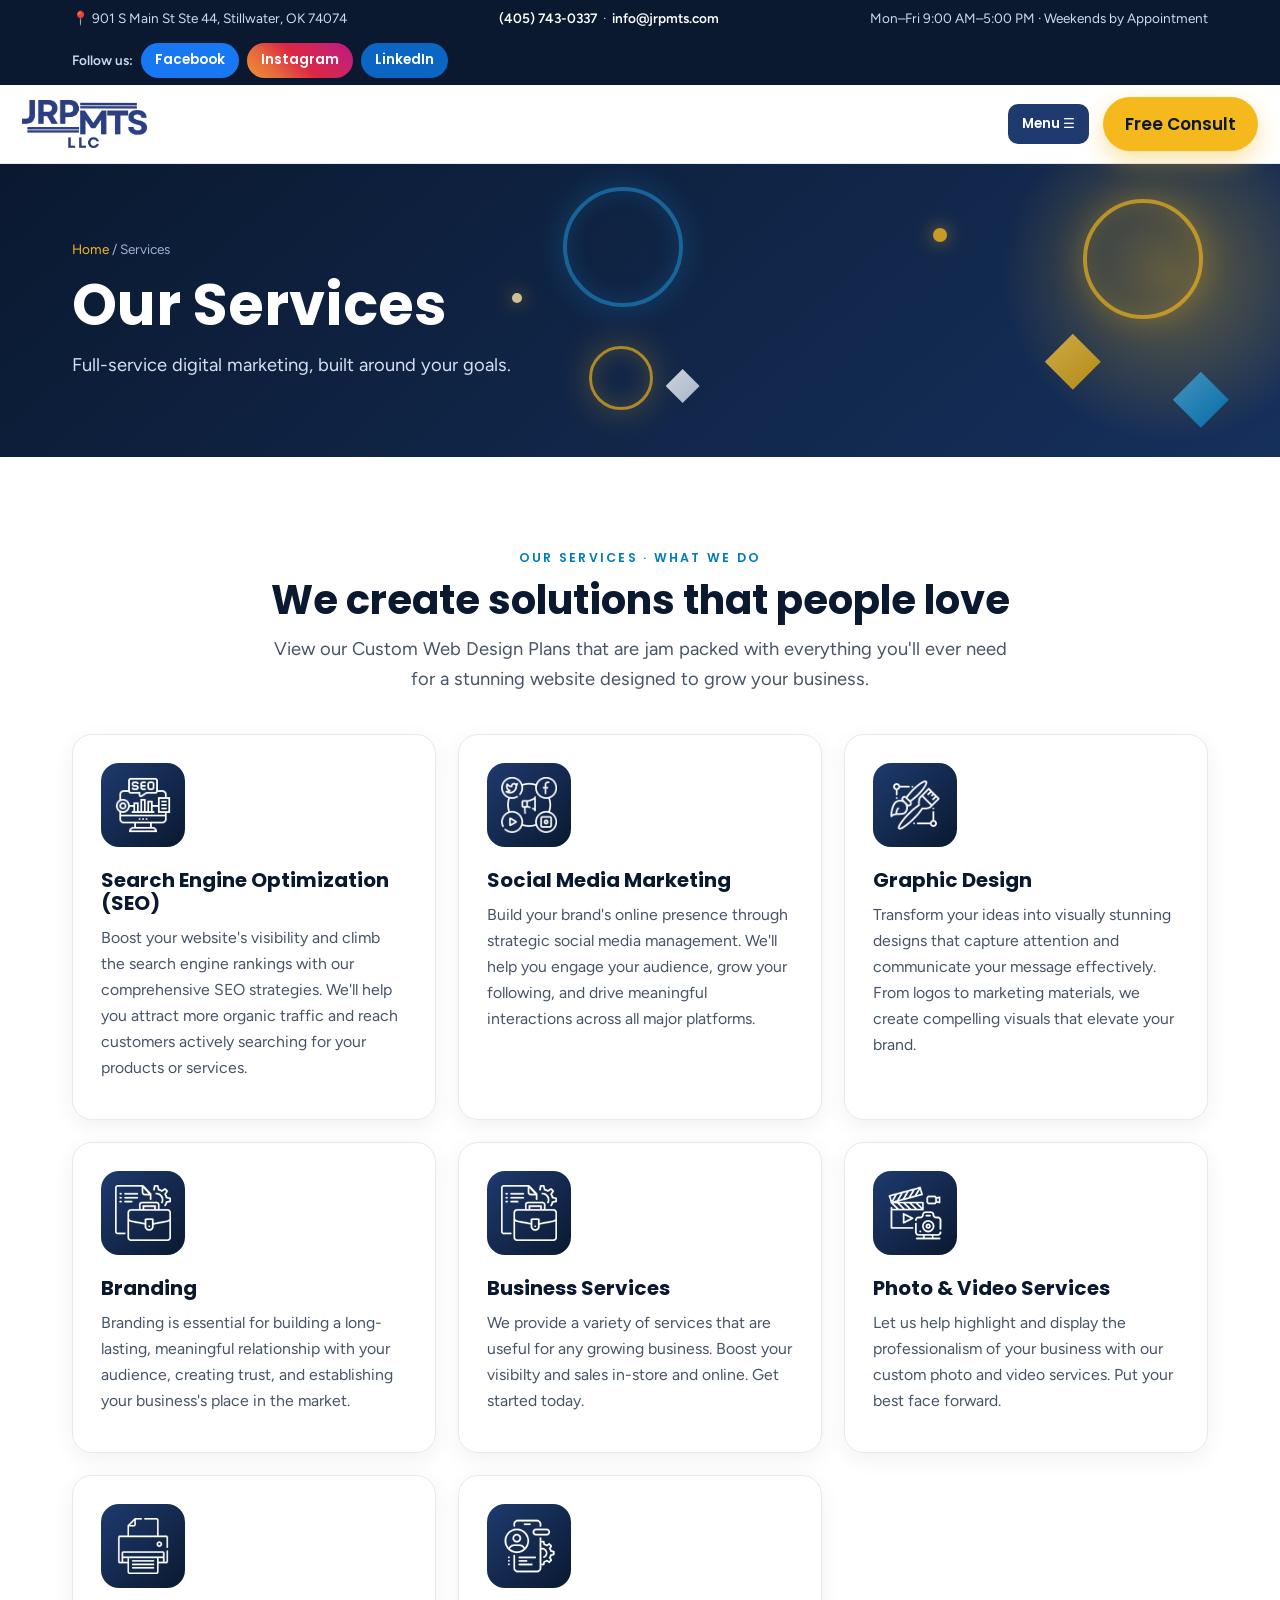
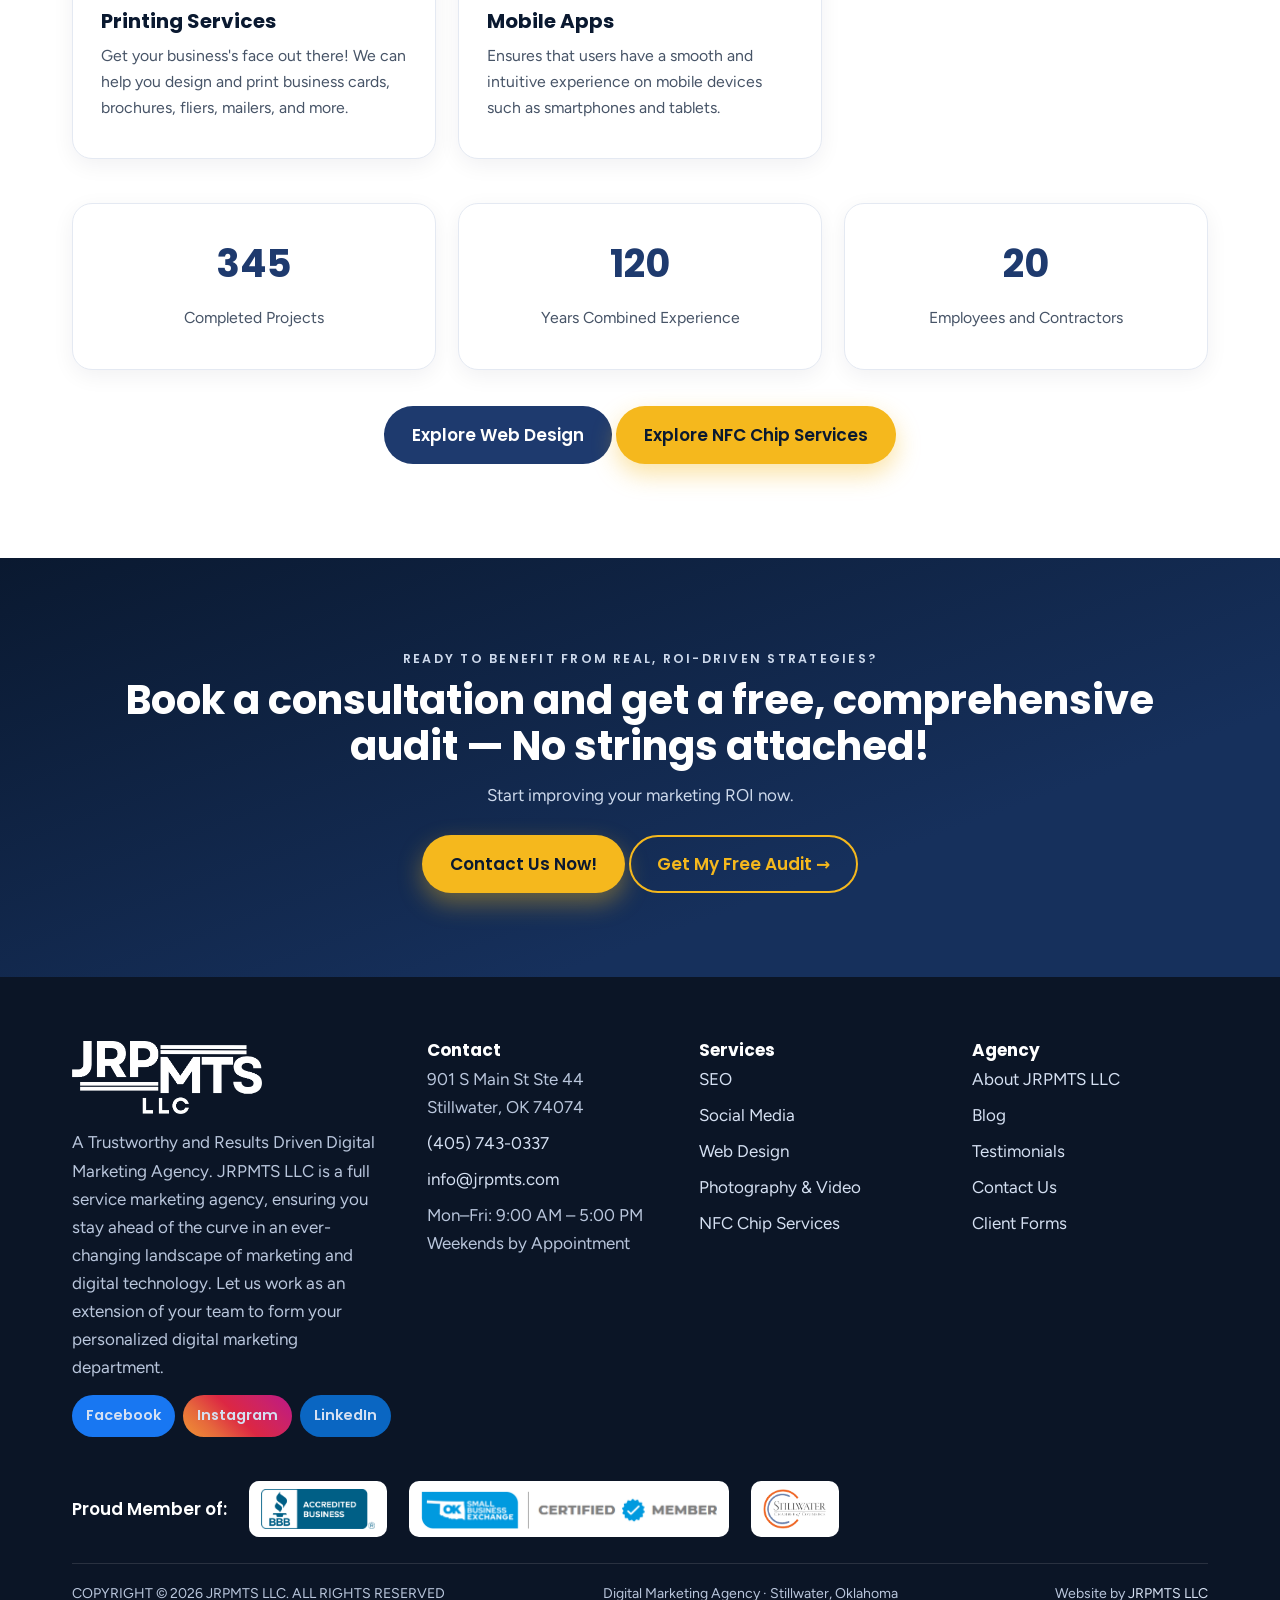
<file: services/index.html>
<!DOCTYPE html>
<html lang="en">
<head>
<meta charset="UTF-8">
<meta name="viewport" content="width=device-width, initial-scale=1.0">
<title>Digital Marketing Services — JRPMTS LLC Stillwater OK</title>
<meta name="description" content="JRPMTS LLC services: SEO, social media marketing, graphic design, branding, business services, photo & video, printing and mobile apps in Stillwater, OK.">
<!-- Social share preview (Open Graph / Twitter). Live domain since the
     2026-11-21 DNS switch to Cloudflare Pages. -->
<meta property="og:type" content="website">
<meta property="og:site_name" content="JRPMTS LLC">
<meta property="og:title" content="Digital Marketing Services — JRPMTS LLC Stillwater OK">
<meta property="og:description" content="JRPMTS LLC services: SEO, social media marketing, graphic design, branding, business services, photo & video, printing and mobile apps in Stillwater, OK.">
<meta property="og:url" content="https://jrpmts.com/services/">
<meta property="og:image" content="https://jrpmts.com/images/og-image.jpg">
<meta property="og:image:width" content="1200">
<meta property="og:image:height" content="630">
<meta property="og:image:alt" content="JRPMTS LLC — Digital Marketing Agency in Stillwater, OK">
<meta name="twitter:card" content="summary_large_image">
<meta name="twitter:title" content="Digital Marketing Services — JRPMTS LLC Stillwater OK">
<meta name="twitter:description" content="JRPMTS LLC services: SEO, social media marketing, graphic design, branding, business services, photo & video, printing and mobile apps in Stillwater, OK.">
<meta name="twitter:image" content="https://jrpmts.com/images/og-image.jpg">
<link rel="canonical" href="https://jrpmts.com/services/">
<script type="application/ld+json">{"@context": "https://schema.org", "@type": "ProfessionalService", "name": "JRPMTS LLC", "description": "JRPMTS LLC services: SEO, social media marketing, graphic design, branding, business services, photo & video, printing and mobile apps in Stillwater, OK.", "url": "https://jrpmts.com/", "telephone": "+1-405-743-0337", "email": "info@jrpmts.com", "address": {"@type": "PostalAddress", "streetAddress": "901 S Main St Ste 44", "addressLocality": "Stillwater", "addressRegion": "OK", "postalCode": "74074", "addressCountry": "US"}, "geo": {"@type": "GeoCoordinates", "latitude": 36.1156, "longitude": -97.0584}, "openingHoursSpecification": {"@type": "OpeningHoursSpecification", "dayOfWeek": ["Monday", "Tuesday", "Wednesday", "Thursday", "Friday"], "opens": "09:00", "closes": "17:00"}, "sameAs": ["https://www.facebook.com/jrpmts", "https://www.instagram.com/jrpmts", "https://www.linkedin.com/company/104409253/"]}</script>
<link rel="icon" href="/favicon.ico" sizes="any">
<link rel="icon" type="image/png" sizes="32x32" href="/images/favicon-32.png">
<link rel="apple-touch-icon" href="/apple-touch-icon.png">
<link rel="preconnect" href="https://fonts.googleapis.com">
<link rel="preconnect" href="https://fonts.gstatic.com" crossorigin>
<link href="https://fonts.googleapis.com/css2?family=Poppins:wght@500;600;700;800&family=Figtree:wght@400;500;600;700&display=swap" rel="stylesheet">
<link rel="stylesheet" href="/styles.css?v=2">
<script src="/vendor/three.min.js" defer></script>
<script src="/main.js" defer></script>
</head>
<body>
<div class="topbar"><div class="wrap">
<span class="tb-addr">📍 901 S Main St Ste 44, Stillwater, OK 74074</span>
<span class="tb-contact"><a href="tel:+14057430337">(405) 743-0337</a> &nbsp;·&nbsp; <a href="mailto:info@jrpmts.com">info@jrpmts.com</a></span>
<span class="tb-hours">Mon–Fri 9:00 AM–5:00 PM · Weekends by Appointment</span>
<span class="social-bar"><span>Follow us:</span><a class="fb" href="https://www.facebook.com/jrpmts" aria-label="JRPMTS on Facebook" target="_blank" rel="noopener">Facebook</a><a class="ig" href="https://www.instagram.com/jrpmts" aria-label="JRPMTS on Instagram" target="_blank" rel="noopener">Instagram</a><a class="li" href="https://www.linkedin.com/company/104409253/" aria-label="JRPMTS on LinkedIn" target="_blank" rel="noopener">LinkedIn</a></span>
</div></div>
<header class="site"><div class="navwrap">
<a class="brand" href="/"><img src="/images/logo-white.webp" alt="JRPMTS LLC — Digital Marketing Agency in Stillwater, OK" width="220" height="85"></a>
<button class="menu-btn" id="menuBtn" type="button" aria-expanded="false" aria-controls="mainNav" aria-label="Toggle navigation menu">Menu ☰</button>
<nav class="main" id="mainNav">
<a href="/">Home</a>
<a href="/about/">About</a>
<a href="/services/" class="active">Services</a>
<a href="/services/web-design/">Web Design</a>
<a href="/services/nfc-chip-services/">NFC Chip Services</a>
<a href="/clients/">Clients</a>
<a href="/forms/">Forms</a>
<a href="/testimonials/">Testimonials</a>
<a href="/blog/">Blog</a>
<a href="/contact/">Contact</a>
</nav>
<div class="nav-cta"><a class="phone" href="tel:+14057430337">(405) 743-0337</a><a class="btn btn-gold" href="/contact/">Free Consult</a></div>
</div></header>
<section class="pagehero"><div class="hero-3d-fallback" aria-hidden="true"><i class="hf-ring gold"></i><i class="hf-diamond gold"></i><i class="hf-ring blue"></i><i class="hf-dot"></i><i class="hf-diamond blue"></i><i class="hf-ring gold small"></i><i class="hf-dot gold"></i><i class="hf-diamond white"></i></div><canvas class="hero3d" aria-hidden="true"></canvas><div class="wrap">
<div class="crumbs"><a href="/">Home</a> / Services</div>
<h1>Our Services</h1>
<p class="lead">Full-service digital marketing, built around your goals.</p>
</div></section>
<main>

<section class="section"><div class="wrap">
<div class="center reveal" style="max-width:760px;margin:0 auto 40px">
<p class="eyebrow">Our Services · What We Do</p>
<h2>We create solutions that people love</h2>
<p class="lead">View our Custom Web Design Plans that are jam packed with everything you'll ever need for a stunning website designed to grow your business.</p>
</div>
<div class="grid c3">
<article class="card tilt reveal"><div class="inner">
<span class="icon-tile"><img src="/images/seo.webp" alt="Search Engine Optimization (SEO)" loading="lazy"></span><h3>Search Engine Optimization (SEO)</h3><p>Boost your website's visibility and climb the search engine rankings with our comprehensive SEO strategies. We'll help you attract more organic traffic and reach customers actively searching for your products or services.</p></div></article>
<article class="card tilt reveal"><div class="inner">
<span class="icon-tile"><img src="/images/social-media.webp" alt="Social Media Marketing" loading="lazy"></span><h3>Social Media Marketing</h3><p>Build your brand's online presence through strategic social media management. We'll help you engage your audience, grow your following, and drive meaningful interactions across all major platforms.</p></div></article>
<article class="card tilt reveal"><div class="inner">
<span class="icon-tile"><img src="/images/graphic-design.webp" alt="Graphic Design" loading="lazy"></span><h3>Graphic Design</h3><p>Transform your ideas into visually stunning designs that capture attention and communicate your message effectively. From logos to marketing materials, we create compelling visuals that elevate your brand.</p></div></article>
<article class="card tilt reveal"><div class="inner">
<span class="icon-tile"><img src="/images/business.webp" alt="Branding" loading="lazy"></span><h3>Branding</h3><p>Branding is essential for building a long-lasting, meaningful relationship with your audience, creating trust, and establishing your business's place in the market.</p></div></article>
<article class="card tilt reveal"><div class="inner">
<span class="icon-tile"><img src="/images/business.webp" alt="Business Services" loading="lazy"></span><h3>Business Services</h3><p>We provide a variety of services that are useful for any growing business. Boost your visibilty and sales in-store and online. Get started today.</p></div></article>
<article class="card tilt reveal"><div class="inner">
<span class="icon-tile"><img src="/images/photo-video.webp" alt="Photo &amp; Video Services" loading="lazy"></span><h3>Photo &amp; Video Services</h3><p>Let us help highlight and display the professionalism of your business with our custom photo and video services. Put your best face forward.</p></div></article>
<article class="card tilt reveal"><div class="inner">
<span class="icon-tile"><img src="/images/printing.webp" alt="Printing Services" loading="lazy"></span><h3>Printing Services</h3><p>Get your business's face out there! We can help you design and print business cards, brochures, fliers, mailers, and more.</p></div></article>
<article class="card tilt reveal"><div class="inner">
<span class="icon-tile"><img src="/images/mobile-apps.webp" alt="Mobile Apps" loading="lazy"></span><h3>Mobile Apps</h3><p>Ensures that users have a smooth and intuitive experience on mobile devices such as smartphones and tablets.</p></div></article>
</div>
<div class="grid c3" style="margin-top:44px;text-align:center">
<div class="card reveal"><p style="font-family:var(--font-head);font-size:2.4rem;font-weight:700;color:var(--navy);margin:0">345</p><p>Completed Projects</p></div>
<div class="card reveal"><p style="font-family:var(--font-head);font-size:2.4rem;font-weight:700;color:var(--navy);margin:0">120</p><p>Years Combined Experience</p></div>
<div class="card reveal"><p style="font-family:var(--font-head);font-size:2.4rem;font-weight:700;color:var(--navy);margin:0">20</p><p>Employees and Contractors</p></div>
</div>
<p class="center" style="margin-top:36px"><a class="btn btn-navy" href="/services/web-design/">Explore Web Design</a> <a class="btn btn-gold" href="/services/nfc-chip-services/">Explore NFC Chip Services</a></p>
</div></section>
<section class="section navy"><div class="wrap center reveal">
<p class="eyebrow gold">Ready to Benefit from Real, ROI-Driven Strategies?</p>
<h2>Book a consultation and get a free, comprehensive audit — No strings attached!</h2>
<p style="max-width:640px;margin:12px auto 26px">Start improving your marketing ROI now.</p>
<a class="btn btn-gold" href="/contact/">Contact Us Now!</a>
<a class="btn btn-outline" href="/#free-audit">Get My Free Audit →</a>
</div></section>
</main>
<footer class="site"><div class="wrap">
<div class="foot-grid">
<div>
<img src="/images/logo-white.webp" alt="JRPMTS LLC" width="190" height="73" style="filter:brightness(0) invert(1);margin-bottom:14px">
<p>A Trustworthy and Results Driven Digital Marketing Agency. JRPMTS LLC is a full service marketing agency, ensuring you stay ahead of the curve in an ever-changing landscape of marketing and digital technology. Let us work as an extension of your team to form your personalized digital marketing department.</p>
<div class="social-bar"><span>Follow us:</span><a class="fb" href="https://www.facebook.com/jrpmts" aria-label="JRPMTS on Facebook" target="_blank" rel="noopener">Facebook</a><a class="ig" href="https://www.instagram.com/jrpmts" aria-label="JRPMTS on Instagram" target="_blank" rel="noopener">Instagram</a><a class="li" href="https://www.linkedin.com/company/104409253/" aria-label="JRPMTS on LinkedIn" target="_blank" rel="noopener">LinkedIn</a></div>
</div>
<div>
<h4>Contact</h4>
<ul>
<li>901 S Main St Ste 44<br>Stillwater, OK 74074</li>
<li><a href="tel:+14057430337">(405) 743-0337</a></li>
<li><a href="mailto:info@jrpmts.com">info@jrpmts.com</a></li>
<li>Mon–Fri: 9:00 AM – 5:00 PM<br>Weekends by Appointment</li>
</ul>
</div>
<div>
<h4>Services</h4>
<ul>
<li><a href="/services/">SEO</a></li>
<li><a href="/services/">Social Media</a></li>
<li><a href="/services/web-design/">Web Design</a></li>
<li><a href="/services/">Photography &amp; Video</a></li>
<li><a href="/services/nfc-chip-services/">NFC Chip Services</a></li>
</ul>
</div>
<div>
<h4>Agency</h4>
<ul>
<li><a href="/about/">About JRPMTS LLC</a></li>
<li><a href="/blog/">Blog</a></li>
<li><a href="/testimonials/">Testimonials</a></li>
<li><a href="/contact/">Contact Us</a></li>
<li><a href="/forms/">Client Forms</a></li>
</ul>
</div>
</div>
<div class="badges" style="padding-bottom:26px">
<span style="color:#fff;font-family:var(--font-head);font-weight:600">Proud Member of:</span>
<img src="/images/bbb-seal.png" alt="BBB Accredited Business seal">
<img src="/images/ok-certified.png" alt="Oklahoma Certified Member">
<img src="/images/chamber-logo.webp" alt="Stillwater Chamber of Commerce member logo">
</div>
<div class="foot-bottom">
<span>COPYRIGHT © 2026 JRPMTS LLC. ALL RIGHTS RESERVED</span>
<span>Digital Marketing Agency · Stillwater, Oklahoma</span>
<span>Website by <a href="https://jrpmts.com">JRPMTS LLC</a></span>
</div>
</div></footer>
</body>
</html>
</file>
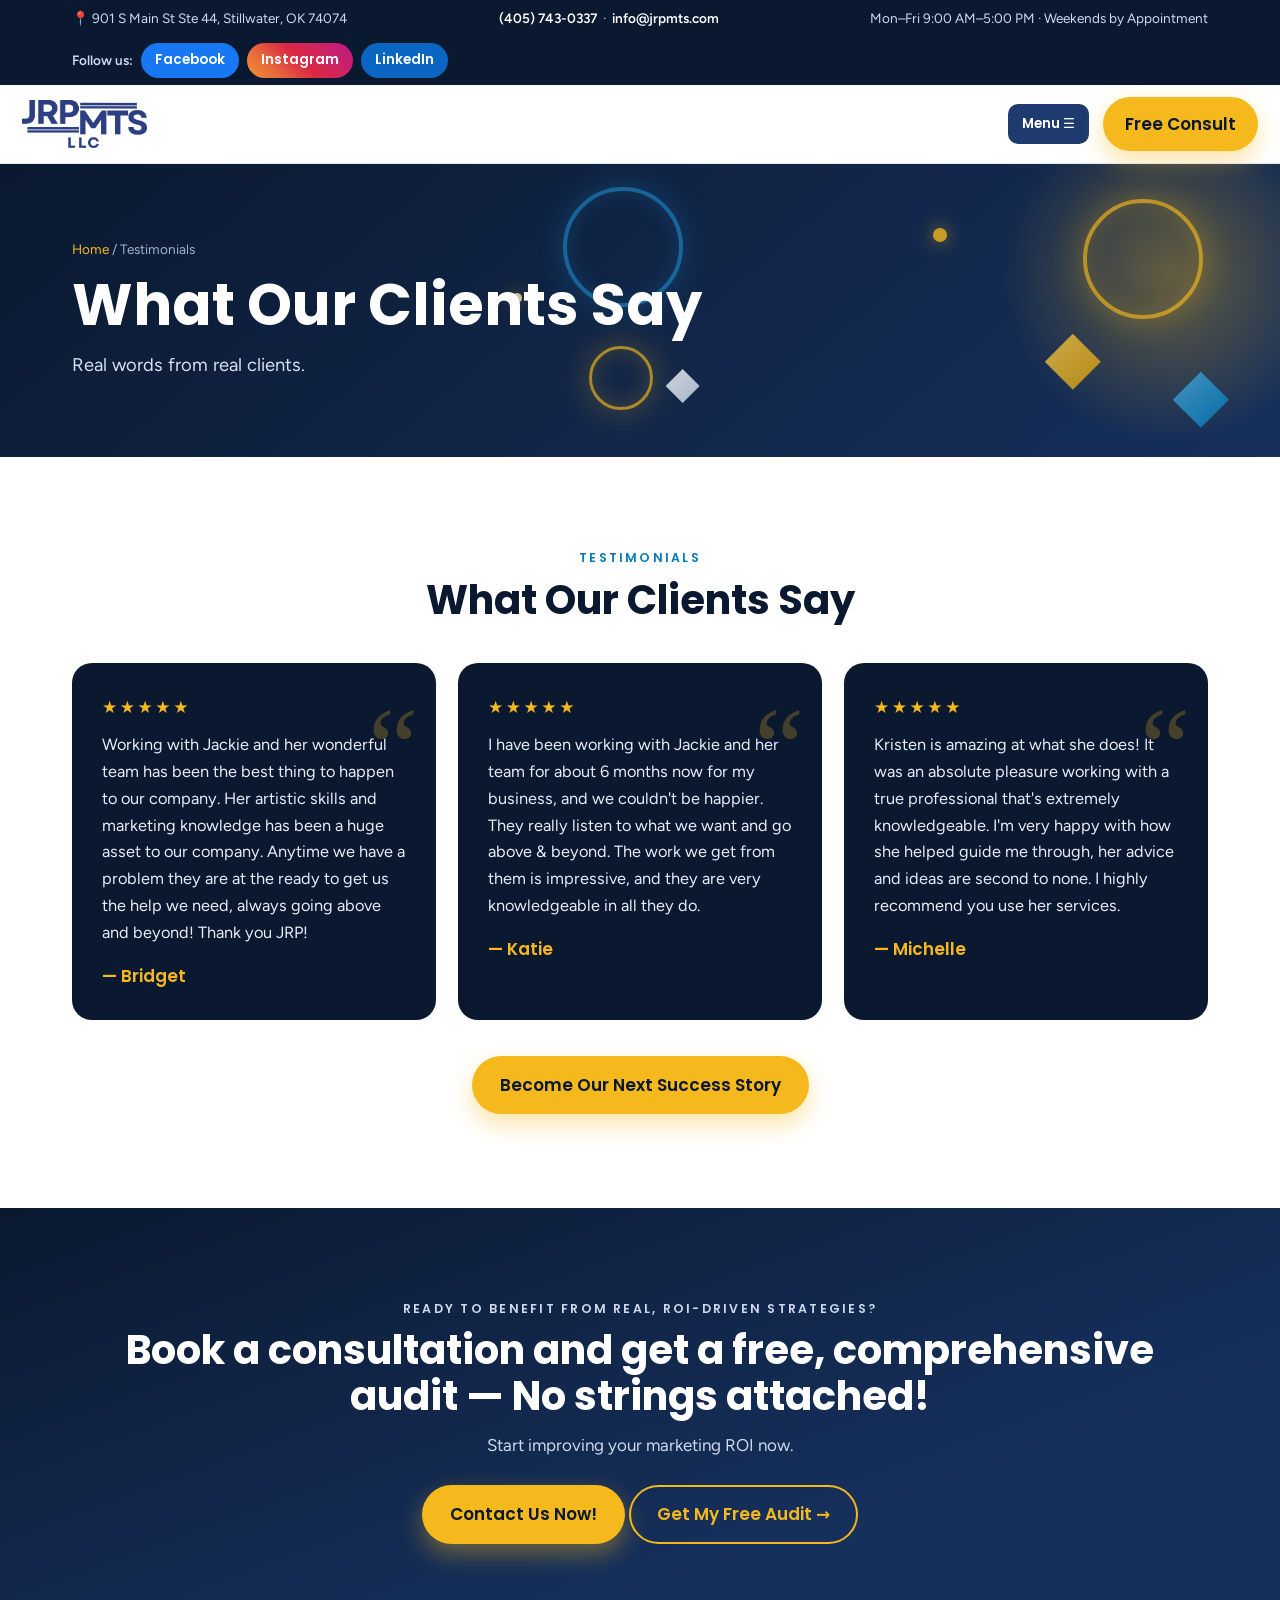
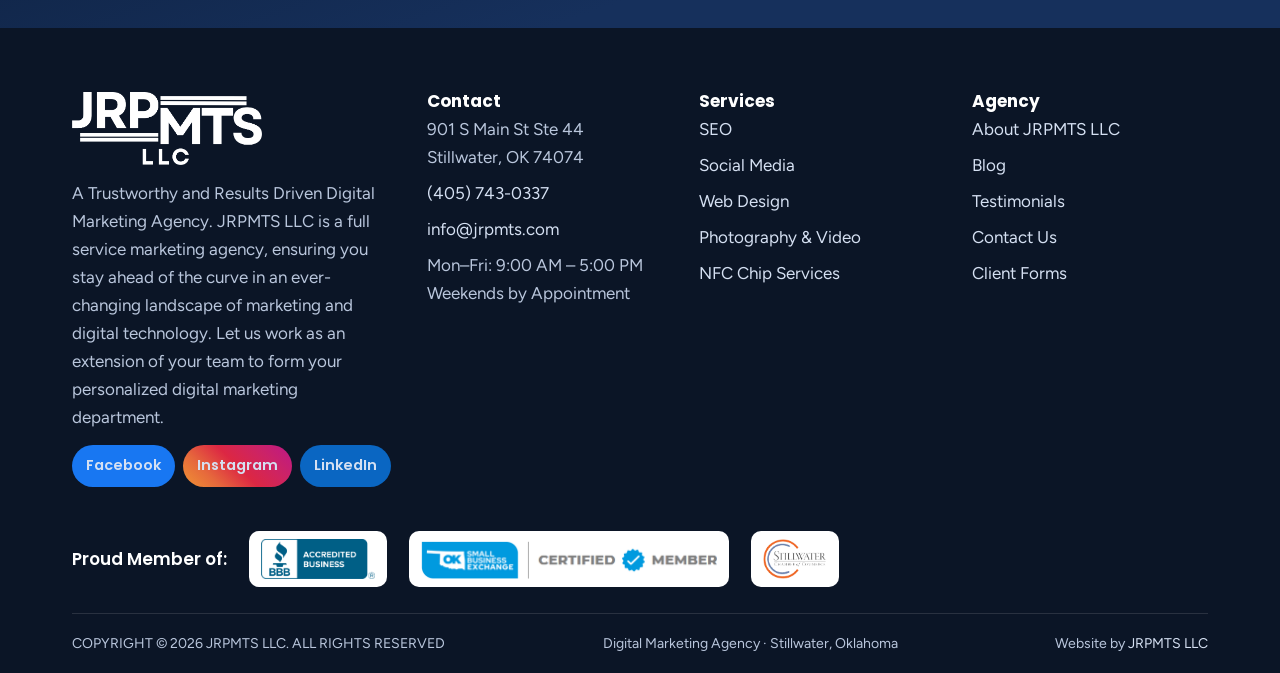
<file: testimonials/index.html>
<!DOCTYPE html>
<html lang="en">
<head>
<meta charset="UTF-8">
<meta name="viewport" content="width=device-width, initial-scale=1.0">
<title>Client Testimonials — JRPMTS LLC Stillwater, OK</title>
<meta name="description" content="What JRPMTS LLC clients say — reviews from Bridget, Katie and Michelle on working with Jackie, Kristen and the JRPMTS team.">
<!-- Social share preview (Open Graph / Twitter). Live domain since the
     2026-11-21 DNS switch to Cloudflare Pages. -->
<meta property="og:type" content="website">
<meta property="og:site_name" content="JRPMTS LLC">
<meta property="og:title" content="Client Testimonials — JRPMTS LLC Stillwater, OK">
<meta property="og:description" content="What JRPMTS LLC clients say — reviews from Bridget, Katie and Michelle on working with Jackie, Kristen and the JRPMTS team.">
<meta property="og:url" content="https://jrpmts.com/testimonials/">
<meta property="og:image" content="https://jrpmts.com/images/og-image.jpg">
<meta property="og:image:width" content="1200">
<meta property="og:image:height" content="630">
<meta property="og:image:alt" content="JRPMTS LLC — Digital Marketing Agency in Stillwater, OK">
<meta name="twitter:card" content="summary_large_image">
<meta name="twitter:title" content="Client Testimonials — JRPMTS LLC Stillwater, OK">
<meta name="twitter:description" content="What JRPMTS LLC clients say — reviews from Bridget, Katie and Michelle on working with Jackie, Kristen and the JRPMTS team.">
<meta name="twitter:image" content="https://jrpmts.com/images/og-image.jpg">
<link rel="canonical" href="https://jrpmts.com/testimonials/">
<script type="application/ld+json">{"@context": "https://schema.org", "@type": "ProfessionalService", "name": "JRPMTS LLC", "description": "What JRPMTS LLC clients say \u2014 reviews from Bridget, Katie and Michelle on working with Jackie, Kristen and the JRPMTS team.", "url": "https://jrpmts.com/", "telephone": "+1-405-743-0337", "email": "info@jrpmts.com", "address": {"@type": "PostalAddress", "streetAddress": "901 S Main St Ste 44", "addressLocality": "Stillwater", "addressRegion": "OK", "postalCode": "74074", "addressCountry": "US"}, "geo": {"@type": "GeoCoordinates", "latitude": 36.1156, "longitude": -97.0584}, "openingHoursSpecification": {"@type": "OpeningHoursSpecification", "dayOfWeek": ["Monday", "Tuesday", "Wednesday", "Thursday", "Friday"], "opens": "09:00", "closes": "17:00"}, "sameAs": ["https://www.facebook.com/jrpmts", "https://www.instagram.com/jrpmts", "https://www.linkedin.com/company/104409253/"]}</script>
<link rel="icon" href="/favicon.ico" sizes="any">
<link rel="icon" type="image/png" sizes="32x32" href="/images/favicon-32.png">
<link rel="apple-touch-icon" href="/apple-touch-icon.png">
<link rel="preconnect" href="https://fonts.googleapis.com">
<link rel="preconnect" href="https://fonts.gstatic.com" crossorigin>
<link href="https://fonts.googleapis.com/css2?family=Poppins:wght@500;600;700;800&family=Figtree:wght@400;500;600;700&display=swap" rel="stylesheet">
<link rel="stylesheet" href="/styles.css?v=2">
<script src="/vendor/three.min.js" defer></script>
<script src="/main.js" defer></script>
</head>
<body>
<div class="topbar"><div class="wrap">
<span class="tb-addr">📍 901 S Main St Ste 44, Stillwater, OK 74074</span>
<span class="tb-contact"><a href="tel:+14057430337">(405) 743-0337</a> &nbsp;·&nbsp; <a href="mailto:info@jrpmts.com">info@jrpmts.com</a></span>
<span class="tb-hours">Mon–Fri 9:00 AM–5:00 PM · Weekends by Appointment</span>
<span class="social-bar"><span>Follow us:</span><a class="fb" href="https://www.facebook.com/jrpmts" aria-label="JRPMTS on Facebook" target="_blank" rel="noopener">Facebook</a><a class="ig" href="https://www.instagram.com/jrpmts" aria-label="JRPMTS on Instagram" target="_blank" rel="noopener">Instagram</a><a class="li" href="https://www.linkedin.com/company/104409253/" aria-label="JRPMTS on LinkedIn" target="_blank" rel="noopener">LinkedIn</a></span>
</div></div>
<header class="site"><div class="navwrap">
<a class="brand" href="/"><img src="/images/logo-white.webp" alt="JRPMTS LLC — Digital Marketing Agency in Stillwater, OK" width="220" height="85"></a>
<button class="menu-btn" id="menuBtn" type="button" aria-expanded="false" aria-controls="mainNav" aria-label="Toggle navigation menu">Menu ☰</button>
<nav class="main" id="mainNav">
<a href="/">Home</a>
<a href="/about/">About</a>
<a href="/services/">Services</a>
<a href="/services/web-design/">Web Design</a>
<a href="/services/nfc-chip-services/">NFC Chip Services</a>
<a href="/clients/">Clients</a>
<a href="/forms/">Forms</a>
<a href="/testimonials/" class="active">Testimonials</a>
<a href="/blog/">Blog</a>
<a href="/contact/">Contact</a>
</nav>
<div class="nav-cta"><a class="phone" href="tel:+14057430337">(405) 743-0337</a><a class="btn btn-gold" href="/contact/">Free Consult</a></div>
</div></header>
<section class="pagehero"><div class="hero-3d-fallback" aria-hidden="true"><i class="hf-ring gold"></i><i class="hf-diamond gold"></i><i class="hf-ring blue"></i><i class="hf-dot"></i><i class="hf-diamond blue"></i><i class="hf-ring gold small"></i><i class="hf-dot gold"></i><i class="hf-diamond white"></i></div><canvas class="hero3d" aria-hidden="true"></canvas><div class="wrap">
<div class="crumbs"><a href="/">Home</a> / Testimonials</div>
<h1>What Our Clients Say</h1>
<p class="lead">Real words from real clients.</p>
</div></section>
<main>

<section class="section"><div class="wrap">
<div class="center reveal" style="margin-bottom:40px">
<p class="eyebrow">Testimonials</p>
<h2>What Our Clients Say</h2>
</div>
<div class="grid c3">
<blockquote class="quote tilt reveal"><div class="inner"><div class="stars">★★★★★</div><p>Working with Jackie and her wonderful team has been the best thing to happen to our company. Her artistic skills and marketing knowledge has been a huge asset to our company. Anytime we have a problem they are at the ready to get us the help we need, always going above and beyond! Thank you JRP!</p><footer>— Bridget</footer></div></blockquote>
<blockquote class="quote tilt reveal"><div class="inner"><div class="stars">★★★★★</div><p>I have been working with Jackie and her team for about 6 months now for my business, and we couldn't be happier. They really listen to what we want and go above &amp; beyond. The work we get from them is impressive, and they are very knowledgeable in all they do.</p><footer>— Katie</footer></div></blockquote>
<blockquote class="quote tilt reveal"><div class="inner"><div class="stars">★★★★★</div><p>Kristen is amazing at what she does! It was an absolute pleasure working with a true professional that's extremely knowledgeable. I'm very happy with how she helped guide me through, her advice and ideas are second to none. I highly recommend you use her services.</p><footer>— Michelle</footer></div></blockquote>
</div>
<p class="center" style="margin-top:36px"><a class="btn btn-gold" href="/contact/">Become Our Next Success Story</a></p>
</div></section>
<section class="section navy"><div class="wrap center reveal">
<p class="eyebrow gold">Ready to Benefit from Real, ROI-Driven Strategies?</p>
<h2>Book a consultation and get a free, comprehensive audit — No strings attached!</h2>
<p style="max-width:640px;margin:12px auto 26px">Start improving your marketing ROI now.</p>
<a class="btn btn-gold" href="/contact/">Contact Us Now!</a>
<a class="btn btn-outline" href="/#free-audit">Get My Free Audit →</a>
</div></section>
</main>
<footer class="site"><div class="wrap">
<div class="foot-grid">
<div>
<img src="/images/logo-white.webp" alt="JRPMTS LLC" width="190" height="73" style="filter:brightness(0) invert(1);margin-bottom:14px">
<p>A Trustworthy and Results Driven Digital Marketing Agency. JRPMTS LLC is a full service marketing agency, ensuring you stay ahead of the curve in an ever-changing landscape of marketing and digital technology. Let us work as an extension of your team to form your personalized digital marketing department.</p>
<div class="social-bar"><span>Follow us:</span><a class="fb" href="https://www.facebook.com/jrpmts" aria-label="JRPMTS on Facebook" target="_blank" rel="noopener">Facebook</a><a class="ig" href="https://www.instagram.com/jrpmts" aria-label="JRPMTS on Instagram" target="_blank" rel="noopener">Instagram</a><a class="li" href="https://www.linkedin.com/company/104409253/" aria-label="JRPMTS on LinkedIn" target="_blank" rel="noopener">LinkedIn</a></div>
</div>
<div>
<h4>Contact</h4>
<ul>
<li>901 S Main St Ste 44<br>Stillwater, OK 74074</li>
<li><a href="tel:+14057430337">(405) 743-0337</a></li>
<li><a href="mailto:info@jrpmts.com">info@jrpmts.com</a></li>
<li>Mon–Fri: 9:00 AM – 5:00 PM<br>Weekends by Appointment</li>
</ul>
</div>
<div>
<h4>Services</h4>
<ul>
<li><a href="/services/">SEO</a></li>
<li><a href="/services/">Social Media</a></li>
<li><a href="/services/web-design/">Web Design</a></li>
<li><a href="/services/">Photography &amp; Video</a></li>
<li><a href="/services/nfc-chip-services/">NFC Chip Services</a></li>
</ul>
</div>
<div>
<h4>Agency</h4>
<ul>
<li><a href="/about/">About JRPMTS LLC</a></li>
<li><a href="/blog/">Blog</a></li>
<li><a href="/testimonials/">Testimonials</a></li>
<li><a href="/contact/">Contact Us</a></li>
<li><a href="/forms/">Client Forms</a></li>
</ul>
</div>
</div>
<div class="badges" style="padding-bottom:26px">
<span style="color:#fff;font-family:var(--font-head);font-weight:600">Proud Member of:</span>
<img src="/images/bbb-seal.png" alt="BBB Accredited Business seal">
<img src="/images/ok-certified.png" alt="Oklahoma Certified Member">
<img src="/images/chamber-logo.webp" alt="Stillwater Chamber of Commerce member logo">
</div>
<div class="foot-bottom">
<span>COPYRIGHT © 2026 JRPMTS LLC. ALL RIGHTS RESERVED</span>
<span>Digital Marketing Agency · Stillwater, Oklahoma</span>
<span>Website by <a href="https://jrpmts.com">JRPMTS LLC</a></span>
</div>
</div></footer>
</body>
</html>
</file>
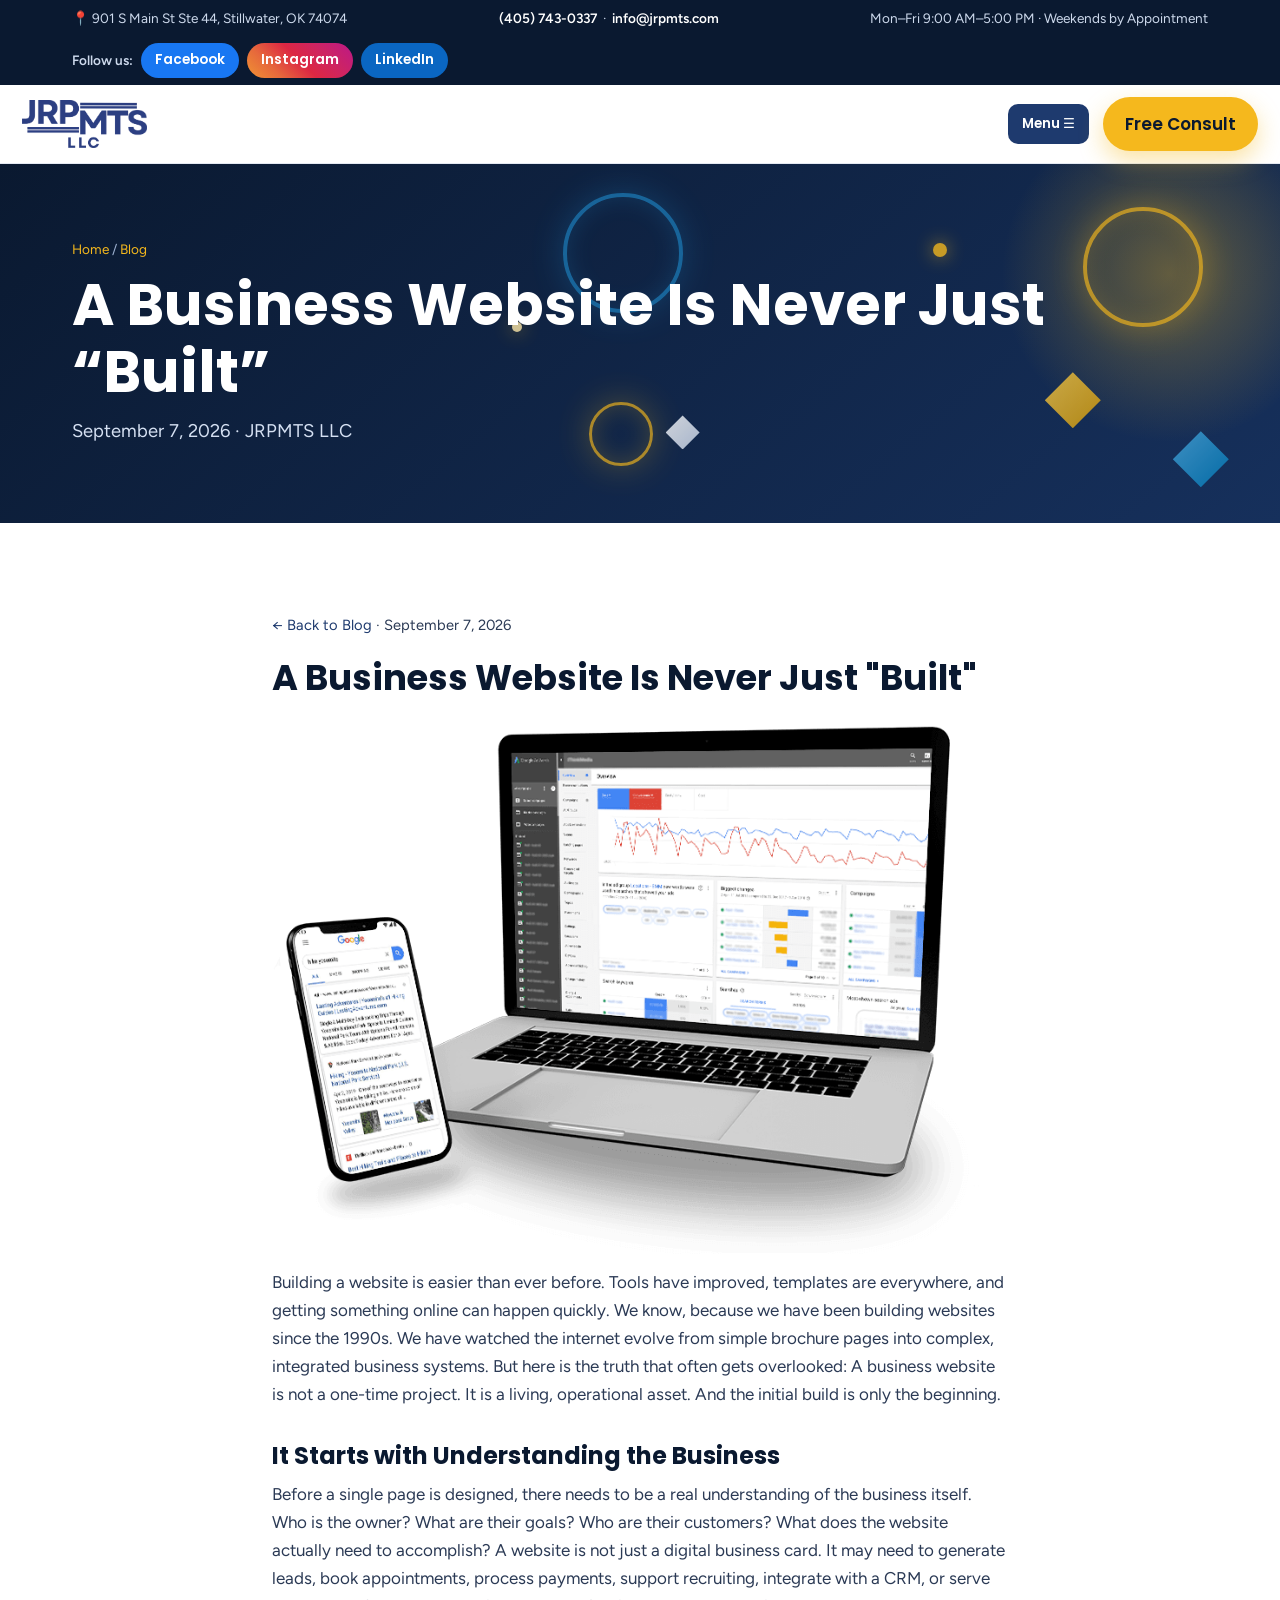
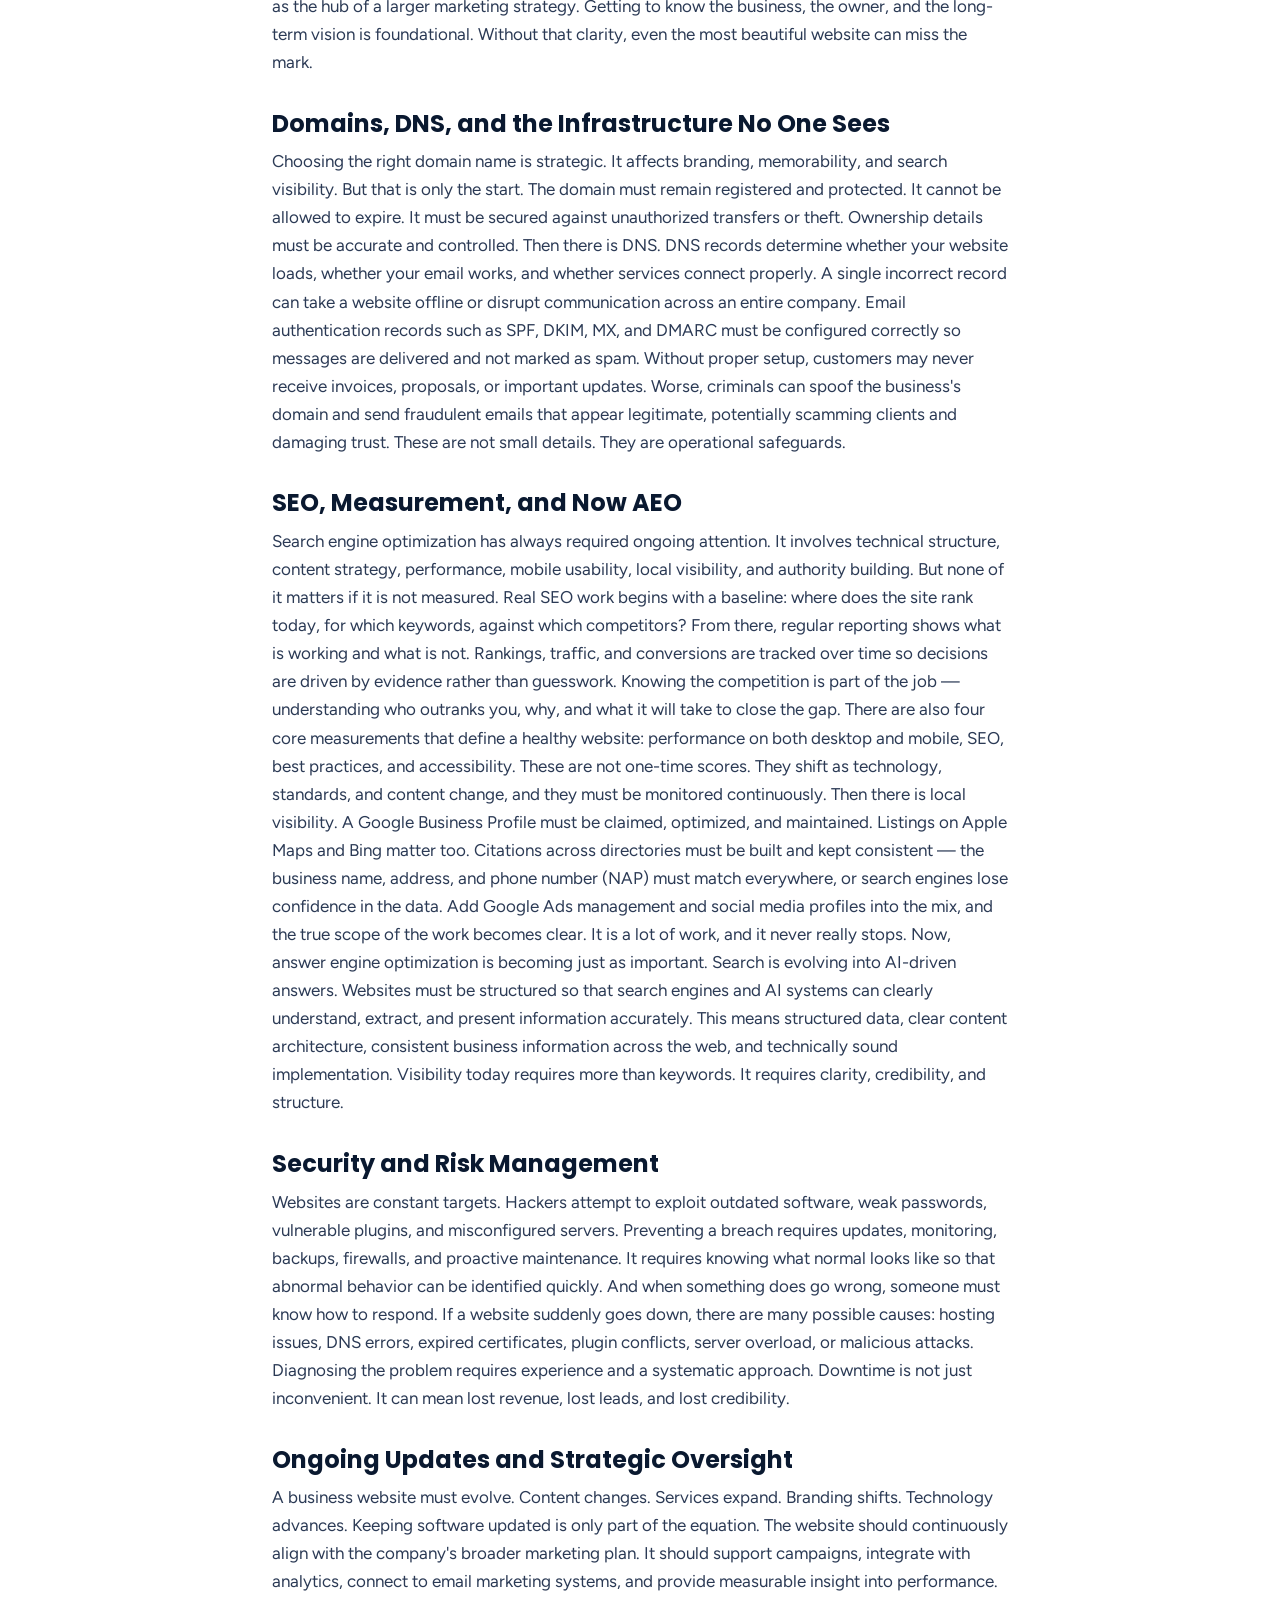
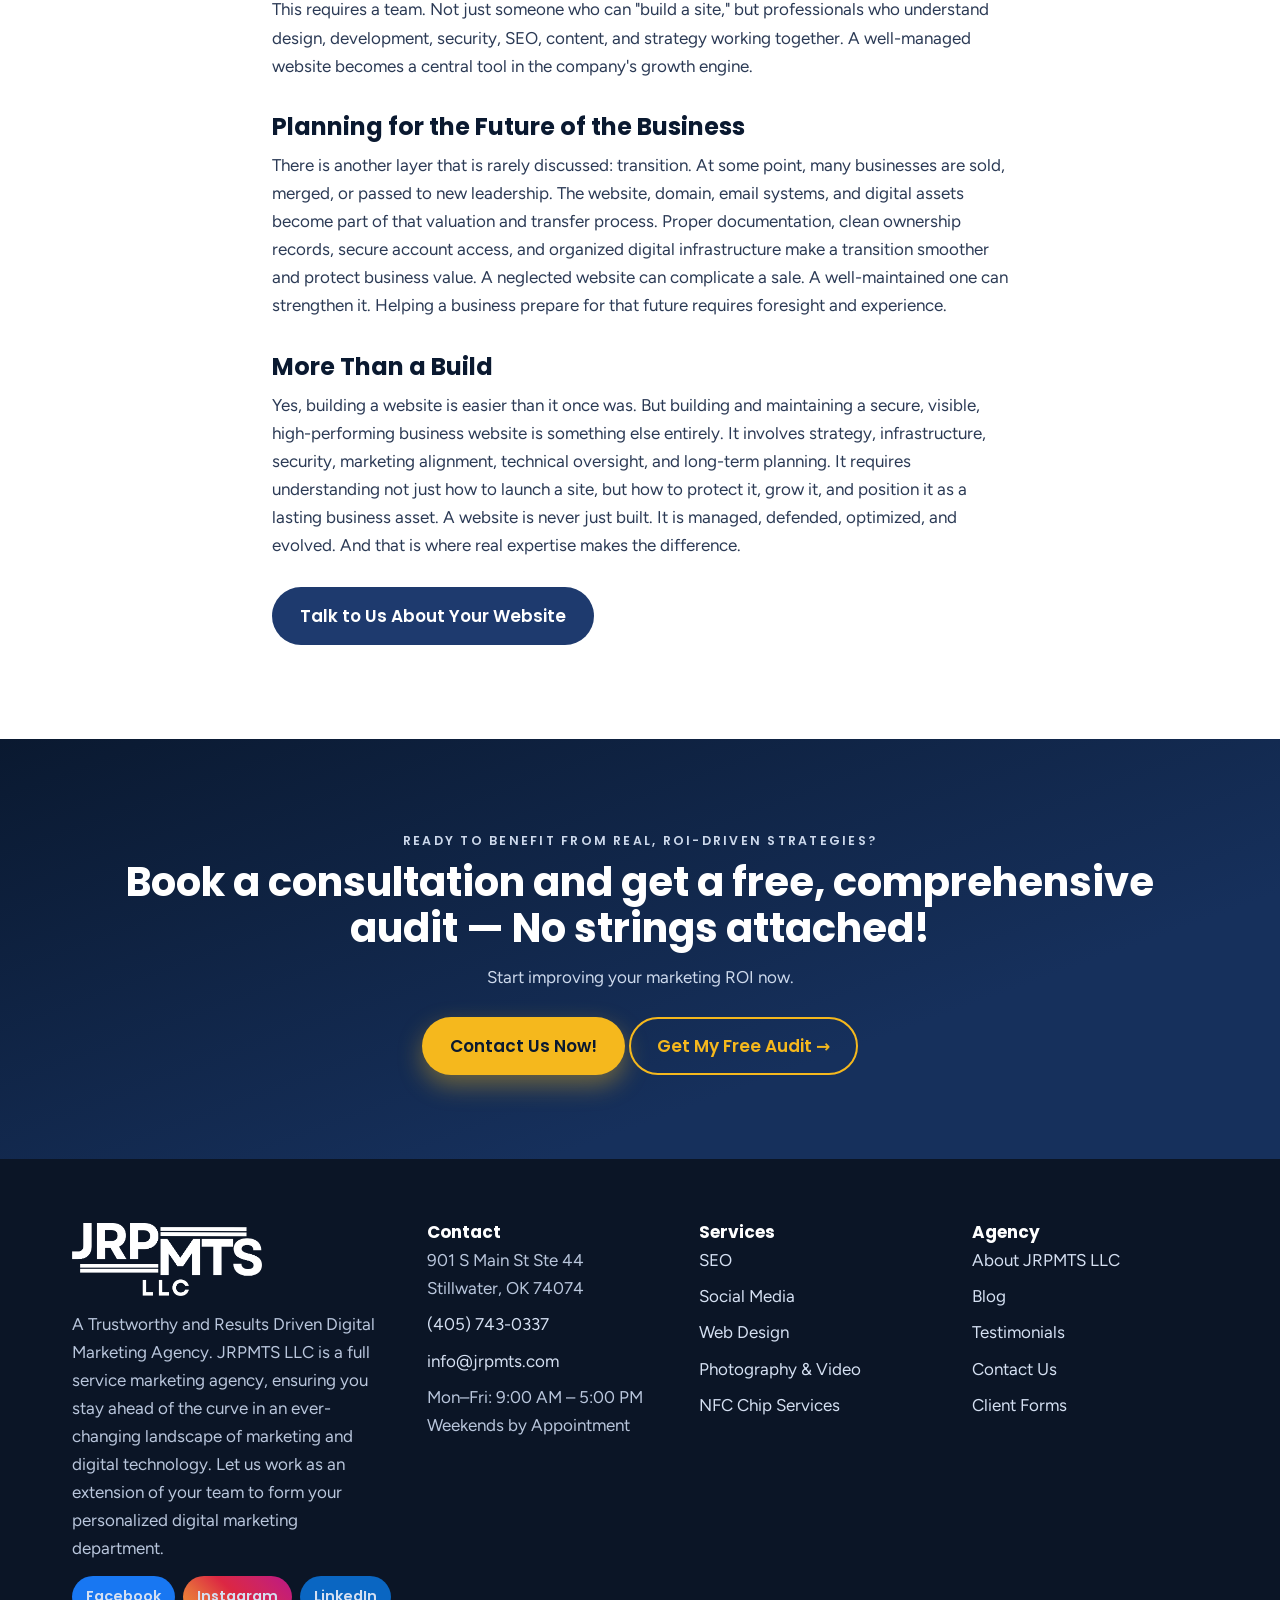
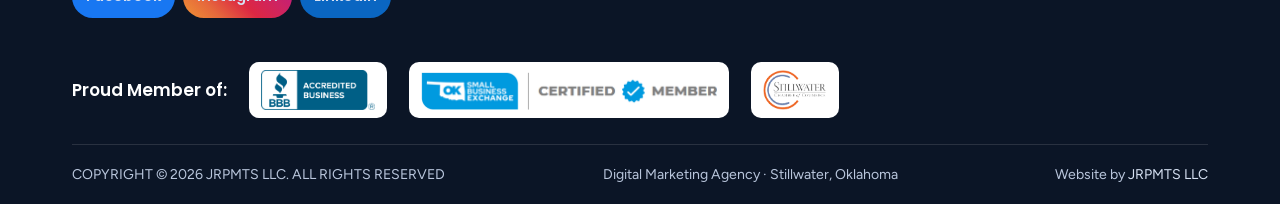
<file: blog/a-business-website-is-never-just-built/index.html>
<!DOCTYPE html>
<html lang="en">
<head>
<meta charset="UTF-8">
<meta name="viewport" content="width=device-width, initial-scale=1.0">
<title>A Business Website Is Never Just “Built” - JRPMTS LLC</title>
<meta name="description" content="A business website is not a one-time project. It is a living, operational asset — domains, DNS, SEO, security and ongoing oversight. JRPMTS LLC.">
<!-- Social share preview (Open Graph / Twitter). Live domain since the
     2026-11-21 DNS switch to Cloudflare Pages. -->
<meta property="og:type" content="website">
<meta property="og:site_name" content="JRPMTS LLC">
<meta property="og:title" content="A Business Website Is Never Just “Built” - JRPMTS LLC">
<meta property="og:description" content="A business website is not a one-time project. It is a living, operational asset — domains, DNS, SEO, security and ongoing oversight. JRPMTS LLC.">
<meta property="og:url" content="https://jrpmts.com/blog/">
<meta property="og:image" content="https://jrpmts.com/images/og-image.jpg">
<meta property="og:image:width" content="1200">
<meta property="og:image:height" content="630">
<meta property="og:image:alt" content="JRPMTS LLC — Digital Marketing Agency in Stillwater, OK">
<meta name="twitter:card" content="summary_large_image">
<meta name="twitter:title" content="A Business Website Is Never Just “Built” - JRPMTS LLC">
<meta name="twitter:description" content="A business website is not a one-time project. It is a living, operational asset — domains, DNS, SEO, security and ongoing oversight. JRPMTS LLC.">
<meta name="twitter:image" content="https://jrpmts.com/images/og-image.jpg">
<link rel="canonical" href="https://jrpmts.com/blog/">
<script type="application/ld+json">{"@context": "https://schema.org", "@type": "ProfessionalService", "name": "JRPMTS LLC", "description": "A business website is not a one-time project. It is a living, operational asset \u2014 domains, DNS, SEO, security and ongoing oversight. JRPMTS LLC.", "url": "https://jrpmts.com/", "telephone": "+1-405-743-0337", "email": "info@jrpmts.com", "address": {"@type": "PostalAddress", "streetAddress": "901 S Main St Ste 44", "addressLocality": "Stillwater", "addressRegion": "OK", "postalCode": "74074", "addressCountry": "US"}, "geo": {"@type": "GeoCoordinates", "latitude": 36.1156, "longitude": -97.0584}, "openingHoursSpecification": {"@type": "OpeningHoursSpecification", "dayOfWeek": ["Monday", "Tuesday", "Wednesday", "Thursday", "Friday"], "opens": "09:00", "closes": "17:00"}, "sameAs": ["https://www.facebook.com/jrpmts", "https://www.instagram.com/jrpmts", "https://www.linkedin.com/company/104409253/"]}</script>
<link rel="icon" href="/favicon.ico" sizes="any">
<link rel="icon" type="image/png" sizes="32x32" href="/images/favicon-32.png">
<link rel="apple-touch-icon" href="/apple-touch-icon.png">
<link rel="preconnect" href="https://fonts.googleapis.com">
<link rel="preconnect" href="https://fonts.gstatic.com" crossorigin>
<link href="https://fonts.googleapis.com/css2?family=Poppins:wght@500;600;700;800&family=Figtree:wght@400;500;600;700&display=swap" rel="stylesheet">
<link rel="stylesheet" href="/styles.css?v=2">
<script src="/vendor/three.min.js" defer></script>
<script src="/main.js" defer></script>
</head>
<body>
<div class="topbar"><div class="wrap">
<span class="tb-addr">📍 901 S Main St Ste 44, Stillwater, OK 74074</span>
<span class="tb-contact"><a href="tel:+14057430337">(405) 743-0337</a> &nbsp;·&nbsp; <a href="mailto:info@jrpmts.com">info@jrpmts.com</a></span>
<span class="tb-hours">Mon–Fri 9:00 AM–5:00 PM · Weekends by Appointment</span>
<span class="social-bar"><span>Follow us:</span><a class="fb" href="https://www.facebook.com/jrpmts" aria-label="JRPMTS on Facebook" target="_blank" rel="noopener">Facebook</a><a class="ig" href="https://www.instagram.com/jrpmts" aria-label="JRPMTS on Instagram" target="_blank" rel="noopener">Instagram</a><a class="li" href="https://www.linkedin.com/company/104409253/" aria-label="JRPMTS on LinkedIn" target="_blank" rel="noopener">LinkedIn</a></span>
</div></div>
<header class="site"><div class="navwrap">
<a class="brand" href="/"><img src="/images/logo-white.webp" alt="JRPMTS LLC — Digital Marketing Agency in Stillwater, OK" width="220" height="85"></a>
<button class="menu-btn" id="menuBtn" type="button" aria-expanded="false" aria-controls="mainNav" aria-label="Toggle navigation menu">Menu ☰</button>
<nav class="main" id="mainNav">
<a href="/">Home</a>
<a href="/about/">About</a>
<a href="/services/">Services</a>
<a href="/services/web-design/">Web Design</a>
<a href="/services/nfc-chip-services/">NFC Chip Services</a>
<a href="/clients/">Clients</a>
<a href="/forms/">Forms</a>
<a href="/testimonials/">Testimonials</a>
<a href="/blog/" class="active">Blog</a>
<a href="/contact/">Contact</a>
</nav>
<div class="nav-cta"><a class="phone" href="tel:+14057430337">(405) 743-0337</a><a class="btn btn-gold" href="/contact/">Free Consult</a></div>
</div></header>
<section class="pagehero"><div class="hero-3d-fallback" aria-hidden="true"><i class="hf-ring gold"></i><i class="hf-diamond gold"></i><i class="hf-ring blue"></i><i class="hf-dot"></i><i class="hf-diamond blue"></i><i class="hf-ring gold small"></i><i class="hf-dot gold"></i><i class="hf-diamond white"></i></div><canvas class="hero3d" aria-hidden="true"></canvas><div class="wrap">
<div class="crumbs"><a href="/">Home</a> / <a href="/blog/">Blog</a></div>
<h1>A Business Website Is Never Just “Built”</h1>
<p class="lead">September 7, 2026 · JRPMTS LLC</p>
</div></section>
<main>

<section class="section"><div class="wrap post-body">
<p class="post-meta"><a href="/blog/">← Back to Blog</a> · September 7, 2026</p>
<h1 style="font-size:2.2rem">A Business Website Is Never Just "Built"</h1>
<p><img src="/images/blog-google-ads.png" alt="A laptop displaying analytics dashboards next to a smartphone showing a Google search results page" style="border-radius:16px;margin:14px 0"></p>
<p>Building a website is easier than ever before. Tools have improved, templates are everywhere, and getting something online can happen quickly. We know, because we have been building websites since the 1990s. We have watched the internet evolve from simple brochure pages into complex, integrated business systems. But here is the truth that often gets overlooked: A business website is not a one-time project. It is a living, operational asset. And the initial build is only the beginning.</p>
<h2>It Starts with Understanding the Business</h2>
<p>Before a single page is designed, there needs to be a real understanding of the business itself. Who is the owner? What are their goals? Who are their customers? What does the website actually need to accomplish? A website is not just a digital business card. It may need to generate leads, book appointments, process payments, support recruiting, integrate with a CRM, or serve as the hub of a larger marketing strategy. Getting to know the business, the owner, and the long-term vision is foundational. Without that clarity, even the most beautiful website can miss the mark.</p>
<h2>Domains, DNS, and the Infrastructure No One Sees</h2>
<p>Choosing the right domain name is strategic. It affects branding, memorability, and search visibility. But that is only the start. The domain must remain registered and protected. It cannot be allowed to expire. It must be secured against unauthorized transfers or theft. Ownership details must be accurate and controlled. Then there is DNS. DNS records determine whether your website loads, whether your email works, and whether services connect properly. A single incorrect record can take a website offline or disrupt communication across an entire company. Email authentication records such as SPF, DKIM, MX, and DMARC must be configured correctly so messages are delivered and not marked as spam. Without proper setup, customers may never receive invoices, proposals, or important updates. Worse, criminals can spoof the business's domain and send fraudulent emails that appear legitimate, potentially scamming clients and damaging trust. These are not small details. They are operational safeguards.</p>
<h2>SEO, Measurement, and Now AEO</h2>
<p>Search engine optimization has always required ongoing attention. It involves technical structure, content strategy, performance, mobile usability, local visibility, and authority building. But none of it matters if it is not measured. Real SEO work begins with a baseline: where does the site rank today, for which keywords, against which competitors? From there, regular reporting shows what is working and what is not. Rankings, traffic, and conversions are tracked over time so decisions are driven by evidence rather than guesswork. Knowing the competition is part of the job — understanding who outranks you, why, and what it will take to close the gap. There are also four core measurements that define a healthy website: performance on both desktop and mobile, SEO, best practices, and accessibility. These are not one-time scores. They shift as technology, standards, and content change, and they must be monitored continuously. Then there is local visibility. A Google Business Profile must be claimed, optimized, and maintained. Listings on Apple Maps and Bing matter too. Citations across directories must be built and kept consistent — the business name, address, and phone number (NAP) must match everywhere, or search engines lose confidence in the data. Add Google Ads management and social media profiles into the mix, and the true scope of the work becomes clear. It is a lot of work, and it never really stops. Now, answer engine optimization is becoming just as important. Search is evolving into AI-driven answers. Websites must be structured so that search engines and AI systems can clearly understand, extract, and present information accurately. This means structured data, clear content architecture, consistent business information across the web, and technically sound implementation. Visibility today requires more than keywords. It requires clarity, credibility, and structure.</p>
<h2>Security and Risk Management</h2>
<p>Websites are constant targets. Hackers attempt to exploit outdated software, weak passwords, vulnerable plugins, and misconfigured servers. Preventing a breach requires updates, monitoring, backups, firewalls, and proactive maintenance. It requires knowing what normal looks like so that abnormal behavior can be identified quickly. And when something does go wrong, someone must know how to respond. If a website suddenly goes down, there are many possible causes: hosting issues, DNS errors, expired certificates, plugin conflicts, server overload, or malicious attacks. Diagnosing the problem requires experience and a systematic approach. Downtime is not just inconvenient. It can mean lost revenue, lost leads, and lost credibility.</p>
<h2>Ongoing Updates and Strategic Oversight</h2>
<p>A business website must evolve. Content changes. Services expand. Branding shifts. Technology advances. Keeping software updated is only part of the equation. The website should continuously align with the company's broader marketing plan. It should support campaigns, integrate with analytics, connect to email marketing systems, and provide measurable insight into performance. This requires a team. Not just someone who can "build a site," but professionals who understand design, development, security, SEO, content, and strategy working together. A well-managed website becomes a central tool in the company's growth engine.</p>
<h2>Planning for the Future of the Business</h2>
<p>There is another layer that is rarely discussed: transition. At some point, many businesses are sold, merged, or passed to new leadership. The website, domain, email systems, and digital assets become part of that valuation and transfer process. Proper documentation, clean ownership records, secure account access, and organized digital infrastructure make a transition smoother and protect business value. A neglected website can complicate a sale. A well-maintained one can strengthen it. Helping a business prepare for that future requires foresight and experience.</p>
<h2>More Than a Build</h2>
<p>Yes, building a website is easier than it once was. But building and maintaining a secure, visible, high-performing business website is something else entirely. It involves strategy, infrastructure, security, marketing alignment, technical oversight, and long-term planning. It requires understanding not just how to launch a site, but how to protect it, grow it, and position it as a lasting business asset. A website is never just built. It is managed, defended, optimized, and evolved. And that is where real expertise makes the difference.</p>
<p style="margin-top:28px"><a class="btn btn-navy" href="/contact/">Talk to Us About Your Website</a></p>
</div></section>
<section class="section navy"><div class="wrap center reveal">
<p class="eyebrow gold">Ready to Benefit from Real, ROI-Driven Strategies?</p>
<h2>Book a consultation and get a free, comprehensive audit — No strings attached!</h2>
<p style="max-width:640px;margin:12px auto 26px">Start improving your marketing ROI now.</p>
<a class="btn btn-gold" href="/contact/">Contact Us Now!</a>
<a class="btn btn-outline" href="/#free-audit">Get My Free Audit →</a>
</div></section>
</main>
<footer class="site"><div class="wrap">
<div class="foot-grid">
<div>
<img src="/images/logo-white.webp" alt="JRPMTS LLC" width="190" height="73" style="filter:brightness(0) invert(1);margin-bottom:14px">
<p>A Trustworthy and Results Driven Digital Marketing Agency. JRPMTS LLC is a full service marketing agency, ensuring you stay ahead of the curve in an ever-changing landscape of marketing and digital technology. Let us work as an extension of your team to form your personalized digital marketing department.</p>
<div class="social-bar"><span>Follow us:</span><a class="fb" href="https://www.facebook.com/jrpmts" aria-label="JRPMTS on Facebook" target="_blank" rel="noopener">Facebook</a><a class="ig" href="https://www.instagram.com/jrpmts" aria-label="JRPMTS on Instagram" target="_blank" rel="noopener">Instagram</a><a class="li" href="https://www.linkedin.com/company/104409253/" aria-label="JRPMTS on LinkedIn" target="_blank" rel="noopener">LinkedIn</a></div>
</div>
<div>
<h4>Contact</h4>
<ul>
<li>901 S Main St Ste 44<br>Stillwater, OK 74074</li>
<li><a href="tel:+14057430337">(405) 743-0337</a></li>
<li><a href="mailto:info@jrpmts.com">info@jrpmts.com</a></li>
<li>Mon–Fri: 9:00 AM – 5:00 PM<br>Weekends by Appointment</li>
</ul>
</div>
<div>
<h4>Services</h4>
<ul>
<li><a href="/services/">SEO</a></li>
<li><a href="/services/">Social Media</a></li>
<li><a href="/services/web-design/">Web Design</a></li>
<li><a href="/services/">Photography &amp; Video</a></li>
<li><a href="/services/nfc-chip-services/">NFC Chip Services</a></li>
</ul>
</div>
<div>
<h4>Agency</h4>
<ul>
<li><a href="/about/">About JRPMTS LLC</a></li>
<li><a href="/blog/">Blog</a></li>
<li><a href="/testimonials/">Testimonials</a></li>
<li><a href="/contact/">Contact Us</a></li>
<li><a href="/forms/">Client Forms</a></li>
</ul>
</div>
</div>
<div class="badges" style="padding-bottom:26px">
<span style="color:#fff;font-family:var(--font-head);font-weight:600">Proud Member of:</span>
<img src="/images/bbb-seal.png" alt="BBB Accredited Business seal">
<img src="/images/ok-certified.png" alt="Oklahoma Certified Member">
<img src="/images/chamber-logo.webp" alt="Stillwater Chamber of Commerce member logo">
</div>
<div class="foot-bottom">
<span>COPYRIGHT © 2026 JRPMTS LLC. ALL RIGHTS RESERVED</span>
<span>Digital Marketing Agency · Stillwater, Oklahoma</span>
<span>Website by <a href="https://jrpmts.com">JRPMTS LLC</a></span>
</div>
</div></footer>
</body>
</html>
</file>
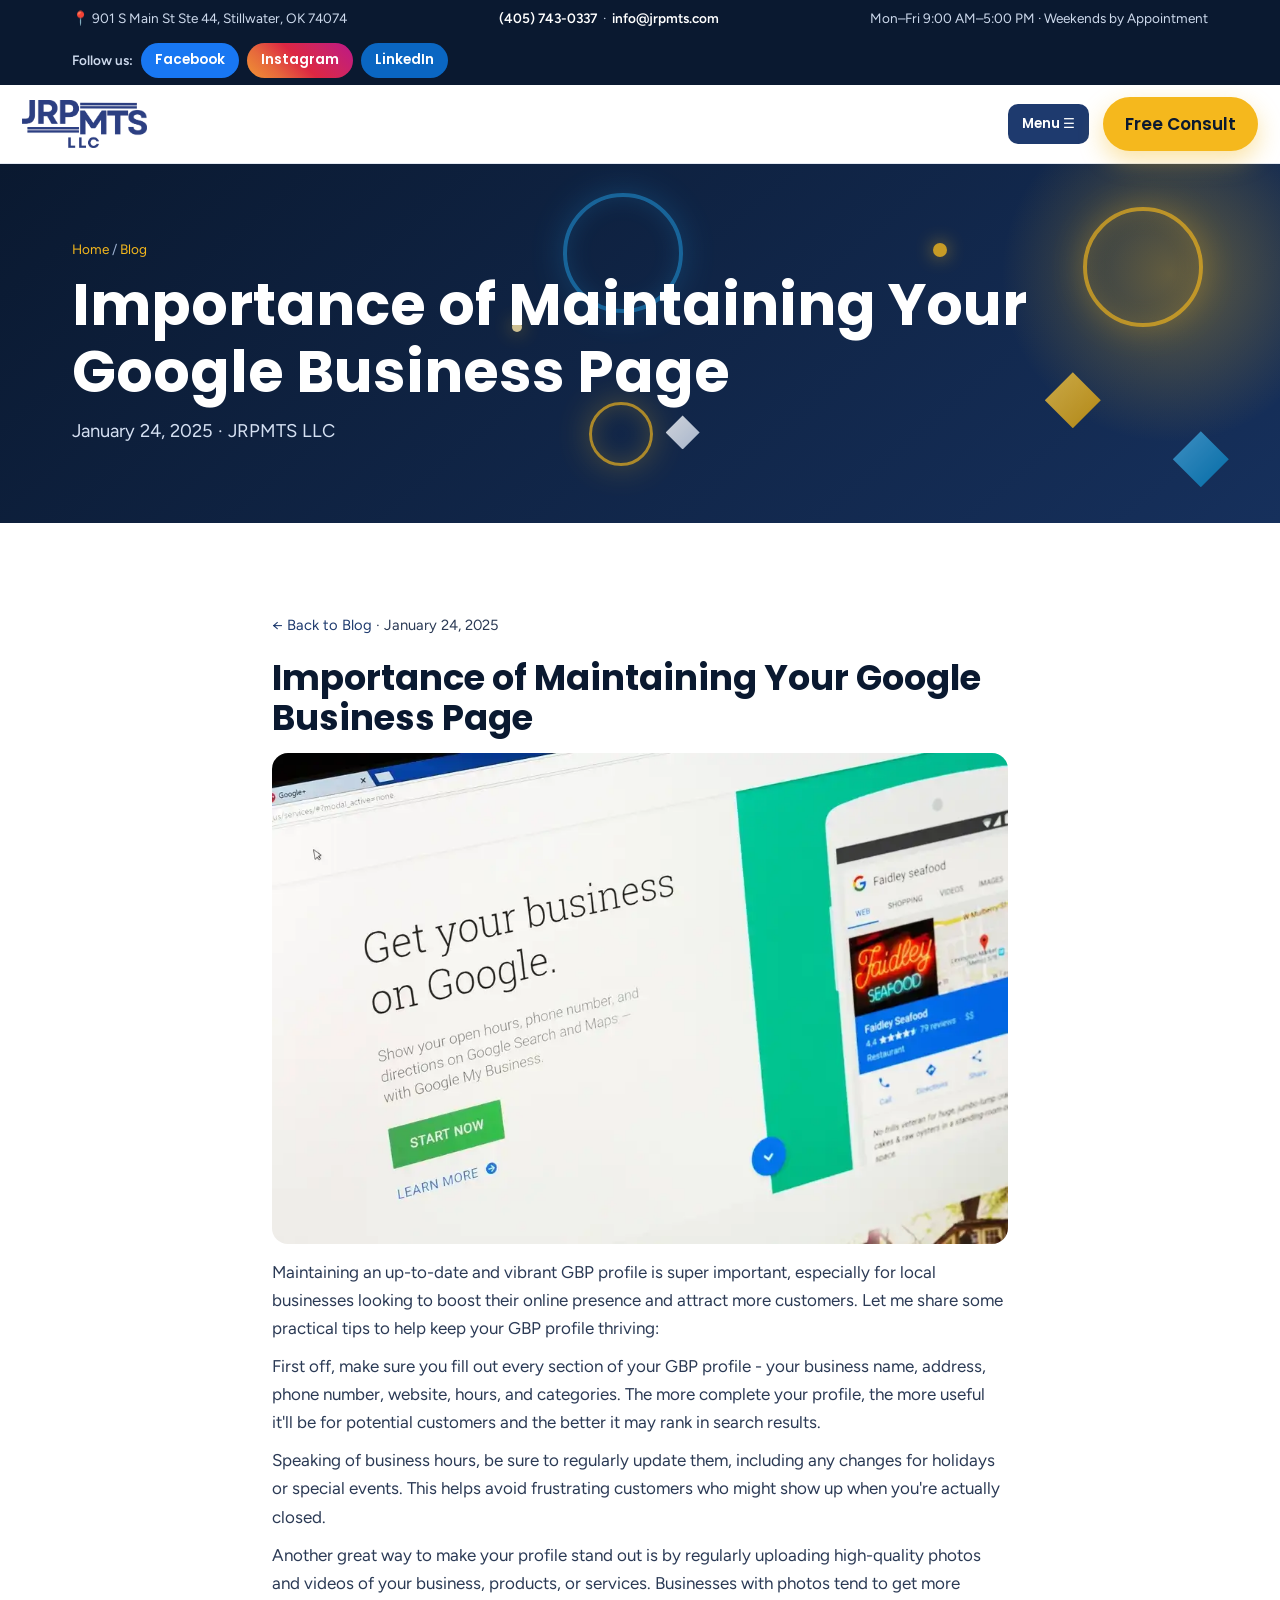
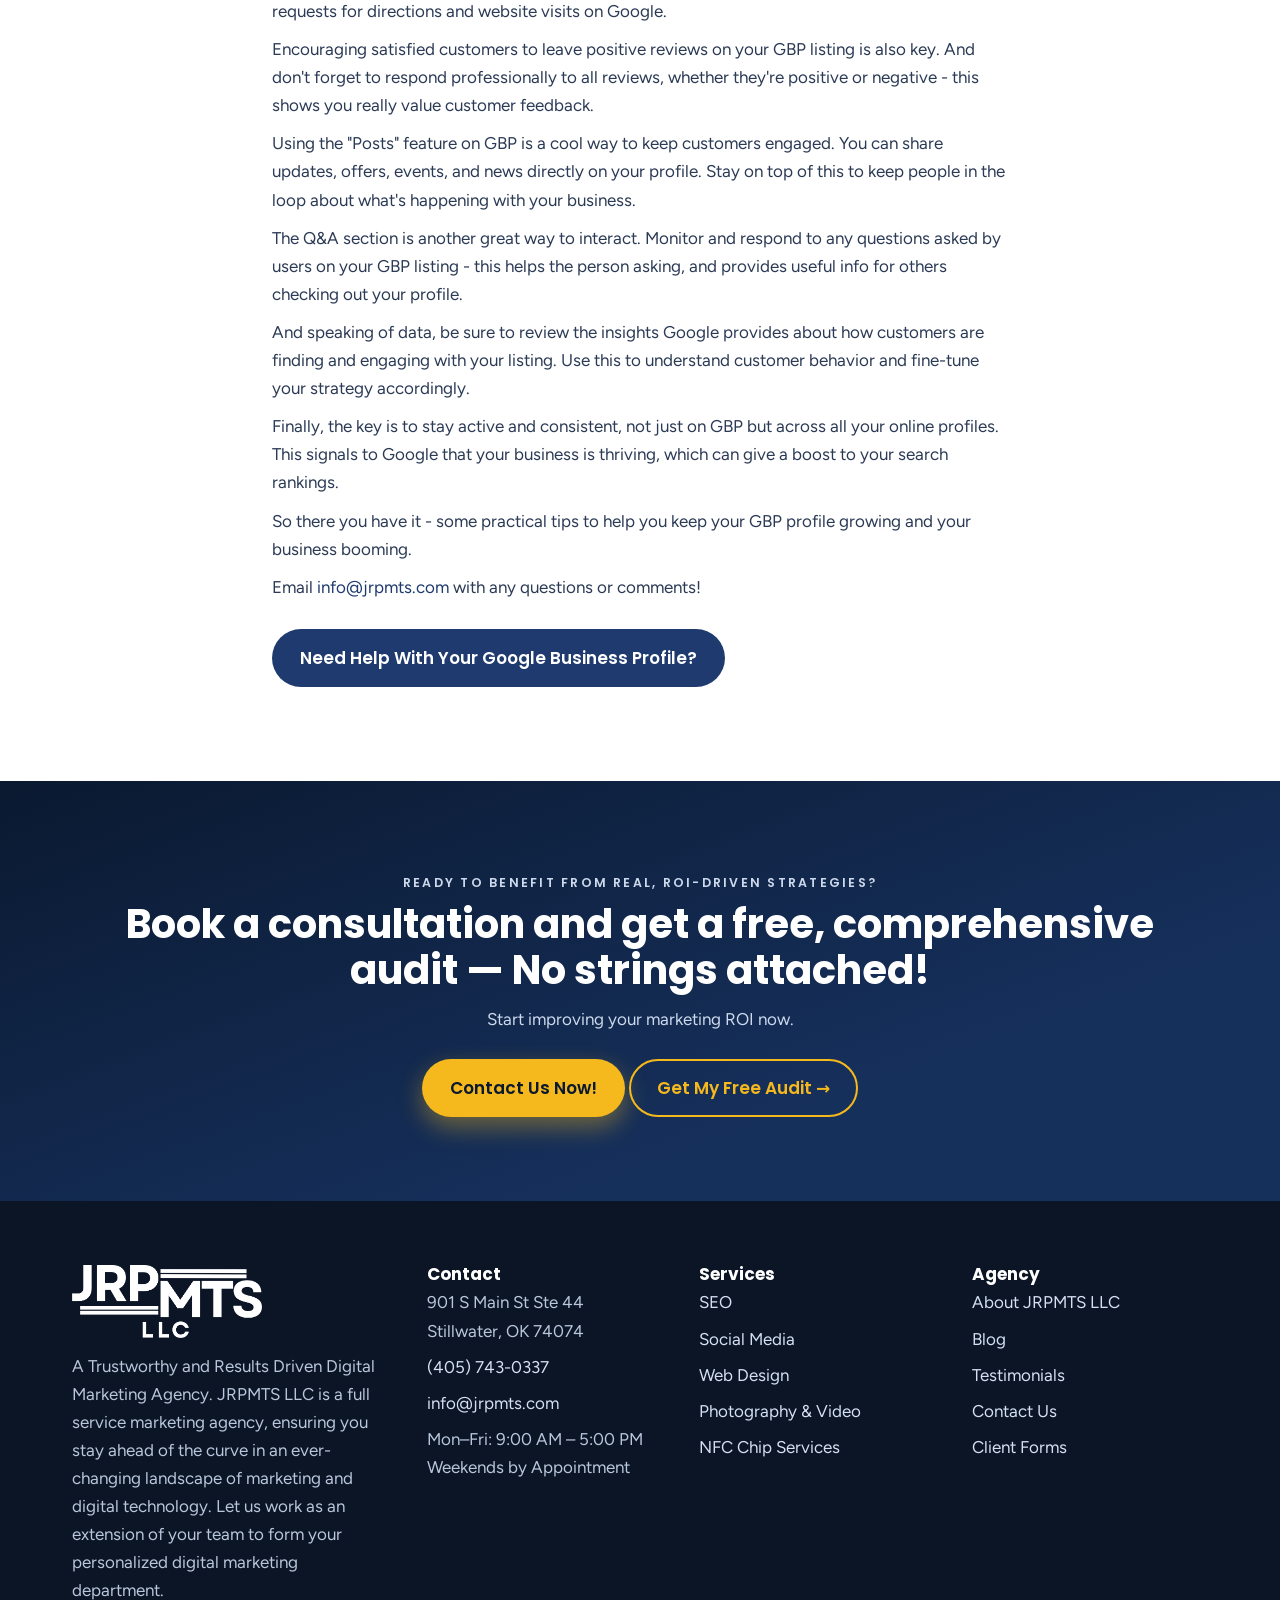
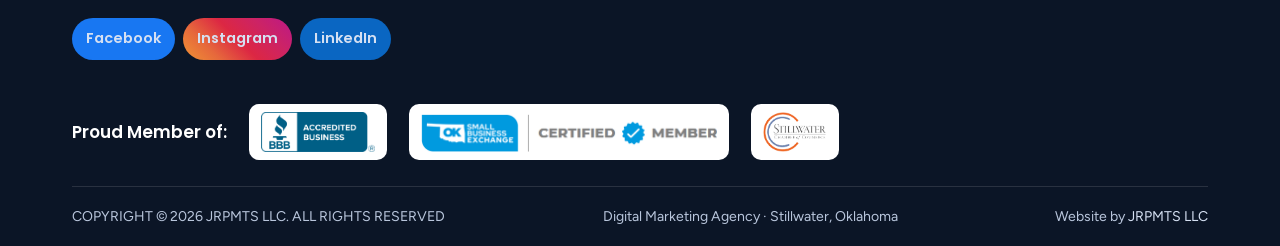
<file: blog/importance-of-maintaining-your-google-business-page/index.html>
<!DOCTYPE html>
<html lang="en">
<head>
<meta charset="UTF-8">
<meta name="viewport" content="width=device-width, initial-scale=1.0">
<title>Importance of Maintaining Your Google Business Page - JRPMTS LLC</title>
<meta name="description" content="Practical tips to keep your Google Business Profile thriving — complete info, updated hours, photos, reviews, Posts, Q&A and insights. JRPMTS LLC.">
<!-- Social share preview (Open Graph / Twitter). Live domain since the
     2026-11-21 DNS switch to Cloudflare Pages. -->
<meta property="og:type" content="website">
<meta property="og:site_name" content="JRPMTS LLC">
<meta property="og:title" content="Importance of Maintaining Your Google Business Page - JRPMTS LLC">
<meta property="og:description" content="Practical tips to keep your Google Business Profile thriving — complete info, updated hours, photos, reviews, Posts, Q&A and insights. JRPMTS LLC.">
<meta property="og:url" content="https://jrpmts.com/blog/">
<meta property="og:image" content="https://jrpmts.com/images/og-image.jpg">
<meta property="og:image:width" content="1200">
<meta property="og:image:height" content="630">
<meta property="og:image:alt" content="JRPMTS LLC — Digital Marketing Agency in Stillwater, OK">
<meta name="twitter:card" content="summary_large_image">
<meta name="twitter:title" content="Importance of Maintaining Your Google Business Page - JRPMTS LLC">
<meta name="twitter:description" content="Practical tips to keep your Google Business Profile thriving — complete info, updated hours, photos, reviews, Posts, Q&A and insights. JRPMTS LLC.">
<meta name="twitter:image" content="https://jrpmts.com/images/og-image.jpg">
<link rel="canonical" href="https://jrpmts.com/blog/">
<script type="application/ld+json">{"@context": "https://schema.org", "@type": "ProfessionalService", "name": "JRPMTS LLC", "description": "Practical tips to keep your Google Business Profile thriving \u2014 complete info, updated hours, photos, reviews, Posts, Q&A and insights. JRPMTS LLC.", "url": "https://jrpmts.com/", "telephone": "+1-405-743-0337", "email": "info@jrpmts.com", "address": {"@type": "PostalAddress", "streetAddress": "901 S Main St Ste 44", "addressLocality": "Stillwater", "addressRegion": "OK", "postalCode": "74074", "addressCountry": "US"}, "geo": {"@type": "GeoCoordinates", "latitude": 36.1156, "longitude": -97.0584}, "openingHoursSpecification": {"@type": "OpeningHoursSpecification", "dayOfWeek": ["Monday", "Tuesday", "Wednesday", "Thursday", "Friday"], "opens": "09:00", "closes": "17:00"}, "sameAs": ["https://www.facebook.com/jrpmts", "https://www.instagram.com/jrpmts", "https://www.linkedin.com/company/104409253/"]}</script>
<link rel="icon" href="/favicon.ico" sizes="any">
<link rel="icon" type="image/png" sizes="32x32" href="/images/favicon-32.png">
<link rel="apple-touch-icon" href="/apple-touch-icon.png">
<link rel="preconnect" href="https://fonts.googleapis.com">
<link rel="preconnect" href="https://fonts.gstatic.com" crossorigin>
<link href="https://fonts.googleapis.com/css2?family=Poppins:wght@500;600;700;800&family=Figtree:wght@400;500;600;700&display=swap" rel="stylesheet">
<link rel="stylesheet" href="/styles.css?v=2">
<script src="/vendor/three.min.js" defer></script>
<script src="/main.js" defer></script>
</head>
<body>
<div class="topbar"><div class="wrap">
<span class="tb-addr">📍 901 S Main St Ste 44, Stillwater, OK 74074</span>
<span class="tb-contact"><a href="tel:+14057430337">(405) 743-0337</a> &nbsp;·&nbsp; <a href="mailto:info@jrpmts.com">info@jrpmts.com</a></span>
<span class="tb-hours">Mon–Fri 9:00 AM–5:00 PM · Weekends by Appointment</span>
<span class="social-bar"><span>Follow us:</span><a class="fb" href="https://www.facebook.com/jrpmts" aria-label="JRPMTS on Facebook" target="_blank" rel="noopener">Facebook</a><a class="ig" href="https://www.instagram.com/jrpmts" aria-label="JRPMTS on Instagram" target="_blank" rel="noopener">Instagram</a><a class="li" href="https://www.linkedin.com/company/104409253/" aria-label="JRPMTS on LinkedIn" target="_blank" rel="noopener">LinkedIn</a></span>
</div></div>
<header class="site"><div class="navwrap">
<a class="brand" href="/"><img src="/images/logo-white.webp" alt="JRPMTS LLC — Digital Marketing Agency in Stillwater, OK" width="220" height="85"></a>
<button class="menu-btn" id="menuBtn" type="button" aria-expanded="false" aria-controls="mainNav" aria-label="Toggle navigation menu">Menu ☰</button>
<nav class="main" id="mainNav">
<a href="/">Home</a>
<a href="/about/">About</a>
<a href="/services/">Services</a>
<a href="/services/web-design/">Web Design</a>
<a href="/services/nfc-chip-services/">NFC Chip Services</a>
<a href="/clients/">Clients</a>
<a href="/forms/">Forms</a>
<a href="/testimonials/">Testimonials</a>
<a href="/blog/" class="active">Blog</a>
<a href="/contact/">Contact</a>
</nav>
<div class="nav-cta"><a class="phone" href="tel:+14057430337">(405) 743-0337</a><a class="btn btn-gold" href="/contact/">Free Consult</a></div>
</div></header>
<section class="pagehero"><div class="hero-3d-fallback" aria-hidden="true"><i class="hf-ring gold"></i><i class="hf-diamond gold"></i><i class="hf-ring blue"></i><i class="hf-dot"></i><i class="hf-diamond blue"></i><i class="hf-ring gold small"></i><i class="hf-dot gold"></i><i class="hf-diamond white"></i></div><canvas class="hero3d" aria-hidden="true"></canvas><div class="wrap">
<div class="crumbs"><a href="/">Home</a> / <a href="/blog/">Blog</a></div>
<h1>Importance of Maintaining Your Google Business Page</h1>
<p class="lead">January 24, 2025 · JRPMTS LLC</p>
</div></section>
<main>

<section class="section"><div class="wrap post-body">
<p class="post-meta"><a href="/blog/">← Back to Blog</a> · January 24, 2025</p>
<h1 style="font-size:2.2rem">Importance of Maintaining Your Google Business Page</h1>
<p><img src="/images/blog-gbp.webp" alt="Google Business Profile page with a sample business listing and marketing analytics" style="border-radius:16px;margin:14px 0"></p>
<p>Maintaining an up-to-date and vibrant GBP profile is super important, especially for local businesses looking to boost their online presence and attract more customers. Let me share some practical tips to help keep your GBP profile thriving:</p>
<p>First off, make sure you fill out every section of your GBP profile - your business name, address, phone number, website, hours, and categories. The more complete your profile, the more useful it'll be for potential customers and the better it may rank in search results.</p>
<p>Speaking of business hours, be sure to regularly update them, including any changes for holidays or special events. This helps avoid frustrating customers who might show up when you're actually closed.</p>
<p>Another great way to make your profile stand out is by regularly uploading high-quality photos and videos of your business, products, or services. Businesses with photos tend to get more requests for directions and website visits on Google.</p>
<p>Encouraging satisfied customers to leave positive reviews on your GBP listing is also key. And don't forget to respond professionally to all reviews, whether they're positive or negative - this shows you really value customer feedback.</p>
<p>Using the "Posts" feature on GBP is a cool way to keep customers engaged. You can share updates, offers, events, and news directly on your profile. Stay on top of this to keep people in the loop about what's happening with your business.</p>
<p>The Q&amp;A section is another great way to interact. Monitor and respond to any questions asked by users on your GBP listing - this helps the person asking, and provides useful info for others checking out your profile.</p>
<p>And speaking of data, be sure to review the insights Google provides about how customers are finding and engaging with your listing. Use this to understand customer behavior and fine-tune your strategy accordingly.</p>
<p>Finally, the key is to stay active and consistent, not just on GBP but across all your online profiles. This signals to Google that your business is thriving, which can give a boost to your search rankings.</p>
<p>So there you have it - some practical tips to help you keep your GBP profile growing and your business booming.</p>
<p>Email <a href="mailto:info@jrpmts.com">info@jrpmts.com</a> with any questions or comments!</p>
<p style="margin-top:28px"><a class="btn btn-navy" href="/contact/">Need Help With Your Google Business Profile?</a></p>
</div></section>
<section class="section navy"><div class="wrap center reveal">
<p class="eyebrow gold">Ready to Benefit from Real, ROI-Driven Strategies?</p>
<h2>Book a consultation and get a free, comprehensive audit — No strings attached!</h2>
<p style="max-width:640px;margin:12px auto 26px">Start improving your marketing ROI now.</p>
<a class="btn btn-gold" href="/contact/">Contact Us Now!</a>
<a class="btn btn-outline" href="/#free-audit">Get My Free Audit →</a>
</div></section>
</main>
<footer class="site"><div class="wrap">
<div class="foot-grid">
<div>
<img src="/images/logo-white.webp" alt="JRPMTS LLC" width="190" height="73" style="filter:brightness(0) invert(1);margin-bottom:14px">
<p>A Trustworthy and Results Driven Digital Marketing Agency. JRPMTS LLC is a full service marketing agency, ensuring you stay ahead of the curve in an ever-changing landscape of marketing and digital technology. Let us work as an extension of your team to form your personalized digital marketing department.</p>
<div class="social-bar"><span>Follow us:</span><a class="fb" href="https://www.facebook.com/jrpmts" aria-label="JRPMTS on Facebook" target="_blank" rel="noopener">Facebook</a><a class="ig" href="https://www.instagram.com/jrpmts" aria-label="JRPMTS on Instagram" target="_blank" rel="noopener">Instagram</a><a class="li" href="https://www.linkedin.com/company/104409253/" aria-label="JRPMTS on LinkedIn" target="_blank" rel="noopener">LinkedIn</a></div>
</div>
<div>
<h4>Contact</h4>
<ul>
<li>901 S Main St Ste 44<br>Stillwater, OK 74074</li>
<li><a href="tel:+14057430337">(405) 743-0337</a></li>
<li><a href="mailto:info@jrpmts.com">info@jrpmts.com</a></li>
<li>Mon–Fri: 9:00 AM – 5:00 PM<br>Weekends by Appointment</li>
</ul>
</div>
<div>
<h4>Services</h4>
<ul>
<li><a href="/services/">SEO</a></li>
<li><a href="/services/">Social Media</a></li>
<li><a href="/services/web-design/">Web Design</a></li>
<li><a href="/services/">Photography &amp; Video</a></li>
<li><a href="/services/nfc-chip-services/">NFC Chip Services</a></li>
</ul>
</div>
<div>
<h4>Agency</h4>
<ul>
<li><a href="/about/">About JRPMTS LLC</a></li>
<li><a href="/blog/">Blog</a></li>
<li><a href="/testimonials/">Testimonials</a></li>
<li><a href="/contact/">Contact Us</a></li>
<li><a href="/forms/">Client Forms</a></li>
</ul>
</div>
</div>
<div class="badges" style="padding-bottom:26px">
<span style="color:#fff;font-family:var(--font-head);font-weight:600">Proud Member of:</span>
<img src="/images/bbb-seal.png" alt="BBB Accredited Business seal">
<img src="/images/ok-certified.png" alt="Oklahoma Certified Member">
<img src="/images/chamber-logo.webp" alt="Stillwater Chamber of Commerce member logo">
</div>
<div class="foot-bottom">
<span>COPYRIGHT © 2026 JRPMTS LLC. ALL RIGHTS RESERVED</span>
<span>Digital Marketing Agency · Stillwater, Oklahoma</span>
<span>Website by <a href="https://jrpmts.com">JRPMTS LLC</a></span>
</div>
</div></footer>
</body>
</html>
</file>
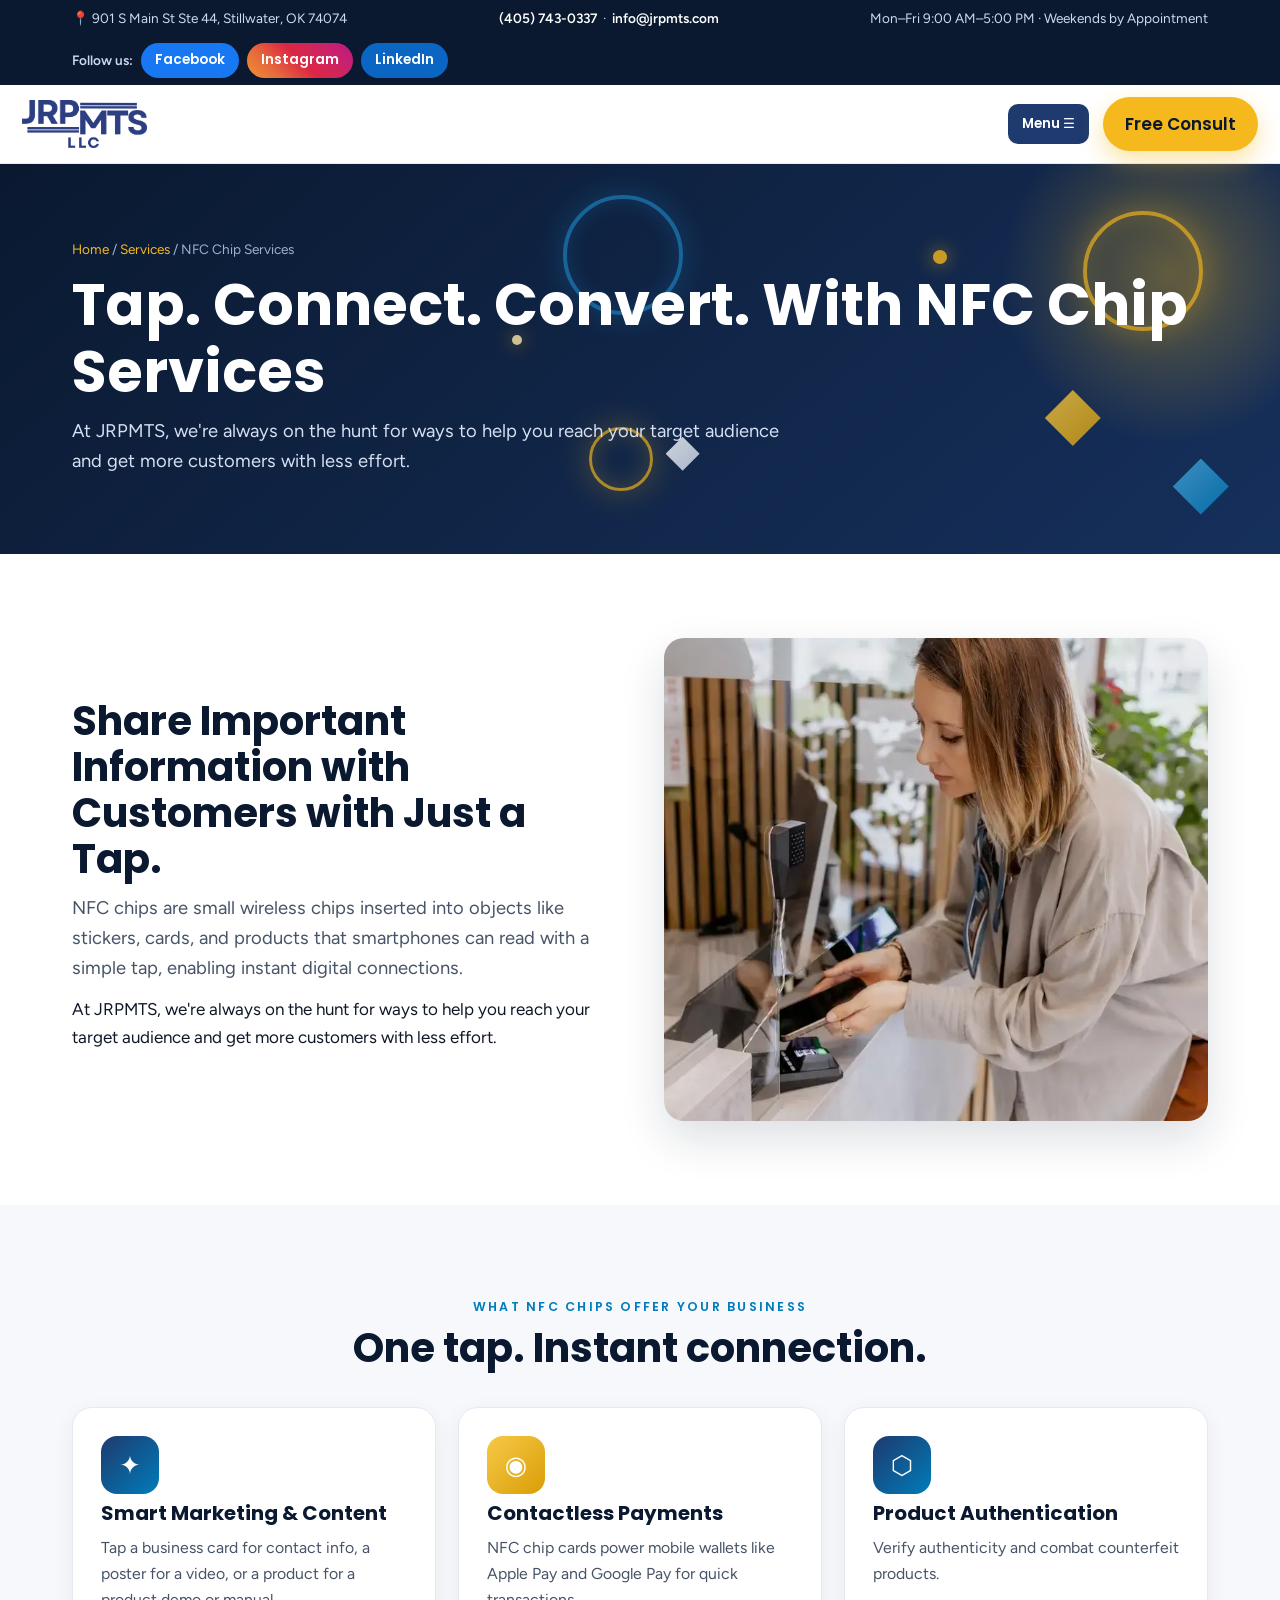
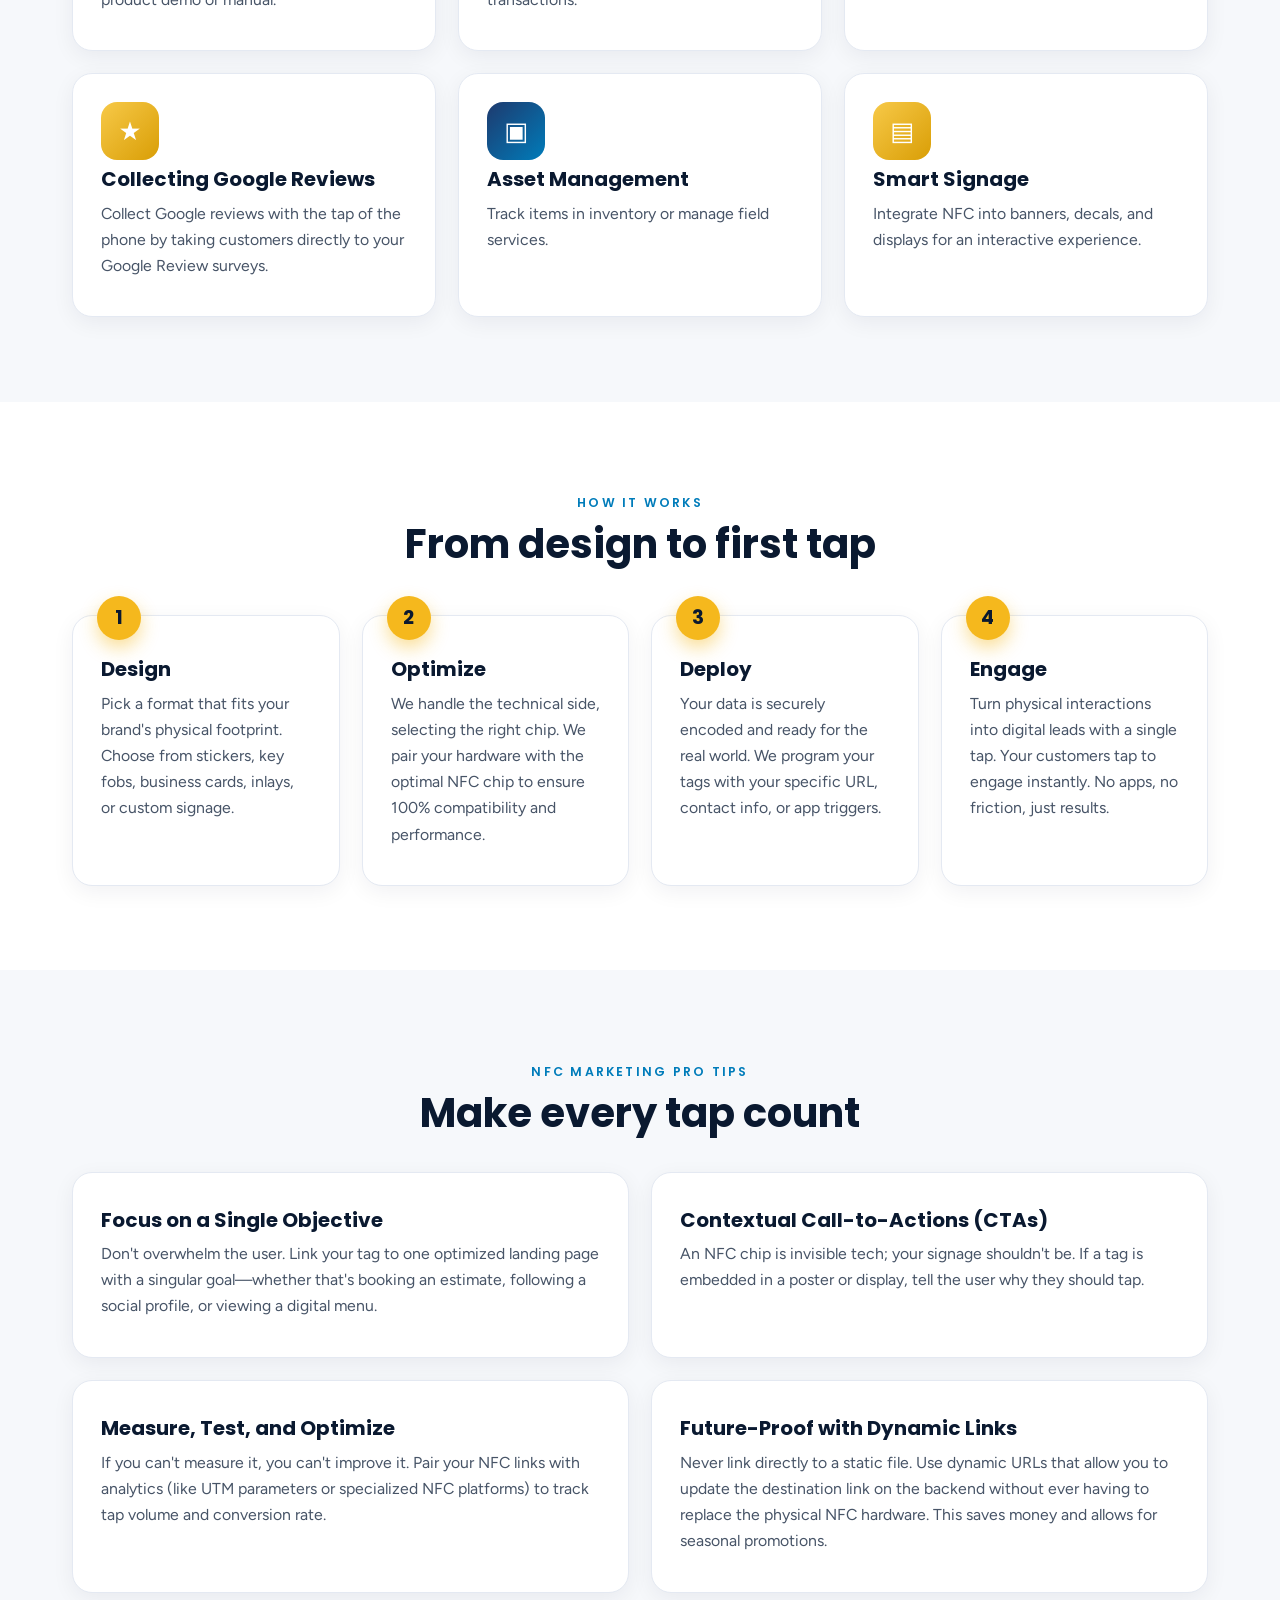
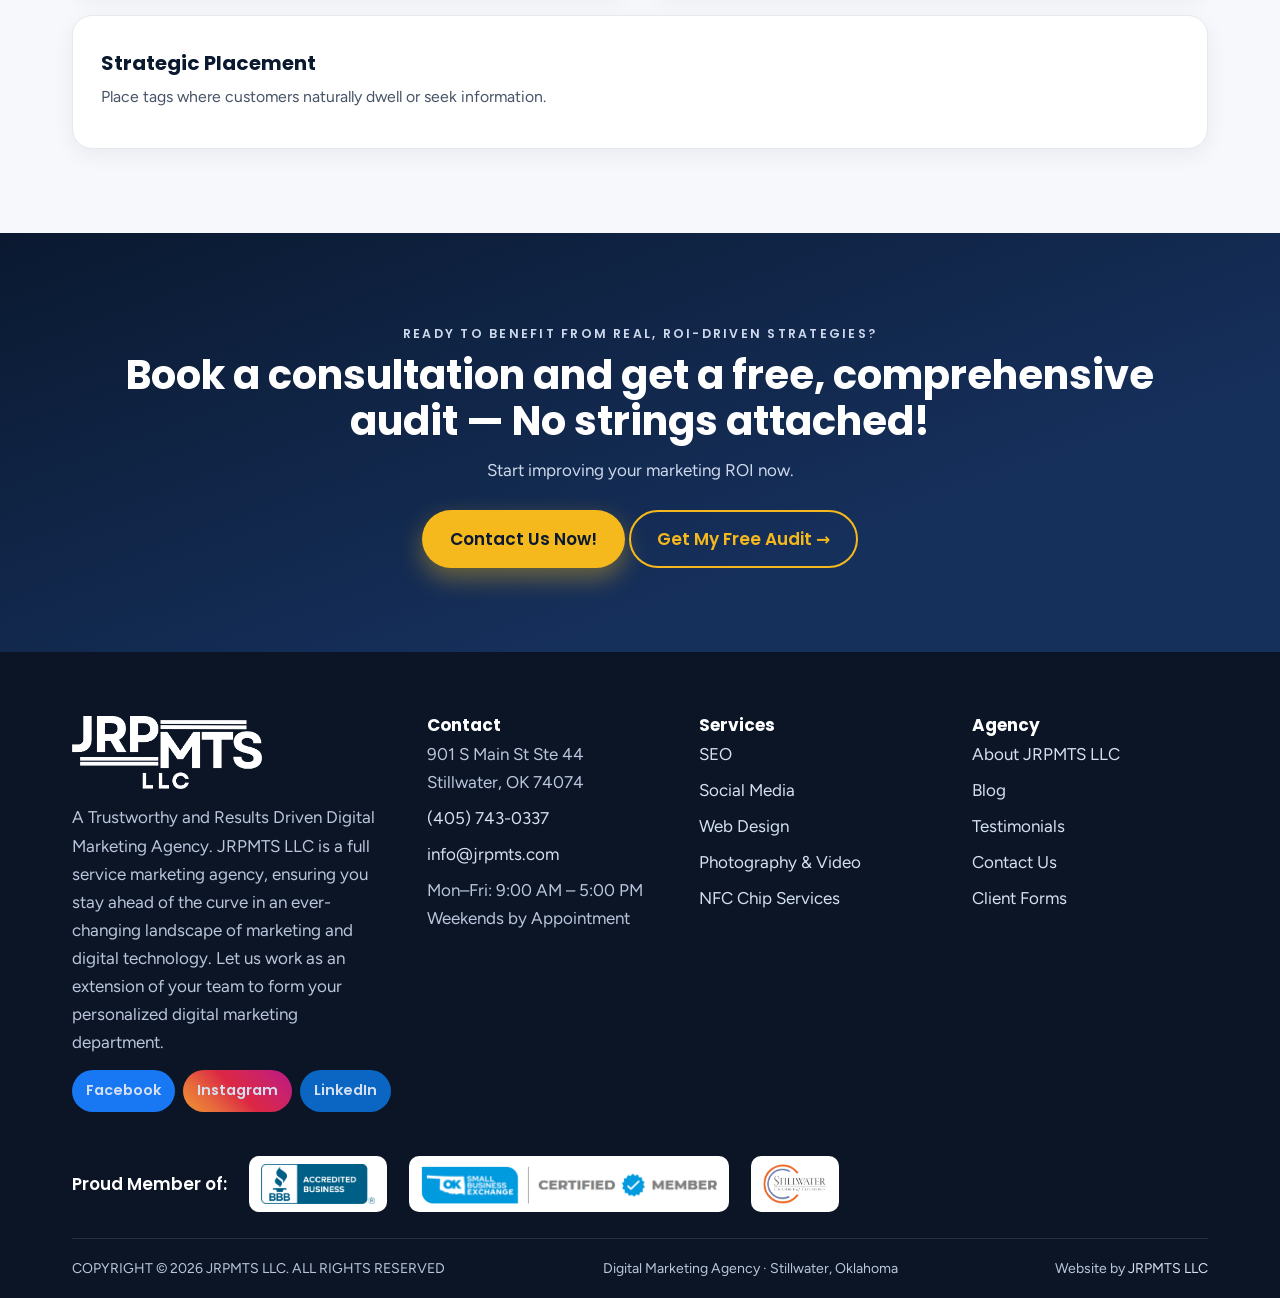
<file: services/nfc-chip-services/index.html>
<!DOCTYPE html>
<html lang="en">
<head>
<meta charset="UTF-8">
<meta name="viewport" content="width=device-width, initial-scale=1.0">
<title>NFC Chip Services for Business — JRPMTS LLC</title>
<meta name="description" content="Tap. Connect. Convert. NFC chip services from JRPMTS LLC — smart marketing, contactless payments, Google reviews, asset management and smart signage in Stillwater, OK.">
<!-- Social share preview (Open Graph / Twitter). Live domain since the
     2026-11-21 DNS switch to Cloudflare Pages. -->
<meta property="og:type" content="website">
<meta property="og:site_name" content="JRPMTS LLC">
<meta property="og:title" content="NFC Chip Services for Business — JRPMTS LLC">
<meta property="og:description" content="Tap. Connect. Convert. NFC chip services from JRPMTS LLC — smart marketing, contactless payments, Google reviews, asset management and smart signage in Stillwater, OK.">
<meta property="og:url" content="https://jrpmts.com/services/nfc-chip-services/">
<meta property="og:image" content="https://jrpmts.com/images/og-image.jpg">
<meta property="og:image:width" content="1200">
<meta property="og:image:height" content="630">
<meta property="og:image:alt" content="JRPMTS LLC — Digital Marketing Agency in Stillwater, OK">
<meta name="twitter:card" content="summary_large_image">
<meta name="twitter:title" content="NFC Chip Services for Business — JRPMTS LLC">
<meta name="twitter:description" content="Tap. Connect. Convert. NFC chip services from JRPMTS LLC — smart marketing, contactless payments, Google reviews, asset management and smart signage in Stillwater, OK.">
<meta name="twitter:image" content="https://jrpmts.com/images/og-image.jpg">
<link rel="canonical" href="https://jrpmts.com/services/nfc-chip-services/">
<script type="application/ld+json">{"@context": "https://schema.org", "@type": "ProfessionalService", "name": "JRPMTS LLC", "description": "Tap. Connect. Convert. NFC chip services from JRPMTS LLC \u2014 smart marketing, contactless payments, Google reviews, asset management and smart signage in Stillwater, OK.", "url": "https://jrpmts.com/", "telephone": "+1-405-743-0337", "email": "info@jrpmts.com", "address": {"@type": "PostalAddress", "streetAddress": "901 S Main St Ste 44", "addressLocality": "Stillwater", "addressRegion": "OK", "postalCode": "74074", "addressCountry": "US"}, "geo": {"@type": "GeoCoordinates", "latitude": 36.1156, "longitude": -97.0584}, "openingHoursSpecification": {"@type": "OpeningHoursSpecification", "dayOfWeek": ["Monday", "Tuesday", "Wednesday", "Thursday", "Friday"], "opens": "09:00", "closes": "17:00"}, "sameAs": ["https://www.facebook.com/jrpmts", "https://www.instagram.com/jrpmts", "https://www.linkedin.com/company/104409253/"]}</script>
<link rel="icon" href="/favicon.ico" sizes="any">
<link rel="icon" type="image/png" sizes="32x32" href="/images/favicon-32.png">
<link rel="apple-touch-icon" href="/apple-touch-icon.png">
<link rel="preconnect" href="https://fonts.googleapis.com">
<link rel="preconnect" href="https://fonts.gstatic.com" crossorigin>
<link href="https://fonts.googleapis.com/css2?family=Poppins:wght@500;600;700;800&family=Figtree:wght@400;500;600;700&display=swap" rel="stylesheet">
<link rel="stylesheet" href="/styles.css?v=2">
<script src="/vendor/three.min.js" defer></script>
<script src="/main.js" defer></script>
</head>
<body>
<div class="topbar"><div class="wrap">
<span class="tb-addr">📍 901 S Main St Ste 44, Stillwater, OK 74074</span>
<span class="tb-contact"><a href="tel:+14057430337">(405) 743-0337</a> &nbsp;·&nbsp; <a href="mailto:info@jrpmts.com">info@jrpmts.com</a></span>
<span class="tb-hours">Mon–Fri 9:00 AM–5:00 PM · Weekends by Appointment</span>
<span class="social-bar"><span>Follow us:</span><a class="fb" href="https://www.facebook.com/jrpmts" aria-label="JRPMTS on Facebook" target="_blank" rel="noopener">Facebook</a><a class="ig" href="https://www.instagram.com/jrpmts" aria-label="JRPMTS on Instagram" target="_blank" rel="noopener">Instagram</a><a class="li" href="https://www.linkedin.com/company/104409253/" aria-label="JRPMTS on LinkedIn" target="_blank" rel="noopener">LinkedIn</a></span>
</div></div>
<header class="site"><div class="navwrap">
<a class="brand" href="/"><img src="/images/logo-white.webp" alt="JRPMTS LLC — Digital Marketing Agency in Stillwater, OK" width="220" height="85"></a>
<button class="menu-btn" id="menuBtn" type="button" aria-expanded="false" aria-controls="mainNav" aria-label="Toggle navigation menu">Menu ☰</button>
<nav class="main" id="mainNav">
<a href="/">Home</a>
<a href="/about/">About</a>
<a href="/services/">Services</a>
<a href="/services/web-design/">Web Design</a>
<a href="/services/nfc-chip-services/" class="active">NFC Chip Services</a>
<a href="/clients/">Clients</a>
<a href="/forms/">Forms</a>
<a href="/testimonials/">Testimonials</a>
<a href="/blog/">Blog</a>
<a href="/contact/">Contact</a>
</nav>
<div class="nav-cta"><a class="phone" href="tel:+14057430337">(405) 743-0337</a><a class="btn btn-gold" href="/contact/">Free Consult</a></div>
</div></header>
<section class="pagehero"><div class="hero-3d-fallback" aria-hidden="true"><i class="hf-ring gold"></i><i class="hf-diamond gold"></i><i class="hf-ring blue"></i><i class="hf-dot"></i><i class="hf-diamond blue"></i><i class="hf-ring gold small"></i><i class="hf-dot gold"></i><i class="hf-diamond white"></i></div><canvas class="hero3d" aria-hidden="true"></canvas><div class="wrap">
<div class="crumbs"><a href="/">Home</a> / <a href="/services/">Services</a> / NFC Chip Services</div>
<h1>Tap. Connect. Convert. With NFC Chip Services</h1>
<p class="lead">At JRPMTS, we're always on the hunt for ways to help you reach your target audience and get more customers with less effort.</p>
</div></section>
<main>

<section class="section"><div class="wrap">
<div class="split">
<div class="reveal">
<h2>Share Important Information with Customers with Just a Tap.</h2>
<p class="lead">NFC chips are small wireless chips inserted into objects like stickers, cards, and products that smartphones can read with a simple tap, enabling instant digital connections.</p>
<p>At JRPMTS, we're always on the hunt for ways to help you reach your target audience and get more customers with less effort.</p>
</div>
<div class="reveal"><img class="rounded" src="/images/nfc.webp" alt="NFC chip services — tap to connect" loading="lazy"></div>
</div>
</div></section>
<section class="section tint"><div class="wrap">
<div class="center reveal" style="margin-bottom:36px"><p class="eyebrow">What NFC Chips Offer Your Business</p><h2>One tap. Instant connection.</h2></div>
<div class="grid c3">
<article class="card tilt reveal"><div class="inner"><div class="icon">✦</div><h3>Smart Marketing &amp; Content</h3><p>Tap a business card for contact info, a poster for a video, or a product for a product demo or manual.</p></div></article>
<article class="card tilt reveal"><div class="inner"><div class="icon gold">◉</div><h3>Contactless Payments</h3><p>NFC chip cards power mobile wallets like Apple Pay and Google Pay for quick transactions.</p></div></article>
<article class="card tilt reveal"><div class="inner"><div class="icon">⬡</div><h3>Product Authentication</h3><p>Verify authenticity and combat counterfeit products.</p></div></article>
<article class="card tilt reveal"><div class="inner"><div class="icon gold">★</div><h3>Collecting Google Reviews</h3><p>Collect Google reviews with the tap of the phone by taking customers directly to your Google Review surveys.</p></div></article>
<article class="card tilt reveal"><div class="inner"><div class="icon">▣</div><h3>Asset Management</h3><p>Track items in inventory or manage field services.</p></div></article>
<article class="card tilt reveal"><div class="inner"><div class="icon gold">▤</div><h3>Smart Signage</h3><p>Integrate NFC into banners, decals, and displays for an interactive experience.</p></div></article>
</div>
</div></section>
<section class="section"><div class="wrap">
<div class="center reveal" style="margin-bottom:48px"><p class="eyebrow">How It Works</p><h2>From design to first tap</h2></div>
<div class="grid c4 numsteps">
<article class="card reveal"><h3>Design</h3><p>Pick a format that fits your brand's physical footprint. Choose from stickers, key fobs, business cards, inlays, or custom signage.</p></article>
<article class="card reveal"><h3>Optimize</h3><p>We handle the technical side, selecting the right chip. We pair your hardware with the optimal NFC chip to ensure 100% compatibility and performance.</p></article>
<article class="card reveal"><h3>Deploy</h3><p>Your data is securely encoded and ready for the real world. We program your tags with your specific URL, contact info, or app triggers.</p></article>
<article class="card reveal"><h3>Engage</h3><p>Turn physical interactions into digital leads with a single tap. Your customers tap to engage instantly. No apps, no friction, just results.</p></article>
</div>
</div></section>
<section class="section tint"><div class="wrap">
<div class="center reveal" style="margin-bottom:36px"><p class="eyebrow">NFC Marketing Pro Tips</p><h2>Make every tap count</h2></div>
<div class="grid c2">
<article class="card reveal"><h3>Focus on a Single Objective</h3><p>Don't overwhelm the user. Link your tag to one optimized landing page with a singular goal—whether that's booking an estimate, following a social profile, or viewing a digital menu.</p></article>
<article class="card reveal"><h3>Contextual Call-to-Actions (CTAs)</h3><p>An NFC chip is invisible tech; your signage shouldn't be. If a tag is embedded in a poster or display, tell the user why they should tap.</p></article>
<article class="card reveal"><h3>Measure, Test, and Optimize</h3><p>If you can't measure it, you can't improve it. Pair your NFC links with analytics (like UTM parameters or specialized NFC platforms) to track tap volume and conversion rate.</p></article>
<article class="card reveal"><h3>Future-Proof with Dynamic Links</h3><p>Never link directly to a static file. Use dynamic URLs that allow you to update the destination link on the backend without ever having to replace the physical NFC hardware. This saves money and allows for seasonal promotions.</p></article>
</div>
<div class="card reveal" style="margin-top:22px"><h3>Strategic Placement</h3><p>Place tags where customers naturally dwell or seek information.</p></div>
</div></section>
<section class="section navy"><div class="wrap center reveal">
<p class="eyebrow gold">Ready to Benefit from Real, ROI-Driven Strategies?</p>
<h2>Book a consultation and get a free, comprehensive audit — No strings attached!</h2>
<p style="max-width:640px;margin:12px auto 26px">Start improving your marketing ROI now.</p>
<a class="btn btn-gold" href="/contact/">Contact Us Now!</a>
<a class="btn btn-outline" href="/#free-audit">Get My Free Audit →</a>
</div></section>
</main>
<footer class="site"><div class="wrap">
<div class="foot-grid">
<div>
<img src="/images/logo-white.webp" alt="JRPMTS LLC" width="190" height="73" style="filter:brightness(0) invert(1);margin-bottom:14px">
<p>A Trustworthy and Results Driven Digital Marketing Agency. JRPMTS LLC is a full service marketing agency, ensuring you stay ahead of the curve in an ever-changing landscape of marketing and digital technology. Let us work as an extension of your team to form your personalized digital marketing department.</p>
<div class="social-bar"><span>Follow us:</span><a class="fb" href="https://www.facebook.com/jrpmts" aria-label="JRPMTS on Facebook" target="_blank" rel="noopener">Facebook</a><a class="ig" href="https://www.instagram.com/jrpmts" aria-label="JRPMTS on Instagram" target="_blank" rel="noopener">Instagram</a><a class="li" href="https://www.linkedin.com/company/104409253/" aria-label="JRPMTS on LinkedIn" target="_blank" rel="noopener">LinkedIn</a></div>
</div>
<div>
<h4>Contact</h4>
<ul>
<li>901 S Main St Ste 44<br>Stillwater, OK 74074</li>
<li><a href="tel:+14057430337">(405) 743-0337</a></li>
<li><a href="mailto:info@jrpmts.com">info@jrpmts.com</a></li>
<li>Mon–Fri: 9:00 AM – 5:00 PM<br>Weekends by Appointment</li>
</ul>
</div>
<div>
<h4>Services</h4>
<ul>
<li><a href="/services/">SEO</a></li>
<li><a href="/services/">Social Media</a></li>
<li><a href="/services/web-design/">Web Design</a></li>
<li><a href="/services/">Photography &amp; Video</a></li>
<li><a href="/services/nfc-chip-services/">NFC Chip Services</a></li>
</ul>
</div>
<div>
<h4>Agency</h4>
<ul>
<li><a href="/about/">About JRPMTS LLC</a></li>
<li><a href="/blog/">Blog</a></li>
<li><a href="/testimonials/">Testimonials</a></li>
<li><a href="/contact/">Contact Us</a></li>
<li><a href="/forms/">Client Forms</a></li>
</ul>
</div>
</div>
<div class="badges" style="padding-bottom:26px">
<span style="color:#fff;font-family:var(--font-head);font-weight:600">Proud Member of:</span>
<img src="/images/bbb-seal.png" alt="BBB Accredited Business seal">
<img src="/images/ok-certified.png" alt="Oklahoma Certified Member">
<img src="/images/chamber-logo.webp" alt="Stillwater Chamber of Commerce member logo">
</div>
<div class="foot-bottom">
<span>COPYRIGHT © 2026 JRPMTS LLC. ALL RIGHTS RESERVED</span>
<span>Digital Marketing Agency · Stillwater, Oklahoma</span>
<span>Website by <a href="https://jrpmts.com">JRPMTS LLC</a></span>
</div>
</div></footer>
</body>
</html>
</file>
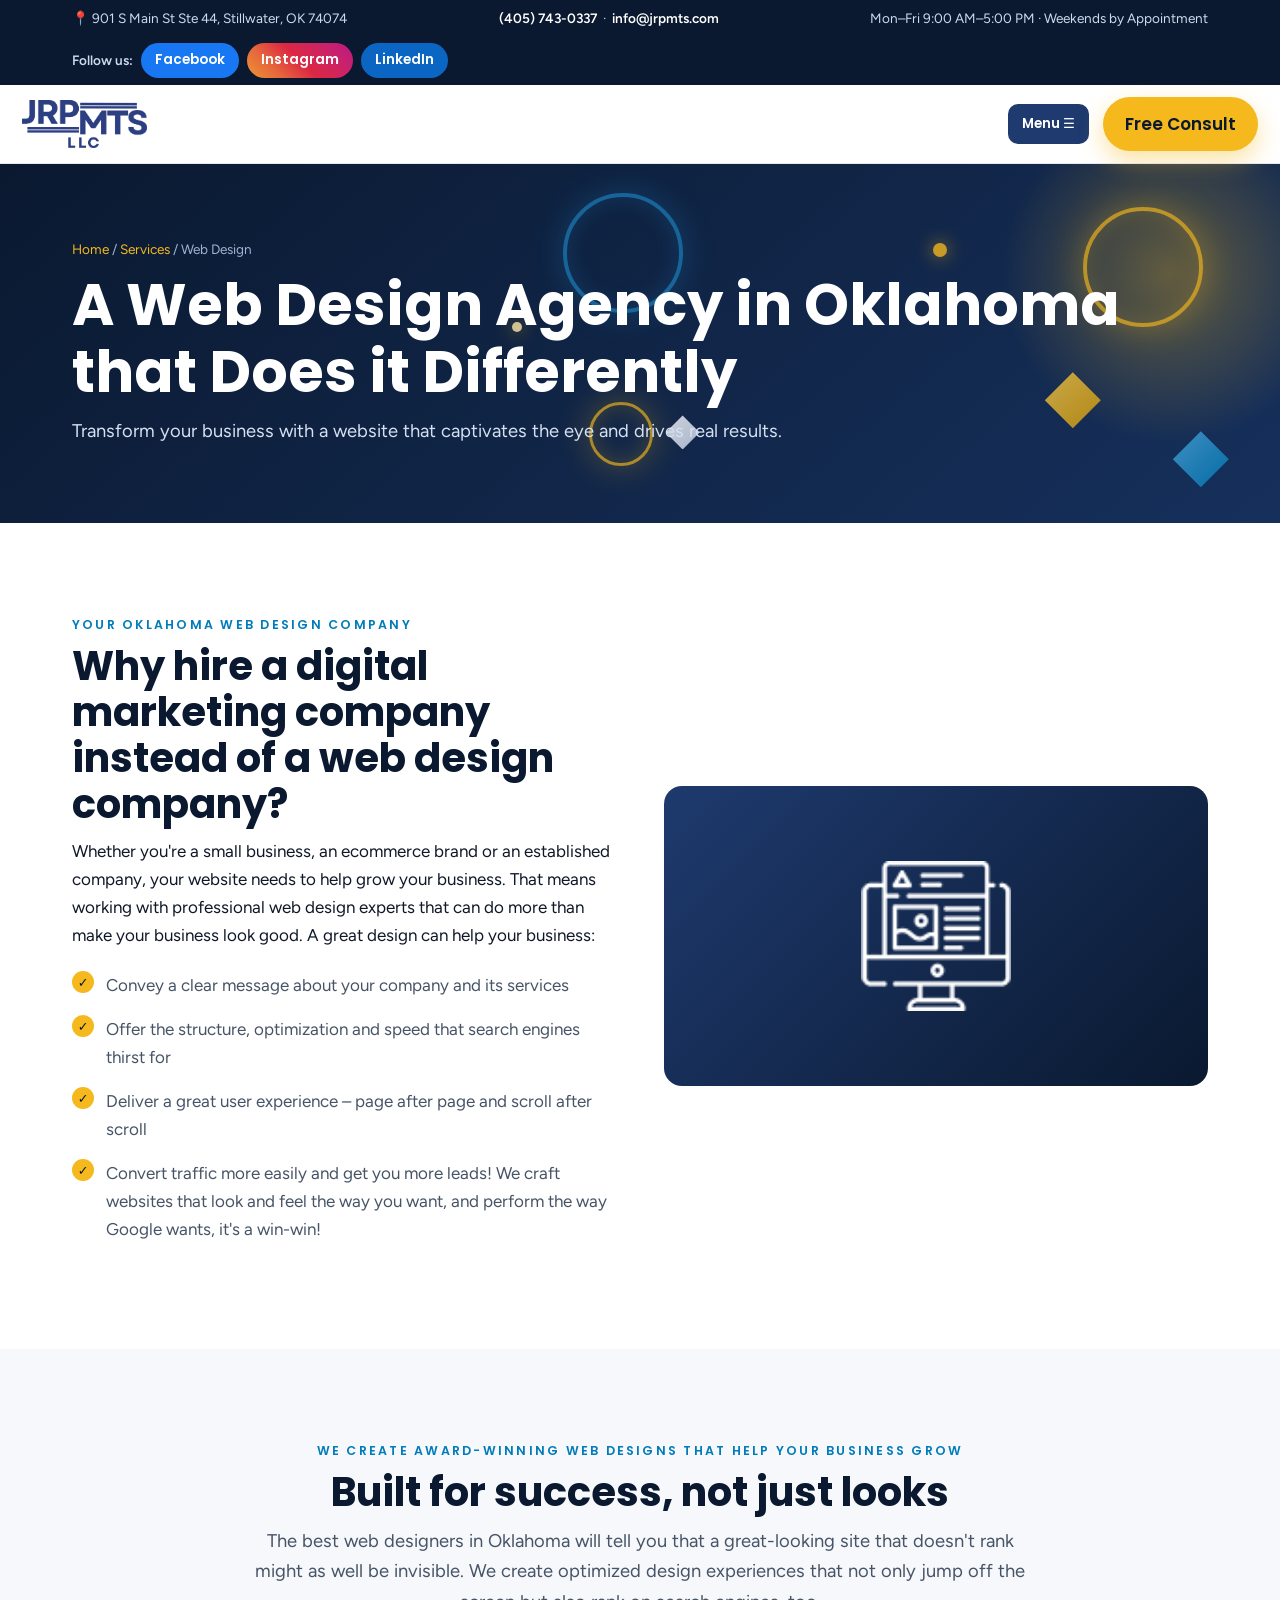
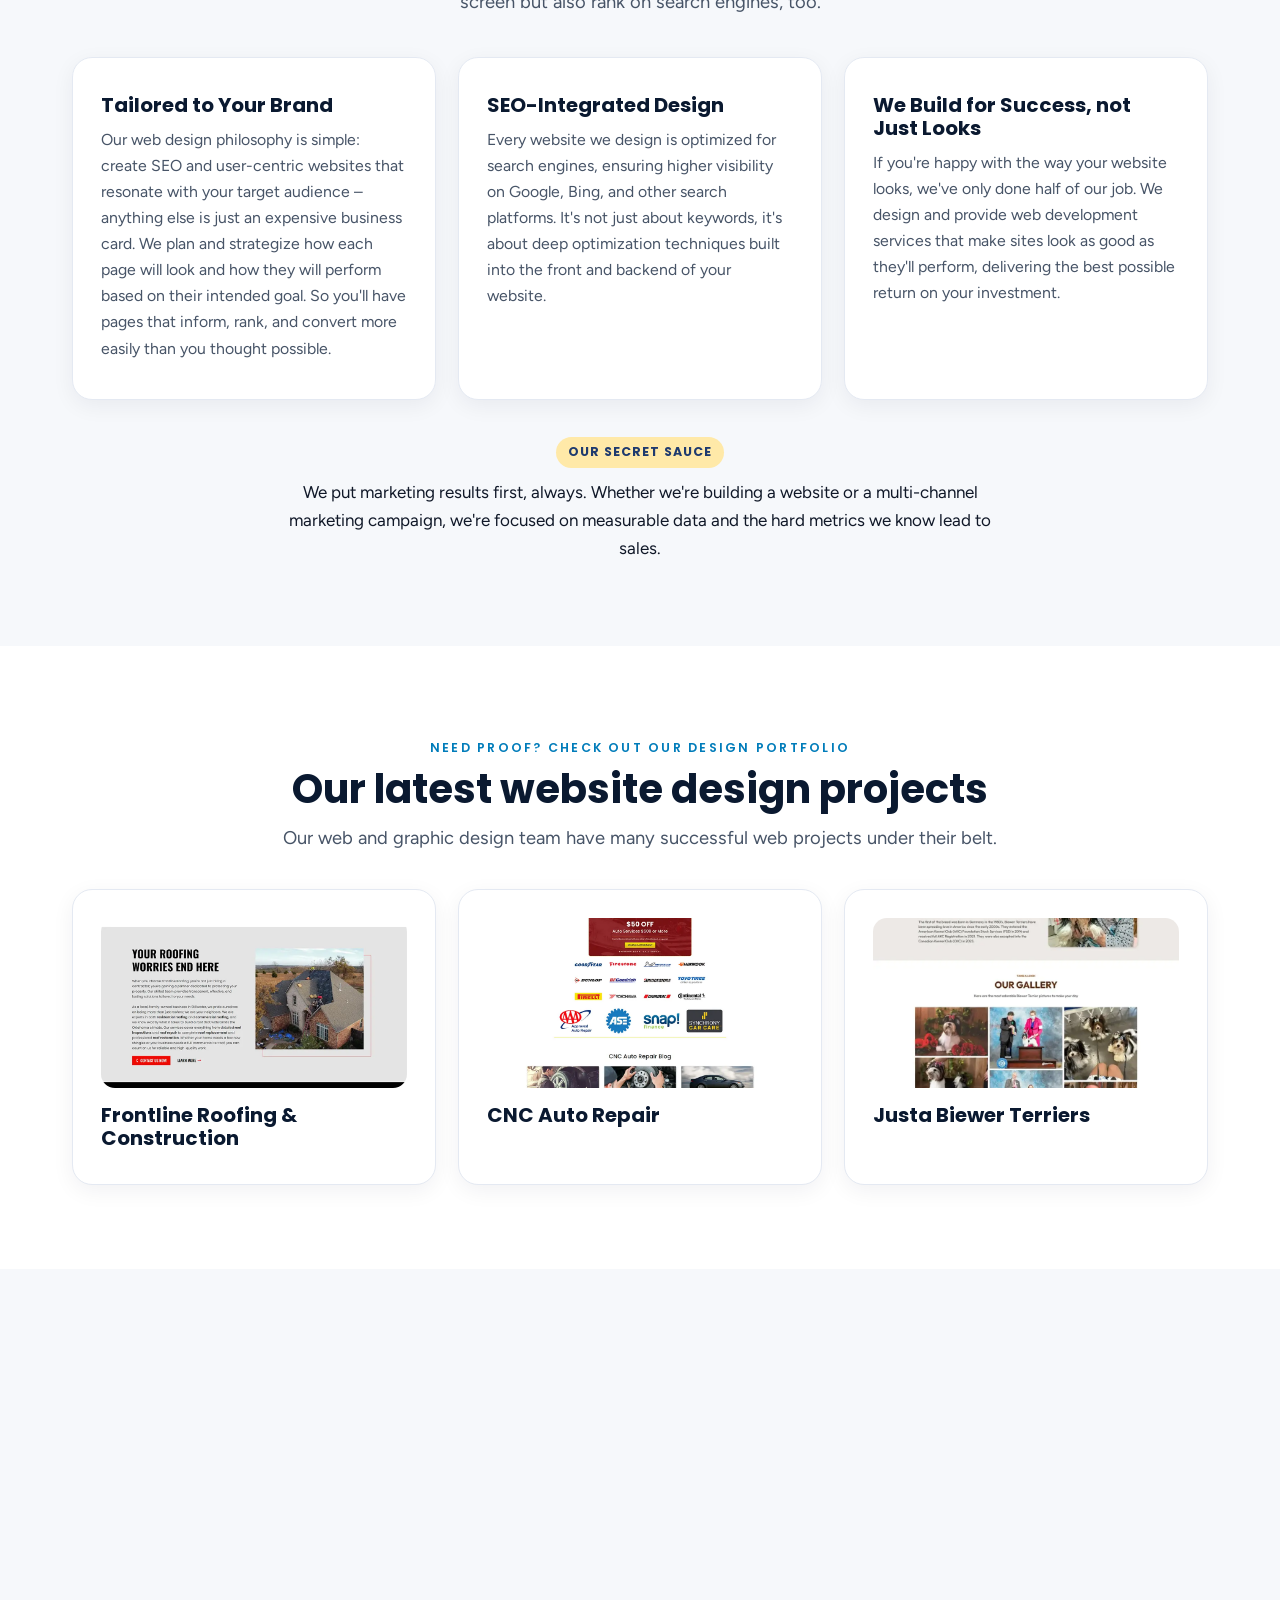
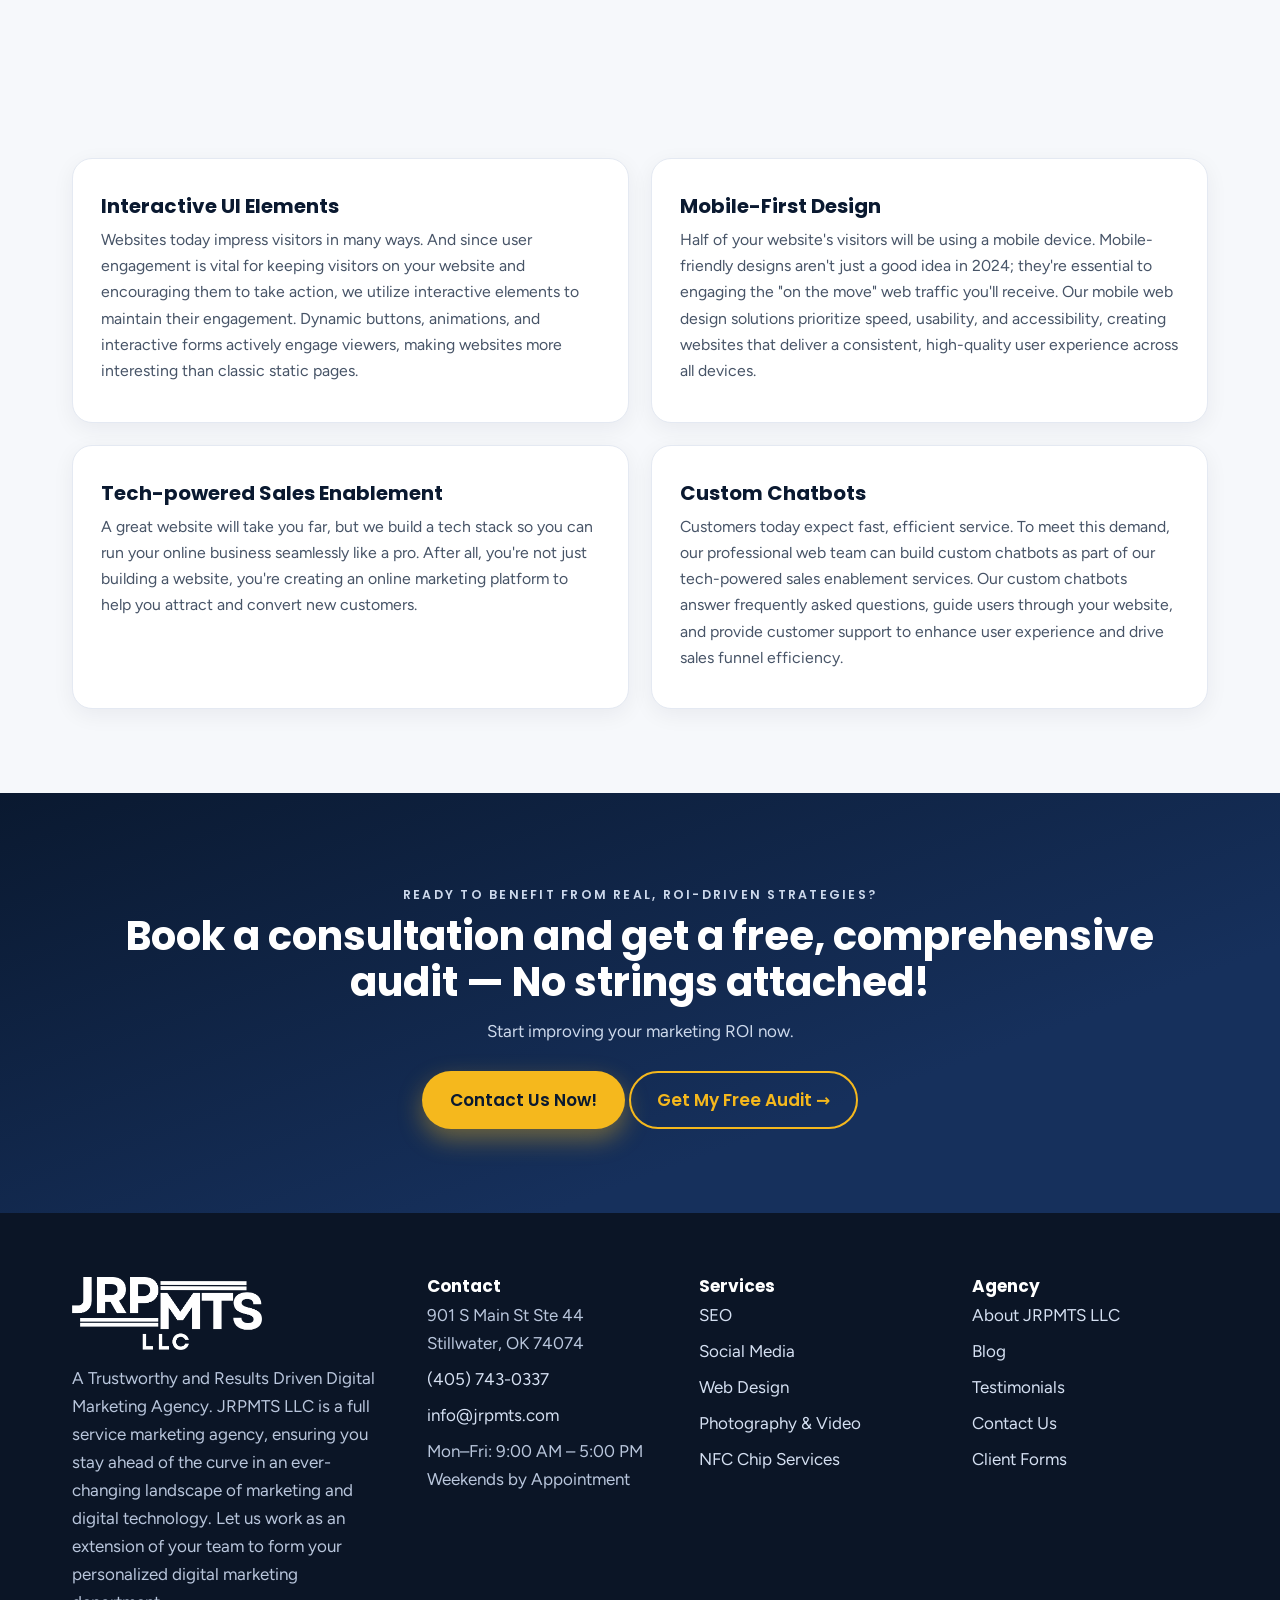
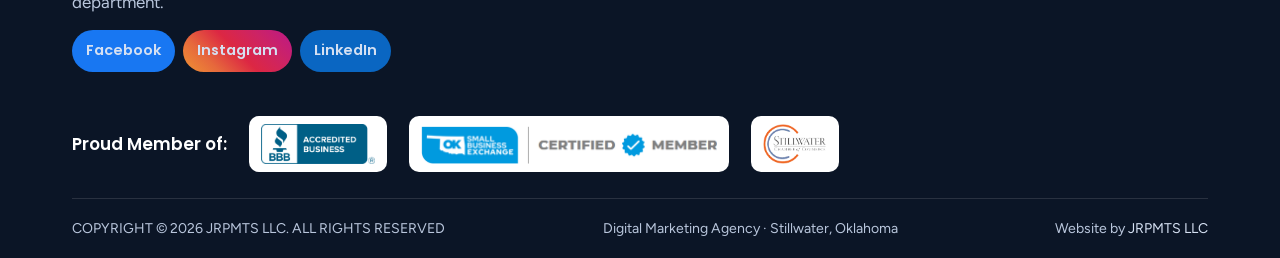
<file: services/web-design/index.html>
<!DOCTYPE html>
<html lang="en">
<head>
<meta charset="UTF-8">
<meta name="viewport" content="width=device-width, initial-scale=1.0">
<title>Web Design Stillwater OK — JRPMTS LLC</title>
<meta name="description" content="A web design agency in Oklahoma that does it differently — SEO-integrated, mobile-first websites that rank and convert. JRPMTS LLC, Stillwater, OK.">
<!-- Social share preview (Open Graph / Twitter). Live domain since the
     2026-11-21 DNS switch to Cloudflare Pages. -->
<meta property="og:type" content="website">
<meta property="og:site_name" content="JRPMTS LLC">
<meta property="og:title" content="Web Design Stillwater OK — JRPMTS LLC">
<meta property="og:description" content="A web design agency in Oklahoma that does it differently — SEO-integrated, mobile-first websites that rank and convert. JRPMTS LLC, Stillwater, OK.">
<meta property="og:url" content="https://jrpmts.com/services/web-design/">
<meta property="og:image" content="https://jrpmts.com/images/og-image.jpg">
<meta property="og:image:width" content="1200">
<meta property="og:image:height" content="630">
<meta property="og:image:alt" content="JRPMTS LLC — Digital Marketing Agency in Stillwater, OK">
<meta name="twitter:card" content="summary_large_image">
<meta name="twitter:title" content="Web Design Stillwater OK — JRPMTS LLC">
<meta name="twitter:description" content="A web design agency in Oklahoma that does it differently — SEO-integrated, mobile-first websites that rank and convert. JRPMTS LLC, Stillwater, OK.">
<meta name="twitter:image" content="https://jrpmts.com/images/og-image.jpg">
<link rel="canonical" href="https://jrpmts.com/services/web-design/">
<script type="application/ld+json">{"@context": "https://schema.org", "@type": "ProfessionalService", "name": "JRPMTS LLC", "description": "A web design agency in Oklahoma that does it differently \u2014 SEO-integrated, mobile-first websites that rank and convert. JRPMTS LLC, Stillwater, OK.", "url": "https://jrpmts.com/", "telephone": "+1-405-743-0337", "email": "info@jrpmts.com", "address": {"@type": "PostalAddress", "streetAddress": "901 S Main St Ste 44", "addressLocality": "Stillwater", "addressRegion": "OK", "postalCode": "74074", "addressCountry": "US"}, "geo": {"@type": "GeoCoordinates", "latitude": 36.1156, "longitude": -97.0584}, "openingHoursSpecification": {"@type": "OpeningHoursSpecification", "dayOfWeek": ["Monday", "Tuesday", "Wednesday", "Thursday", "Friday"], "opens": "09:00", "closes": "17:00"}, "sameAs": ["https://www.facebook.com/jrpmts", "https://www.instagram.com/jrpmts", "https://www.linkedin.com/company/104409253/"]}</script>
<link rel="icon" href="/favicon.ico" sizes="any">
<link rel="icon" type="image/png" sizes="32x32" href="/images/favicon-32.png">
<link rel="apple-touch-icon" href="/apple-touch-icon.png">
<link rel="preconnect" href="https://fonts.googleapis.com">
<link rel="preconnect" href="https://fonts.gstatic.com" crossorigin>
<link href="https://fonts.googleapis.com/css2?family=Poppins:wght@500;600;700;800&family=Figtree:wght@400;500;600;700&display=swap" rel="stylesheet">
<link rel="stylesheet" href="/styles.css?v=2">
<script src="/vendor/three.min.js" defer></script>
<script src="/main.js" defer></script>
</head>
<body>
<div class="topbar"><div class="wrap">
<span class="tb-addr">📍 901 S Main St Ste 44, Stillwater, OK 74074</span>
<span class="tb-contact"><a href="tel:+14057430337">(405) 743-0337</a> &nbsp;·&nbsp; <a href="mailto:info@jrpmts.com">info@jrpmts.com</a></span>
<span class="tb-hours">Mon–Fri 9:00 AM–5:00 PM · Weekends by Appointment</span>
<span class="social-bar"><span>Follow us:</span><a class="fb" href="https://www.facebook.com/jrpmts" aria-label="JRPMTS on Facebook" target="_blank" rel="noopener">Facebook</a><a class="ig" href="https://www.instagram.com/jrpmts" aria-label="JRPMTS on Instagram" target="_blank" rel="noopener">Instagram</a><a class="li" href="https://www.linkedin.com/company/104409253/" aria-label="JRPMTS on LinkedIn" target="_blank" rel="noopener">LinkedIn</a></span>
</div></div>
<header class="site"><div class="navwrap">
<a class="brand" href="/"><img src="/images/logo-white.webp" alt="JRPMTS LLC — Digital Marketing Agency in Stillwater, OK" width="220" height="85"></a>
<button class="menu-btn" id="menuBtn" type="button" aria-expanded="false" aria-controls="mainNav" aria-label="Toggle navigation menu">Menu ☰</button>
<nav class="main" id="mainNav">
<a href="/">Home</a>
<a href="/about/">About</a>
<a href="/services/">Services</a>
<a href="/services/web-design/" class="active">Web Design</a>
<a href="/services/nfc-chip-services/">NFC Chip Services</a>
<a href="/clients/">Clients</a>
<a href="/forms/">Forms</a>
<a href="/testimonials/">Testimonials</a>
<a href="/blog/">Blog</a>
<a href="/contact/">Contact</a>
</nav>
<div class="nav-cta"><a class="phone" href="tel:+14057430337">(405) 743-0337</a><a class="btn btn-gold" href="/contact/">Free Consult</a></div>
</div></header>
<section class="pagehero"><div class="hero-3d-fallback" aria-hidden="true"><i class="hf-ring gold"></i><i class="hf-diamond gold"></i><i class="hf-ring blue"></i><i class="hf-dot"></i><i class="hf-diamond blue"></i><i class="hf-ring gold small"></i><i class="hf-dot gold"></i><i class="hf-diamond white"></i></div><canvas class="hero3d" aria-hidden="true"></canvas><div class="wrap">
<div class="crumbs"><a href="/">Home</a> / <a href="/services/">Services</a> / Web Design</div>
<h1>A Web Design Agency in Oklahoma that Does it Differently</h1>
<p class="lead">Transform your business with a website that captivates the eye and drives real results.</p>
</div></section>
<main>

<section class="section"><div class="wrap">
<div class="split">
<div class="reveal">
<p class="eyebrow">Your Oklahoma Web Design Company</p>
<h2>Why hire a digital marketing company instead of a web design company?</h2>
<p>Whether you're a small business, an ecommerce brand or an established company, your website needs to help grow your business. That means working with professional web design experts that can do more than make your business look good. A great design can help your business:</p>
<ul class="checklist">
<li>Convey a clear message about your company and its services</li>
<li>Offer the structure, optimization and speed that search engines thirst for</li>
<li>Deliver a great user experience – page after page and scroll after scroll</li>
<li>Convert traffic more easily and get you more leads! We craft websites that look and feel the way you want, and perform the way Google wants, it's a win-win!</li>
</ul>
</div>
<div class="reveal"><div class="icon-tile large"><img src="/images/web-design-dev.webp" alt="Web design and development" loading="lazy"></div></div>
</div>
</div></section>
<section class="section tint"><div class="wrap">
<div class="center reveal" style="max-width:780px;margin:0 auto 40px">
<p class="eyebrow">We Create Award-winning Web Designs that Help your Business Grow</p>
<h2>Built for success, not just looks</h2>
<p class="lead">The best web designers in Oklahoma will tell you that a great-looking site that doesn't rank might as well be invisible. We create optimized design experiences that not only jump off the screen but also rank on search engines, too.</p>
</div>
<div class="grid c3">
<article class="card tilt reveal"><div class="inner"><h3>Tailored to Your Brand</h3><p>Our web design philosophy is simple: create SEO and user-centric websites that resonate with your target audience – anything else is just an expensive business card. We plan and strategize how each page will look and how they will perform based on their intended goal. So you'll have pages that inform, rank, and convert more easily than you thought possible.</p></div></article>
<article class="card tilt reveal"><div class="inner"><h3>SEO-Integrated Design</h3><p>Every website we design is optimized for search engines, ensuring higher visibility on Google, Bing, and other search platforms. It's not just about keywords, it's about deep optimization techniques built into the front and backend of your website.</p></div></article>
<article class="card tilt reveal"><div class="inner"><h3>We Build for Success, not Just Looks</h3><p>If you're happy with the way your website looks, we've only done half of our job. We design and provide web development services that make sites look as good as they'll perform, delivering the best possible return on your investment.</p></div></article>
</div>
<p class="center reveal" style="margin-top:36px"><span class="pill">Our Secret Sauce</span></p>
<p class="center reveal" style="max-width:720px;margin:10px auto 0">We put marketing results first, always. Whether we're building a website or a multi-channel marketing campaign, we're focused on measurable data and the hard metrics we know lead to sales.</p>
</div></section>
<section class="section"><div class="wrap">
<div class="center reveal" style="margin-bottom:36px">
<p class="eyebrow">Need Proof? Check out our Design Portfolio</p>
<h2>Our latest website design projects</h2>
<p class="lead">Our web and graphic design team have many successful web projects under their belt.</p>
</div>
<div class="grid c3">
<article class="card reveal"><div class="thumb"><img src="/images/portfolio-frontline.webp" alt="Frontline Roofing &amp; Construction website homepage" loading="lazy"></div><h3>Frontline Roofing &amp; Construction</h3></article>
<article class="card reveal"><div class="thumb"><img src="/images/portfolio-cnc.webp" alt="CNC Auto Repair website homepage" loading="lazy"></div><h3>CNC Auto Repair</h3></article>
<article class="card reveal"><div class="thumb"><img src="/images/portfolio-justa.webp" alt="Justa Biewer Terriers website homepage" loading="lazy"></div><h3>Justa Biewer Terriers</h3></article>
</div>
</div></section>
<section class="section tint"><div class="wrap">
<div class="center reveal" style="margin-bottom:36px">
<p class="eyebrow">Key Features of Our Web Design Services</p>
<h2>Everything your website needs to rank and convert</h2>
</div>
<div class="grid c2">
<article class="card reveal"><h3>Custom Web Design</h3><p>Our team of expert designers and developers meticulously craft each website to match your specific requirements, incorporating visual elements, logo design, and functionalities that resonate with your target audience.</p></article>
<article class="card reveal"><h3>On-Page SEO Best Practices</h3><p>From crafting compelling meta tags to optimizing content with relevant keywords, we ensure your website is fully equipped to rank high on search engines. We use the latest and most advanced SEO tools to meticulously structure your website and enhance its visibility and reach, making it easier for potential customers to find you via search engines.</p></article>
<article class="card reveal"><h3>Interactive UI Elements</h3><p>Websites today impress visitors in many ways. And since user engagement is vital for keeping visitors on your website and encouraging them to take action, we utilize interactive elements to maintain their engagement. Dynamic buttons, animations, and interactive forms actively engage viewers, making websites more interesting than classic static pages.</p></article>
<article class="card reveal"><h3>Mobile-First Design</h3><p>Half of your website's visitors will be using a mobile device. Mobile-friendly designs aren't just a good idea in 2024; they're essential to engaging the "on the move" web traffic you'll receive. Our mobile web design solutions prioritize speed, usability, and accessibility, creating websites that deliver a consistent, high-quality user experience across all devices.</p></article>
<article class="card reveal"><h3>Tech-powered Sales Enablement</h3><p>A great website will take you far, but we build a tech stack so you can run your online business seamlessly like a pro. After all, you're not just building a website, you're creating an online marketing platform to help you attract and convert new customers.</p></article>
<article class="card reveal"><h3>Custom Chatbots</h3><p>Customers today expect fast, efficient service. To meet this demand, our professional web team can build custom chatbots as part of our tech-powered sales enablement services. Our custom chatbots answer frequently asked questions, guide users through your website, and provide customer support to enhance user experience and drive sales funnel efficiency.</p></article>
</div>
</div></section>
<section class="section navy"><div class="wrap center reveal">
<p class="eyebrow gold">Ready to Benefit from Real, ROI-Driven Strategies?</p>
<h2>Book a consultation and get a free, comprehensive audit — No strings attached!</h2>
<p style="max-width:640px;margin:12px auto 26px">Start improving your marketing ROI now.</p>
<a class="btn btn-gold" href="/contact/">Contact Us Now!</a>
<a class="btn btn-outline" href="/#free-audit">Get My Free Audit →</a>
</div></section>
</main>
<footer class="site"><div class="wrap">
<div class="foot-grid">
<div>
<img src="/images/logo-white.webp" alt="JRPMTS LLC" width="190" height="73" style="filter:brightness(0) invert(1);margin-bottom:14px">
<p>A Trustworthy and Results Driven Digital Marketing Agency. JRPMTS LLC is a full service marketing agency, ensuring you stay ahead of the curve in an ever-changing landscape of marketing and digital technology. Let us work as an extension of your team to form your personalized digital marketing department.</p>
<div class="social-bar"><span>Follow us:</span><a class="fb" href="https://www.facebook.com/jrpmts" aria-label="JRPMTS on Facebook" target="_blank" rel="noopener">Facebook</a><a class="ig" href="https://www.instagram.com/jrpmts" aria-label="JRPMTS on Instagram" target="_blank" rel="noopener">Instagram</a><a class="li" href="https://www.linkedin.com/company/104409253/" aria-label="JRPMTS on LinkedIn" target="_blank" rel="noopener">LinkedIn</a></div>
</div>
<div>
<h4>Contact</h4>
<ul>
<li>901 S Main St Ste 44<br>Stillwater, OK 74074</li>
<li><a href="tel:+14057430337">(405) 743-0337</a></li>
<li><a href="mailto:info@jrpmts.com">info@jrpmts.com</a></li>
<li>Mon–Fri: 9:00 AM – 5:00 PM<br>Weekends by Appointment</li>
</ul>
</div>
<div>
<h4>Services</h4>
<ul>
<li><a href="/services/">SEO</a></li>
<li><a href="/services/">Social Media</a></li>
<li><a href="/services/web-design/">Web Design</a></li>
<li><a href="/services/">Photography &amp; Video</a></li>
<li><a href="/services/nfc-chip-services/">NFC Chip Services</a></li>
</ul>
</div>
<div>
<h4>Agency</h4>
<ul>
<li><a href="/about/">About JRPMTS LLC</a></li>
<li><a href="/blog/">Blog</a></li>
<li><a href="/testimonials/">Testimonials</a></li>
<li><a href="/contact/">Contact Us</a></li>
<li><a href="/forms/">Client Forms</a></li>
</ul>
</div>
</div>
<div class="badges" style="padding-bottom:26px">
<span style="color:#fff;font-family:var(--font-head);font-weight:600">Proud Member of:</span>
<img src="/images/bbb-seal.png" alt="BBB Accredited Business seal">
<img src="/images/ok-certified.png" alt="Oklahoma Certified Member">
<img src="/images/chamber-logo.webp" alt="Stillwater Chamber of Commerce member logo">
</div>
<div class="foot-bottom">
<span>COPYRIGHT © 2026 JRPMTS LLC. ALL RIGHTS RESERVED</span>
<span>Digital Marketing Agency · Stillwater, Oklahoma</span>
<span>Website by <a href="https://jrpmts.com">JRPMTS LLC</a></span>
</div>
</div></footer>
</body>
</html>
</file>
<file: styles.css>
/* JRPMTS LLC — modern redesign. Same palette as the live site:
   navy #1e3a6e (logo navy), deep navy #0a1930, gold #f5b81d,
   bright blue #007cba / #1f8acb, ink #101828, paper #f6f8fb. */
:root{
  --navy:#1e3a6e; --navy-2:#16305c; --navy-deep:#0a1930; --navy-ink:#0b1526;
  --gold:#f5b81d; --gold-deep:#d99e06; --gold-soft:#ffe9a8;
  --blue:#007cba; --sky:#1f8acb; --sky-soft:#dcedf7;
  --ink:#101828; --muted:#475467; --line:#e4e9f2; --paper:#f6f8fb; --white:#fff;
  --radius:20px; --shadow:0 18px 45px rgba(10,25,48,.14);
  --font-head:'Poppins',system-ui,sans-serif; --font-body:'Figtree',system-ui,sans-serif;
}
*{box-sizing:border-box;margin:0;padding:0}
html{scroll-behavior:smooth;scroll-padding-top:96px}
section,article,footer,header{scroll-margin-top:96px}
h1[id],h2[id],h3[id]{scroll-margin-top:110px}
body{font-family:var(--font-body);color:var(--ink);background:var(--white);line-height:1.65;font-size:17px}
img{max-width:100%;display:block}
a{color:var(--navy);text-decoration:none}
a:hover{color:var(--blue)}
h1,h2,h3,h4{font-family:var(--font-head);line-height:1.15;color:var(--navy-deep);font-weight:700}
h1{font-size:clamp(2.1rem,5vw,3.6rem)}
h2{font-size:clamp(1.7rem,3.4vw,2.5rem)}
h3{font-size:1.25rem}
p{margin:.6em 0}
.wrap{max-width:1180px;margin:0 auto;padding:0 22px}
.eyebrow{font-family:var(--font-head);text-transform:uppercase;letter-spacing:.18em;font-size:.78rem;font-weight:600;color:var(--blue)}
.eyebrow.gold{color:var(--gold-deep)}
.lead{font-size:1.15rem;color:var(--muted)}
.center{text-align:center}
.section{padding:84px 0}
.section.tint{background:var(--paper)}
.section.navy{background:linear-gradient(160deg,var(--navy-deep),var(--navy-2) 70%);color:#fff}
.section.navy h2,.section.navy h3{color:#fff}
.section.navy p{color:#cdd9ec}

/* ---------- header ---------- */
.topbar{background:var(--navy-deep);color:#cdd9ec;font-size:.85rem}
.topbar .wrap{display:flex;justify-content:space-between;gap:14px;padding-top:7px;padding-bottom:7px;flex-wrap:wrap}
.topbar a{color:#fff;font-weight:600}
.topbar a:hover{color:var(--gold)}
header.site{position:sticky;top:0;z-index:50;background:rgba(255,255,255,.96);backdrop-filter:blur(8px);border-bottom:1px solid var(--line)}
.navwrap{display:flex;align-items:center;gap:14px;padding:12px 22px;max-width:1420px;margin:0 auto;flex-wrap:nowrap}
.brand{flex-shrink:0}
.brand img{height:48px;width:auto}
nav.main{margin-left:auto;display:flex;gap:2px;flex-wrap:nowrap}
nav.main a{font-family:var(--font-head);font-weight:600;font-size:.88rem;color:var(--navy-deep);padding:9px 8px;border-radius:10px;white-space:nowrap}
nav.main a:hover,nav.main a.active{background:var(--sky-soft);color:var(--navy)}
.btn{display:inline-block;font-family:var(--font-head);font-weight:600;padding:13px 26px;border-radius:999px;border:2px solid transparent;cursor:pointer;transition:transform .2s,box-shadow .2s,background .2s;white-space:nowrap}
.btn:hover{transform:translateY(-2px)}
.btn-gold{background:var(--gold);color:var(--navy-deep);box-shadow:0 10px 24px rgba(245,184,29,.4)}
.btn-gold:hover{background:#ffc93a;color:var(--navy-deep)}
.btn-navy{background:var(--navy);color:#fff}
.btn-navy:hover{background:var(--navy-2);color:#fff}
.btn-outline{border-color:var(--gold);color:var(--gold)}
.btn-outline:hover{background:var(--gold);color:var(--navy-deep)}
.btn-light{background:#fff;color:var(--navy-deep)}
.nav-cta{display:flex;gap:10px;align-items:center;flex-shrink:0}
.nav-cta .phone{font-family:var(--font-head);font-weight:700;color:var(--navy-deep);white-space:nowrap}
.nav-cta .btn{padding:11px 20px}
.menu-btn{display:none;margin-left:auto;background:var(--navy);color:#fff;border:0;border-radius:10px;padding:10px 14px;font-family:var(--font-head);font-weight:600;cursor:pointer;white-space:nowrap;flex-shrink:0}
.menu-btn:focus-visible{outline:3px solid var(--gold);outline-offset:2px}
@media (max-width:1500px){.nav-cta .phone{display:none}}

/* ---------- hero ---------- */
.hero{position:relative;overflow:hidden;background:radial-gradient(1000px 500px at 85% -10%,#274b8a 0%,transparent 60%),linear-gradient(150deg,var(--navy-deep) 0%,var(--navy-2) 55%,#0e2a52 100%);color:#fff}
.hero canvas.hero3d,.pagehero canvas.hero3d{position:absolute;inset:0;width:100%;height:100%;display:block;z-index:1}
/* Pure-CSS 3D fallback: floating gold shapes that animate with no JS and
   no WebGL, so the hero never sits flat again. The Three.js canvas paints
   over this layer when WebGL works; when it doesn't, this still moves. */
.hero-3d-fallback{position:absolute;inset:0;z-index:1;overflow:hidden;pointer-events:none;perspective:900px}
.hero-3d-fallback i{position:absolute;display:block;transform-style:preserve-3d}
.hf-ring{width:120px;height:120px;border-radius:50%;border:4px solid rgba(245,184,29,.85);box-shadow:0 0 34px rgba(245,184,29,.35),inset 0 0 24px rgba(245,184,29,.25)}
.hf-ring.blue{border-color:rgba(31,138,203,.8);box-shadow:0 0 34px rgba(31,138,203,.35),inset 0 0 24px rgba(31,138,203,.25)}
.hf-ring.small{width:64px;height:64px;border-width:3px}
.hf-diamond{width:56px;height:56px;background:linear-gradient(135deg,#f7c948,var(--gold-deep));clip-path:polygon(50% 0,100% 50%,50% 100%,0 50%);box-shadow:0 0 30px rgba(245,184,29,.45)}
.hf-diamond.blue{background:linear-gradient(135deg,#4aa8dd,var(--blue))}
.hf-diamond.white{background:linear-gradient(135deg,#fff,#cdd9ec);width:34px;height:34px}
.hf-dot{width:14px;height:14px;border-radius:50%;background:var(--gold);box-shadow:0 0 18px rgba(245,184,29,.8)}
.hf-dot.gold{width:10px;height:10px;background:#ffe9a8}
.hero-3d-fallback i:nth-child(1){top:12%;right:6%;animation:hf-float 7s ease-in-out infinite}
.hero-3d-fallback i:nth-child(2){top:58%;right:14%;animation:hf-spin 9s ease-in-out infinite}
.hero-3d-fallback i:nth-child(3){top:8%;left:44%;animation:hf-float 8s ease-in-out 1s infinite}
.hero-3d-fallback i:nth-child(4){top:22%;right:26%;animation:hf-bob 5s ease-in-out infinite}
.hero-3d-fallback i:nth-child(5){bottom:10%;right:4%;animation:hf-spin 11s ease-in-out .6s infinite}
.hero-3d-fallback i:nth-child(6){bottom:16%;left:46%;animation:hf-float 6.5s ease-in-out .4s infinite}
.hero-3d-fallback i:nth-child(7){top:44%;left:40%;animation:hf-bob 4.5s ease-in-out .8s infinite}
.hero-3d-fallback i:nth-child(8){top:70%;left:52%;animation:hf-spin 10s ease-in-out 1.4s infinite}
@keyframes hf-float{0%,100%{transform:translateY(0) rotateX(0deg) rotateY(0deg)}50%{transform:translateY(-22px) rotateX(24deg) rotateY(32deg)}}
@keyframes hf-spin{0%,100%{transform:translateY(0) rotateZ(0deg) rotateY(0deg)}50%{transform:translateY(-16px) rotateZ(140deg) rotateY(180deg)}}
@keyframes hf-bob{0%,100%{transform:translateY(0) translateZ(0);opacity:.9}50%{transform:translateY(-28px) translateZ(60px);opacity:1}}
.hero .wrap{position:relative;z-index:2;display:grid;grid-template-columns:1.15fr .85fr;gap:40px;align-items:center;padding-top:90px;padding-bottom:90px}
.hero h1{color:#fff}
.hero h1 .gold{color:var(--gold)}
.hero .kicker{font-family:var(--font-head);letter-spacing:.22em;text-transform:uppercase;font-size:.8rem;color:var(--gold);font-weight:600}
.hero p.lead{color:#d5e0f2}
.hero-cta{display:flex;gap:12px;flex-wrap:wrap;margin-top:26px}
.hero-card{background:rgba(255,255,255,.08);border:1px solid rgba(255,255,255,.22);border-radius:var(--radius);padding:26px;backdrop-filter:blur(6px);transform-style:preserve-3d;box-shadow:0 30px 60px rgba(0,0,0,.35)}
.hero-card h3{color:#fff}
.hero-card p{color:#d5e0f2;font-size:.98rem}
.hero-card .stat-row{display:flex;gap:18px;margin-top:16px;flex-wrap:wrap}
.hero-card .stat b{display:block;font-family:var(--font-head);font-size:1.7rem;color:var(--gold)}
.hero-card .stat span{font-size:.82rem;color:#cdd9ec}
.chev{display:flex;gap:6px;margin-top:22px}
.chev i{display:block;width:34px;height:10px;background:var(--gold);clip-path:polygon(0 0,78% 0,100% 50%,78% 100%,0 100%,22% 50%);opacity:.9}
.chev i:nth-child(2){background:var(--sky)}
.chev i:nth-child(3){background:#fff;opacity:.55}

/* ---------- page hero (inner pages) ---------- */
.pagehero{position:relative;overflow:hidden;background:linear-gradient(140deg,var(--navy-deep),var(--navy-2));color:#fff;padding:74px 0 66px}
.pagehero::after{content:"";position:absolute;right:-60px;top:-60px;width:340px;height:340px;border-radius:50%;background:radial-gradient(circle,rgba(245,184,29,.35),transparent 70%)}
.pagehero .wrap{position:relative;z-index:2}
.pagehero .hero-3d-fallback{opacity:.8}
.pagehero h1{color:#fff}
.pagehero p{color:#d5e0f2;max-width:720px}
.pagehero .crumbs{font-size:.85rem;color:#9db1d0;margin-bottom:12px}
.pagehero .crumbs a{color:var(--gold)}

/* ---------- cards / grids ---------- */
.grid{display:grid;gap:22px}
.grid.c2{grid-template-columns:repeat(2,1fr)}
.grid.c3{grid-template-columns:repeat(3,1fr)}
.grid.c4{grid-template-columns:repeat(4,1fr)}
.card{background:#fff;border:1px solid var(--line);border-radius:var(--radius);padding:28px;box-shadow:0 6px 22px rgba(10,25,48,.06);transition:transform .25s,box-shadow .25s;position:relative}
.card:hover{box-shadow:var(--shadow)}
.card h3{margin:.4em 0 .3em}
.card p{color:var(--muted);font-size:.99rem}
.card .icon{width:58px;height:58px;border-radius:16px;background:linear-gradient(135deg,var(--navy),var(--blue));display:flex;align-items:center;justify-content:center;font-size:1.6rem;color:#fff}
.card .icon.gold{background:linear-gradient(135deg,#f7c948,var(--gold-deep))}
.card .thumb{border-radius:14px;overflow:hidden;margin-bottom:16px}
.card .thumb img{width:100%;height:170px;object-fit:cover}
/* Navy tile for white line icons used inline (Services, About values,
   Web Design). The original icons are white line art made for dark
   backgrounds — on a white card they vanish, so they sit on navy. */
.icon-tile{display:inline-flex;align-items:center;justify-content:center;width:84px;height:84px;border-radius:18px;background:linear-gradient(135deg,var(--navy),var(--navy-deep));margin-bottom:14px}
.icon-tile img{width:56px;height:56px;object-fit:contain}
.icon-tile.large{display:flex;width:100%;min-height:300px;border-radius:18px;margin-bottom:0}
.icon-tile.large img{width:150px;height:150px}
.tilt{transform-style:preserve-3d;will-change:transform}
.tilt .inner{transform:translateZ(28px)}
.pill{display:inline-block;font-size:.78rem;font-weight:700;font-family:var(--font-head);letter-spacing:.08em;text-transform:uppercase;color:var(--navy);background:var(--gold-soft);border-radius:999px;padding:5px 12px}
.pill.blue{background:var(--sky-soft);color:var(--blue)}

/* ---------- split / feature ---------- */
.split{display:grid;grid-template-columns:1fr 1fr;gap:48px;align-items:center}
.split img.rounded{border-radius:var(--radius);box-shadow:var(--shadow);width:100%}
.checklist{list-style:none;margin:14px 0}
.checklist li{padding:8px 0 8px 34px;position:relative;color:var(--muted)}
.checklist li::before{content:"✓";position:absolute;left:0;top:8px;width:22px;height:22px;border-radius:50%;background:var(--gold);color:var(--navy-deep);font-weight:700;display:flex;align-items:center;justify-content:center;font-size:.8rem}
.numsteps{counter-reset:step}
.numsteps .card{counter-increment:step;padding-top:34px}
.numsteps .card::before{content:counter(step);position:absolute;top:-20px;left:24px;width:44px;height:44px;border-radius:50%;background:var(--gold);color:var(--navy-deep);font-family:var(--font-head);font-weight:700;font-size:1.2rem;display:flex;align-items:center;justify-content:center;box-shadow:0 8px 18px rgba(245,184,29,.45)}

/* Team photos: source headshots are square with the face filling the
   frame, so a fixed-height cover crop cut foreheads off. Keep the full
   square (no crop) and anchor on the face. */
.team-photo{width:100%;aspect-ratio:1/1;height:auto;object-fit:cover;object-position:center 8%;border-radius:14px;margin-bottom:14px;display:block}
.quote{background:var(--navy-deep);color:#fff;border-radius:var(--radius);padding:30px;position:relative;overflow:hidden}
.quote::before{content:"“";position:absolute;top:-8px;right:18px;font-size:7rem;color:rgba(245,184,29,.25);font-family:Georgia,serif}
.quote p{color:#e6edf8;font-size:1.02rem}
.quote footer{margin-top:16px;font-family:var(--font-head);font-weight:600;color:var(--gold)}
.stars{color:var(--gold);letter-spacing:.15em}

/* ---------- logos ---------- */
.logo-grid{display:grid;grid-template-columns:repeat(4,1fr);gap:18px;align-items:stretch}
.logo-cell{background:#fff;border:1px solid var(--line);border-radius:16px;padding:20px;display:flex;align-items:center;justify-content:center;min-height:110px}
.logo-cell img{max-height:64px;width:auto;object-fit:contain}
.logo-cell span{font-family:var(--font-head);font-weight:600;color:var(--navy-deep);text-align:center}
.partner-strip{display:flex;gap:26px;flex-wrap:wrap;align-items:center;justify-content:center}
.partner-strip a{display:inline-flex;align-items:center}
.partner-strip img{max-height:44px;width:auto;opacity:.85;filter:grayscale(20%)}
.partner-strip img:hover{opacity:1;filter:none}
.badges{display:flex;gap:22px;flex-wrap:wrap;align-items:center}
.badges img{max-height:56px;width:auto;background:#fff;border-radius:10px;padding:8px 12px}

/* ---------- forms / contact ---------- */
.form-card{background:#fff;border:1px solid var(--line);border-radius:var(--radius);padding:28px;box-shadow:0 6px 22px rgba(10,25,48,.06)}
.form-card label{display:block;font-family:var(--font-head);font-weight:600;font-size:.9rem;margin:14px 0 5px}
.form-card input,.form-card textarea,.form-card select{width:100%;padding:12px 14px;border:1.5px solid var(--line);border-radius:12px;font:inherit;font-size:1rem}
.form-card input:focus,.form-card textarea:focus{outline:2px solid var(--sky);border-color:var(--sky)}
.contact-line{display:flex;gap:14px;align-items:flex-start;padding:14px 0;border-bottom:1px solid var(--line)}
.contact-line:last-child{border-bottom:0}
.contact-line .ic{width:44px;height:44px;flex:0 0 44px;border-radius:12px;background:var(--sky-soft);display:flex;align-items:center;justify-content:center;font-size:1.25rem}
.note{background:#fff8e1;border:1px solid #f3d97a;border-radius:14px;padding:16px 18px;font-size:.95rem;color:#6b5410}
.note b{color:var(--navy-deep)}

/* ---------- blog ---------- */
.post-body{max-width:780px;margin:0 auto}
.post-body h2{margin:1.4em 0 .4em;font-size:1.5rem}
.post-body p{color:#2b3a55}
.post-meta{color:var(--muted);font-size:.92rem;margin:.4em 0 1.4em}

/* ---------- footer ---------- */
footer.site{background:var(--navy-ink);color:#b9c6dc;padding:64px 0 0}
footer.site h3,footer.site h4{color:#fff}
.foot-grid{display:grid;grid-template-columns:1.3fr 1fr 1fr 1fr;gap:36px;padding-bottom:44px}
footer.site a{color:#d5e0f2}
footer.site a:hover{color:var(--gold)}
footer.site ul{list-style:none}
footer.site li{padding:4px 0}
.foot-bottom{border-top:1px solid rgba(255,255,255,.12);padding:18px 0;font-size:.88rem;display:flex;justify-content:space-between;gap:12px;flex-wrap:wrap}
.social{display:flex;gap:10px;margin-top:14px}
.social a{display:inline-flex;width:42px;height:42px;border-radius:50%;background:rgba(255,255,255,.1);align-items:center;justify-content:center;color:#fff;font-weight:700}
.social a:hover{background:var(--gold);color:var(--navy-deep)}
/* Social media bar (header topbar + footer) — brand colors */
.social-bar{display:flex;gap:8px;align-items:center;flex-wrap:wrap}
.social-bar>span{font-weight:600}
.social-bar a{display:inline-flex;align-items:center;gap:6px;padding:6px 14px;border-radius:999px;color:#fff;font-family:var(--font-head);font-weight:600;font-size:.85rem;white-space:nowrap}
.social-bar a.fb{background:#1877f2}
.social-bar a.ig{background:linear-gradient(45deg,#f09433,#e6683c,#dc2743,#cc2366,#bc1888)}
.social-bar a.li{background:#0a66c2}
.social-bar a:hover{transform:translateY(-2px);color:#fff;filter:brightness(1.08)}
footer .social-bar{margin-top:14px;flex-wrap:nowrap}
footer .social-bar>span{display:none}
footer .social-bar a{padding:9px 14px;font-size:.9rem}

/* ---------- reveal / motion ---------- */
.reveal{opacity:0;transform:translateY(26px);transition:opacity .7s ease,transform .7s ease}
.reveal.in{opacity:1;transform:none}
@media (prefers-reduced-motion:reduce){.reveal{opacity:1;transform:none;transition:none}.hero canvas.hero3d,.pagehero canvas.hero3d{display:none}.hero-3d-fallback{display:none}}

/* ---------- responsive ---------- */
@media (max-width:1280px){
  /* Ten nav links + brand + CTA cannot fit one row below ~1280px, so the
     hamburger takes over here instead of letting links wrap to a 2nd row. */
  nav.main{display:none;position:absolute;top:100%;left:0;right:0;background:#fff;flex-direction:column;flex-wrap:nowrap;padding:14px 22px;border-bottom:1px solid var(--line);box-shadow:var(--shadow)}
  nav.main.open{display:flex}
  nav.main a{font-size:1rem;padding:11px 10px}
  .menu-btn{display:block}
}
@media (max-width:960px){
  .hero .wrap{grid-template-columns:1fr;padding-top:64px;padding-bottom:64px}
  .grid.c3,.grid.c4{grid-template-columns:repeat(2,1fr)}
  .split{grid-template-columns:1fr;gap:28px}
  .foot-grid{grid-template-columns:1fr 1fr}
  .logo-grid{grid-template-columns:repeat(3,1fr)}
}
@media (max-width:600px){
  .grid.c2,.grid.c3,.grid.c4{grid-template-columns:1fr}
  .logo-grid{grid-template-columns:repeat(2,1fr)}
  .section{padding:60px 0}
  .foot-grid{grid-template-columns:1fr}
  .brand img{height:44px}
  .nav-cta{display:none}
  /* Mobile header: the topbar was eating half the screen (address, hours,
     and three social pills stacked). Keep just phone/email and compact
     social pills — address and hours live in the footer. */
  .topbar{font-size:.8rem}
  .topbar .wrap{gap:6px;padding-top:6px;padding-bottom:6px}
  .topbar .tb-addr,.topbar .tb-hours{display:none}
  .topbar .social-bar{gap:6px}
  .topbar .social-bar>span{display:none}
  .topbar .social-bar a{padding:4px 11px;font-size:.78rem}
  .pagehero{padding:52px 0 46px}
  /* Footer badges on mobile: the three member seals were stacking one per
     row (3 rows). Two-column grid instead — label on its own row, then the
     icons in 2 rows: OK Certified full-width on top (it is a very wide
     7.4:1 image, so it needs the full width to stay readable), BBB +
     Chamber side by side underneath. */
  .badges{display:grid;grid-template-columns:1fr 1fr;gap:14px;justify-items:center}
  .badges>span{grid-column:1/-1;grid-row:1;justify-self:start}
  .badges img{max-width:100%;max-height:64px}
  .badges img:nth-child(3){grid-column:1/-1;grid-row:2}
  .badges img:nth-child(2){grid-column:1;grid-row:3}
  .badges img:nth-child(4){grid-column:2;grid-row:3}
}
</file>
